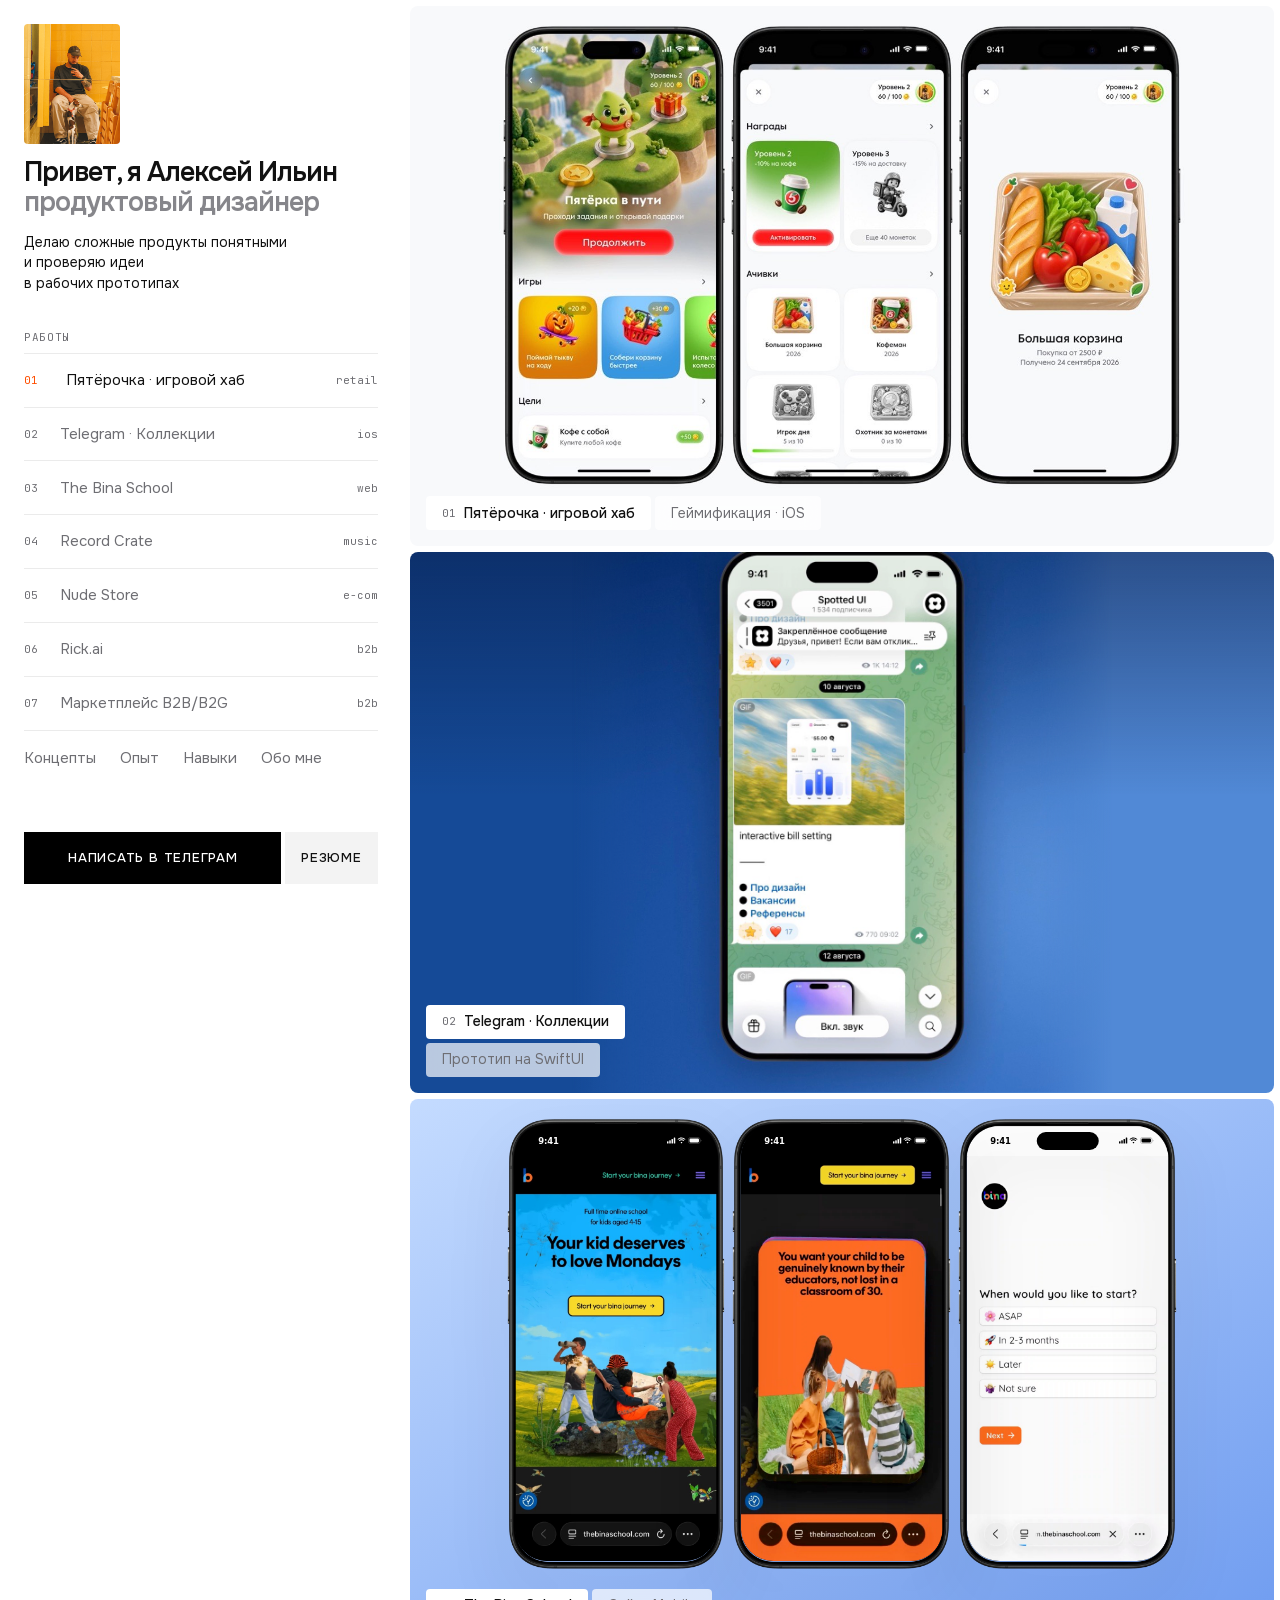
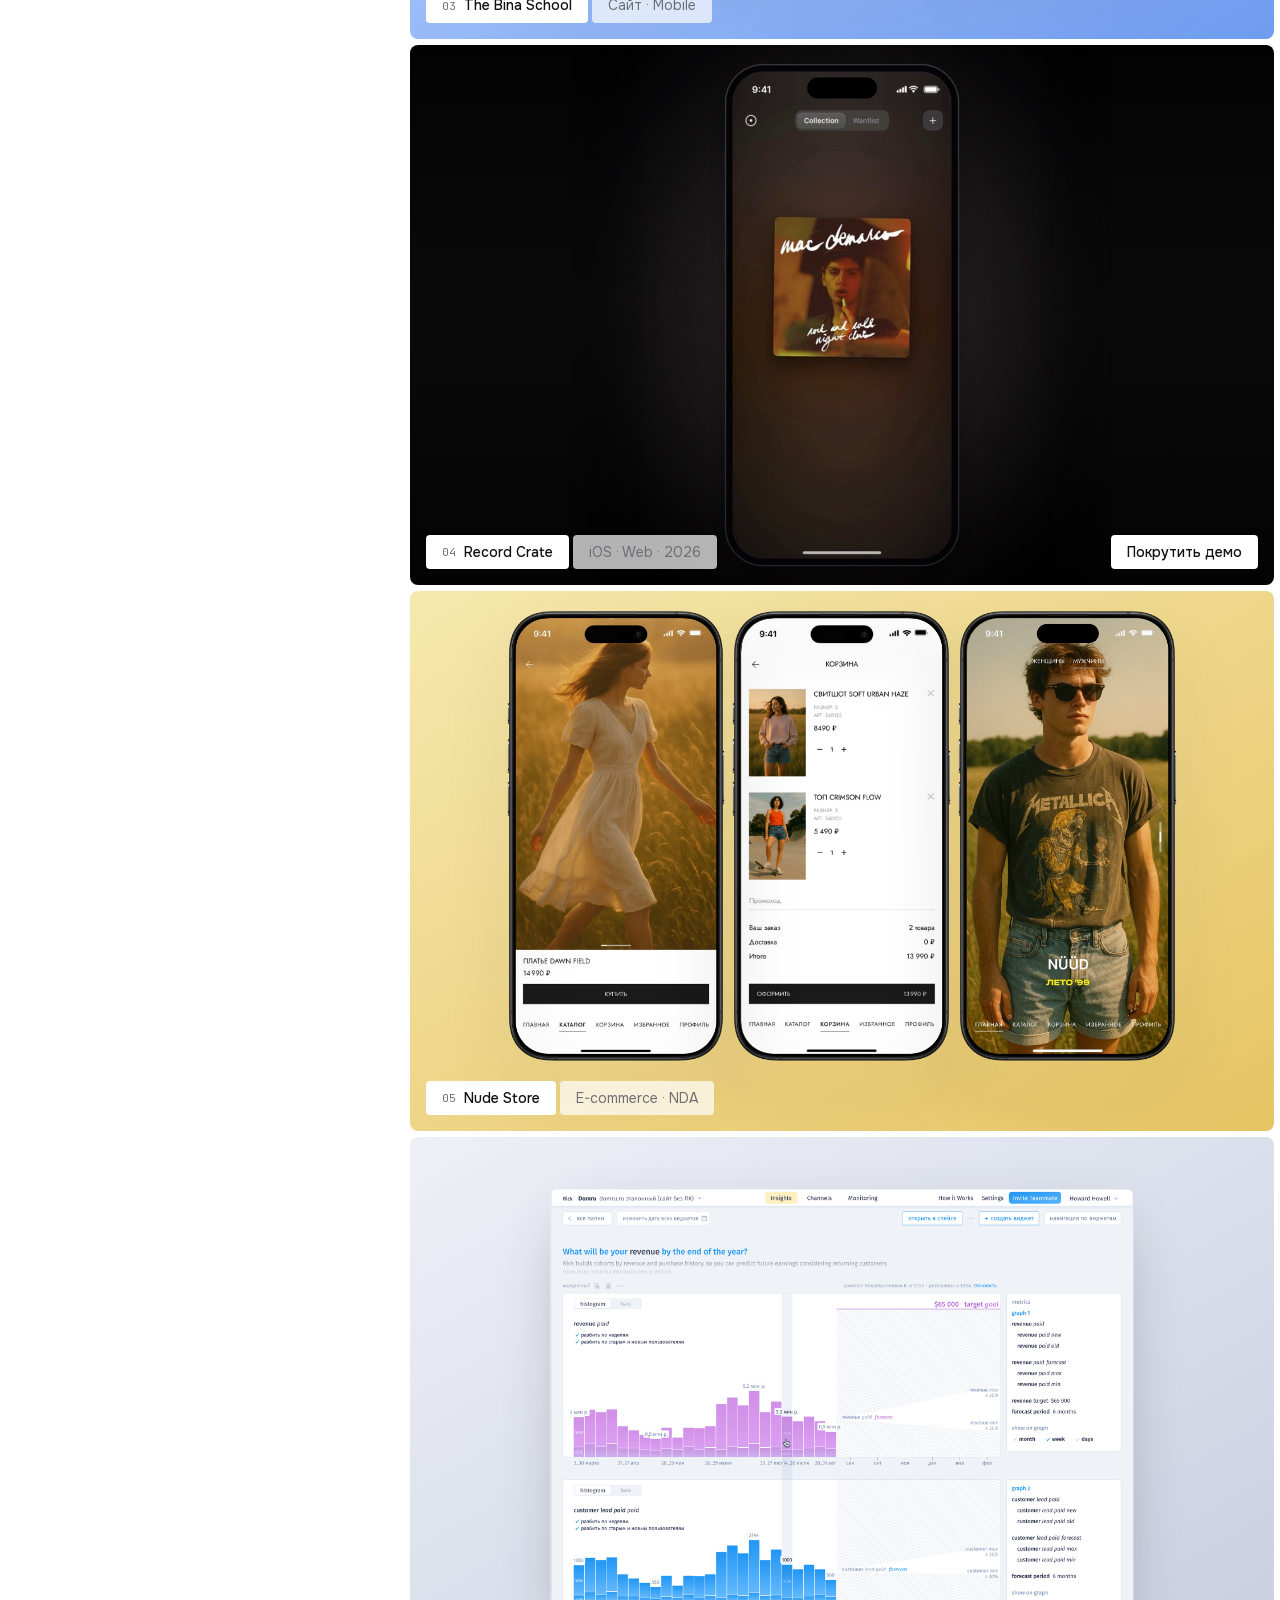
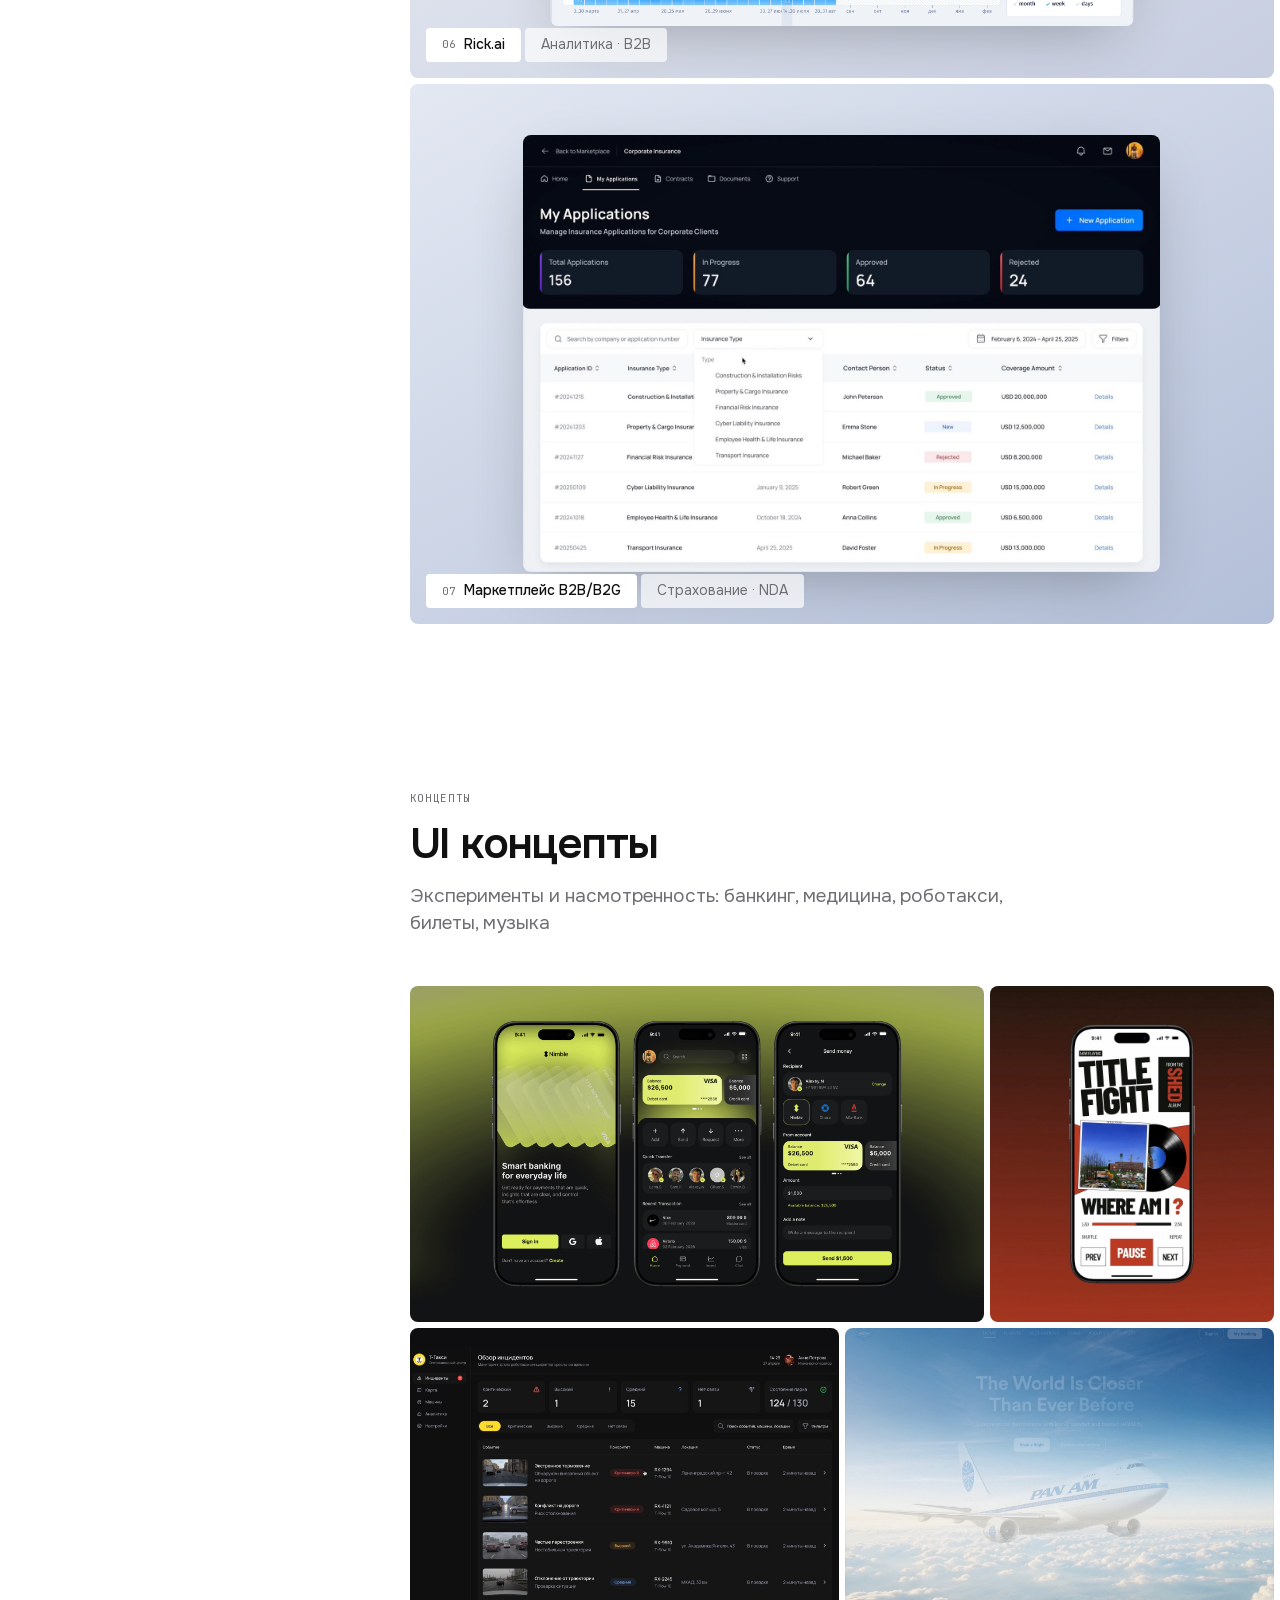
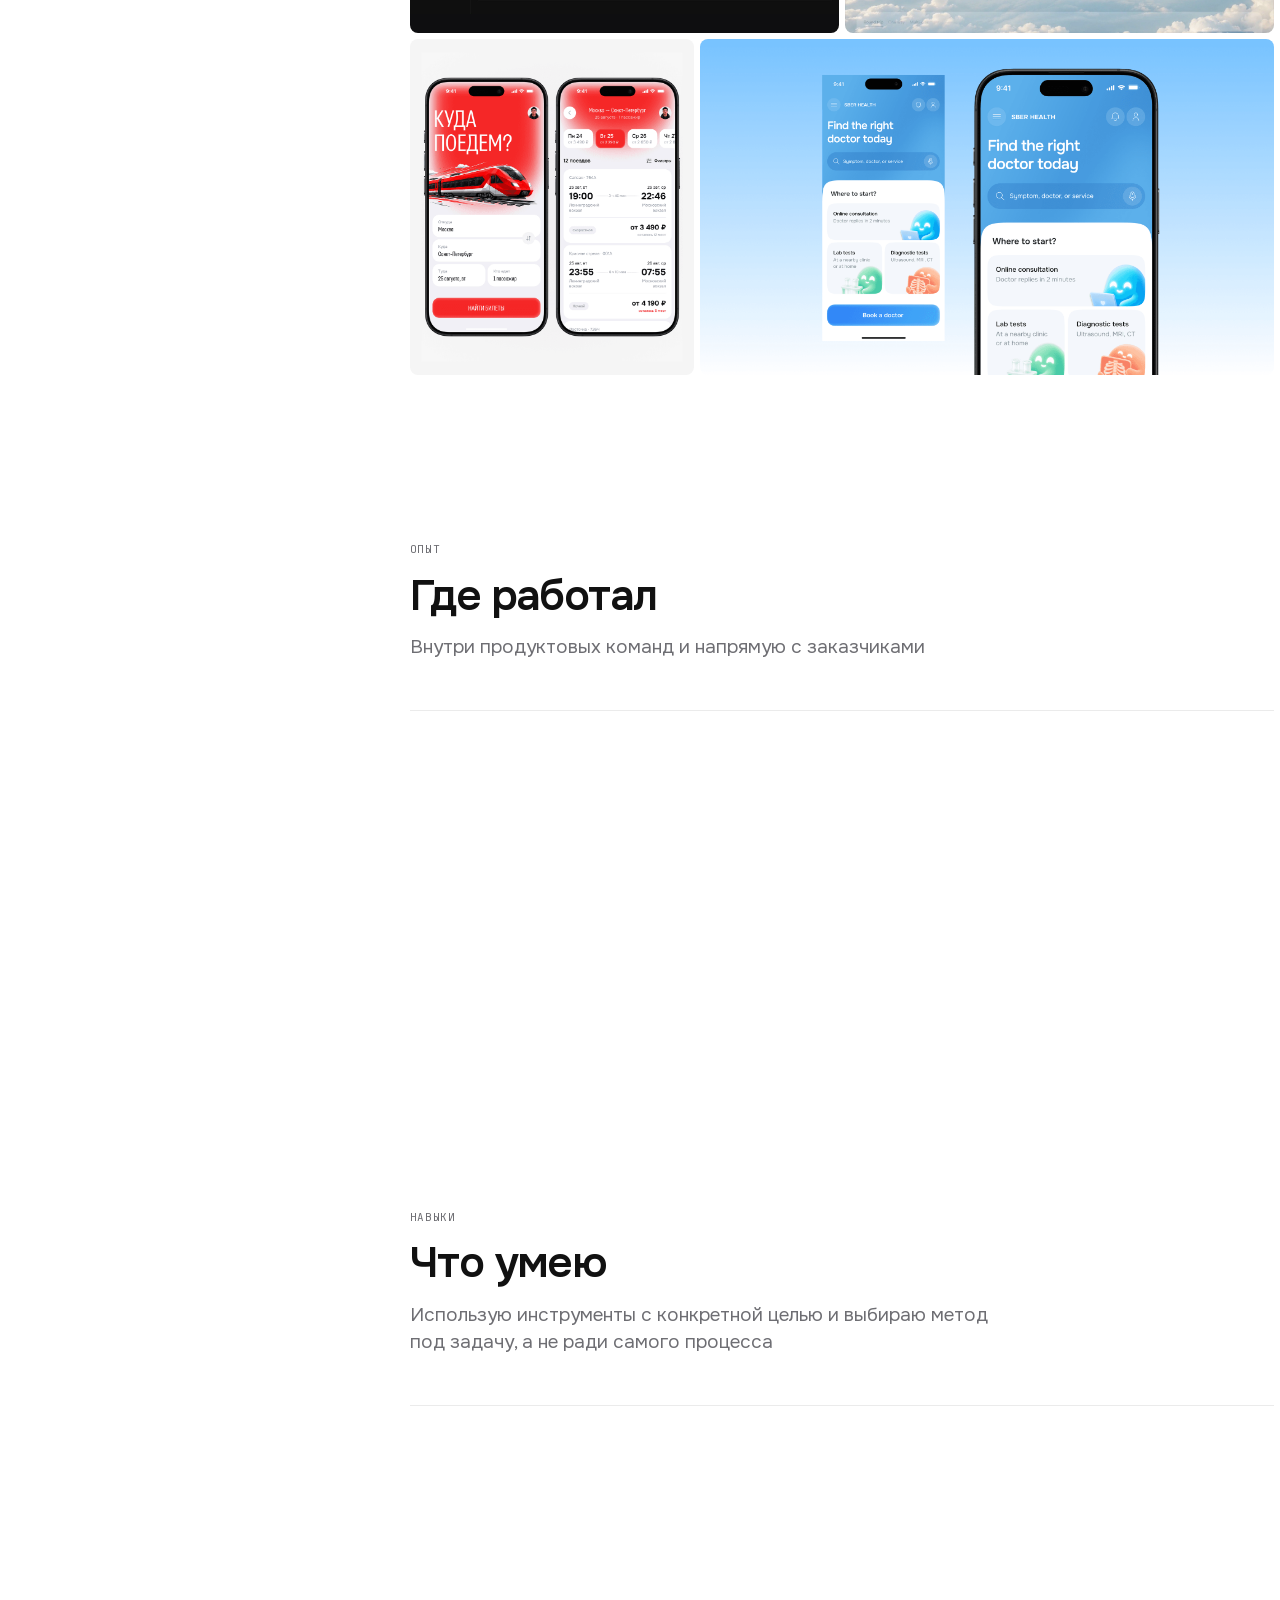
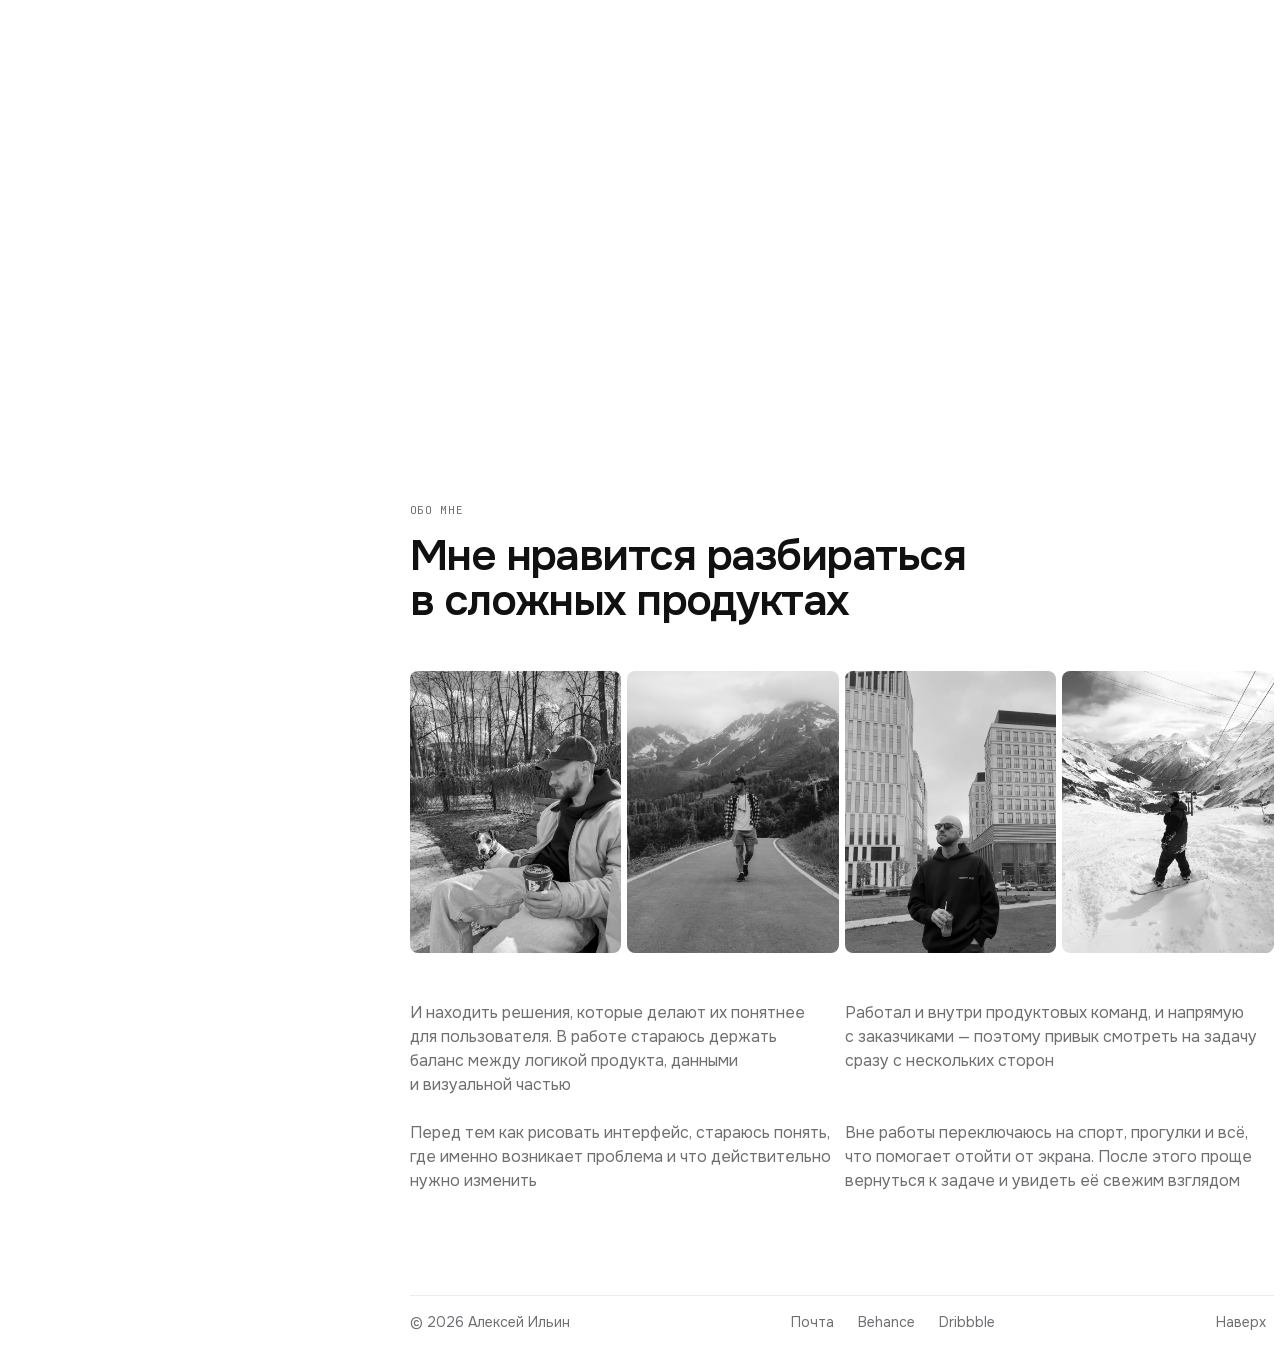
<file: index.html>
<!doctype html>
<html lang="ru">
<head>
  <meta charset="utf-8">
  <meta name="viewport" content="width=device-width, initial-scale=1, viewport-fit=cover">
  <title>Алексей Ильин — продуктовый дизайнер</title>
  <meta name="description" content="Портфолио продуктового дизайнера Алексея Ильина: аналитические платформы, e-commerce, мобильные приложения и концепты.">
  <meta name="theme-color" content="#ffffff">
  <meta property="og:title" content="Алексей Ильин — продуктовый дизайнер">
  <meta property="og:description" content="Делаю сложные продукты понятными — от аналитических платформ до интернет-магазинов">
  <meta property="og:type" content="website">
  <meta property="og:url" content="https://alexilin-design.github.io/">
  <meta property="og:image" content="https://alexilin-design.github.io/assets/new/crate.jpg">
  <link rel="canonical" href="https://alexilin-design.github.io/">
  <link rel="icon" href="assets/favicon-32.png" sizes="32x32" type="image/png">
  <link rel="icon" href="assets/favicon-64.png" sizes="64x64" type="image/png">
  <link rel="apple-touch-icon" href="assets/apple-touch-icon.png">
  <link rel="preload" as="image" href="assets/work/x5.jpg" fetchpriority="high">
  <link rel="stylesheet" href="fonts.css?v=3">
  <link rel="stylesheet" href="styles.css?v=86">
  <!-- Яндекс Метрика: посещения, вебвизор и цели (Телеграм, резюме, кейсы, демо) -->
  <script>
    (function(m,e,t,r,i,k,a){m[i]=m[i]||function(){(m[i].a=m[i].a||[]).push(arguments)};
    m[i].l=1*new Date();
    for (var j = 0; j < document.scripts.length; j++) {if (document.scripts[j].src === r) { return; }}
    k=e.createElement(t),a=e.getElementsByTagName(t)[0],k.async=1,k.src=r,a.parentNode.insertBefore(k,a)})
    (window, document, "script", "https://mc.yandex.ru/metrika/tag.js?id=113889488", "ym");
    ym(113889488, "init", { ssr: true, webvisor: true, clickmap: true, accurateTrackBounce: true, trackLinks: true });
  </script>
</head>
<body>
  <noscript><div><img src="https://mc.yandex.ru/watch/113889488" style="position:absolute; left:-9999px;" alt=""></div></noscript>
  <div class="layout">
    <!-- Левая колонка: закреплена на десктопе -->
    <aside class="intro" id="top">
      <header class="profile">
        <img class="profile__photo" src="assets/avatar.jpg" alt="Алексей Ильин" width="372" height="512">
        <h1>Привет<i>,</i> я&nbsp;Алексей&nbsp;Ильин<br><span>продуктовый дизайнер</span></h1>
      </header>

      <p class="lead">Делаю сложные продукты понятными и&nbsp;проверяю идеи<br class="br-desktop"> в&nbsp;рабочих прототипах</p>

      <!-- Работы и разделы — одна навигационная группа; контакты отдельно внизу -->
      <div class="nav-block">
      <nav class="index line--works" aria-label="Работы">
        <span class="eyebrow">Работы</span>
        <a href="#case-01" data-target="case-01"><b>01</b><span>Пятёрочка · игровой хаб</span><em>retail</em></a>
        <a href="#case-02" data-target="case-02"><b>02</b><span>Telegram · Коллекции</span><em>ios</em></a>
        <a href="#case-03" data-target="case-03"><b>03</b><span>The Bina School</span><em>web</em></a>
        <a href="#case-04" data-target="case-04"><b>04</b><span>Record Crate</span><em>music</em></a>
        <a href="#case-05" data-target="case-05"><b>05</b><span>Nude Store</span><em>e-com</em></a>
        <a href="#case-06" data-target="case-06"><b>06</b><span>Rick.ai</span><em>b2b</em></a>
        <a href="#case-07" data-target="case-07"><b>07</b><span>Маркетплейс B2B/B2G</span><em>b2b</em></a>
      </nav>
      <nav class="sections" aria-label="Разделы">
        <a href="#concepts" data-target="concepts">Концепты</a>
        <a href="#experience" data-target="experience">Опыт</a>
        <a href="#skills" data-target="skills">Навыки</a>
        <a href="#about" data-target="about">Обо&nbsp;мне</a>
      </nav>
      </div>

      <div class="contact">
        <div class="actions">
          <a class="btn btn--primary" href="https://t.me/alexanimal" target="_blank" rel="noopener"><span class="roll"><span class="roll__line"><span>Написать в&nbsp;Телеграм</span></span><span class="roll__line" aria-hidden="true"><span>Написать в&nbsp;Телеграм</span></span></span></a>
          <a class="btn" href="https://docs.google.com/document/d/1sTrpl-XUrUpNoLDVwXsISRm1s8lqDhU_dGN__ldNFXg/edit?usp=sharing" target="_blank" rel="noopener"><span class="roll"><span class="roll__line"><span>Резюме</span></span><span class="roll__line" aria-hidden="true"><span>Резюме</span></span></span></a>
        </div>
      </div>
    </aside>

    <!-- Правая колонка: работы и всё остальное -->
    <main class="work">
      <article class="case" id="case-01" data-index="01" style="--bg: #f8f9fb">
        <div class="case__media case__media--cover">
          <video class="lazy-video" muted loop playsinline preload="none" poster="assets/work/x5.jpg" data-src="assets/work/x5.mp4"></video>
        </div>
        <div class="case__bar">
          <span class="chip"><b>01</b> Пятёрочка · игровой хаб</span>
          <span class="chip chip--ghost">Геймификация · iOS</span>
        </div>
        <div class="case__about">
          <h2>Пятёрочка · игровой хаб</h2>
          <p class="case__meta">Мобильное приложение · геймификация · 2026</p>
          <div class="story">
            <div class="story__row"><h3>Проблема</h3><div><p>Игры, задания и&nbsp;промоакции разбросаны по&nbsp;приложению и&nbsp;не&nbsp;связаны между&nbsp;собой. Пользователь каждый раз заново ищет, где&nbsp;активность и&nbsp;что&nbsp;он&nbsp;получит. Нет общего прогресса и&nbsp;места, куда хочется вернуться, поэтому геймификация выглядит набором разовых кампаний</p></div></div>
            <div class="story__row"><h3>Решение</h3><div><p>Единый игровой хаб с&nbsp;общим XP-прогрессом: покупки, задания и&nbsp;игры двигают один уровень. Наверху не&nbsp;каталог игр, а&nbsp;сам пользователь: его&nbsp;прогресс, ближайшая награда и&nbsp;действие, которое к&nbsp;ней приблизит. Игры сохраняют свои правила, а&nbsp;сезонный контент обновляется внутри постоянной системы</p></div></div>
            <div class="story__row"><h3>Итог</h3><div><p>Цикл «действие → XP → награда → следующая цель → возвращение». Успех меряем по&nbsp;возвращаемости в&nbsp;хаб и&nbsp;конверсии из&nbsp;хаба в&nbsp;покупку</p></div></div>
          </div>
        </div>
      </article>

      <article class="case" id="case-02" data-index="02" style="--bg: linear-gradient(180deg, rgba(4,22,64,.5), rgba(4,22,64,0) 45%), linear-gradient(90deg, #154a97 19%, #5189d6 81%)">
        <div class="case__media case__media--contain">
          <video class="lazy-video" muted loop playsinline preload="none" data-poster="assets/new/tg.jpg" data-src="assets/new/tg.mp4"></video>
        </div>
        <div class="case__bar">
          <span class="chip"><b>02</b> Telegram · Коллекции</span>
          <span class="chip chip--ghost">Прототип на SwiftUI</span>
        </div>
        <div class="case__about">
          <h2>Коллекции в&nbsp;Избранном</h2>
          <p class="case__meta">Фича для&nbsp;Telegram · iOS · прототип на&nbsp;SwiftUI</p>
          <div class="story">
            <div class="story__row"><h3>Проблема</h3><div><p>Сохранённые посты падают в&nbsp;Избранное одной кучей или&nbsp;раскладываются по&nbsp;каналам, откуда взяты. А&nbsp;хочется по&nbsp;своим темам: дизайн, мемы, работа. Теги в&nbsp;Premium нужно проставлять отдельно, после&nbsp;сохранения, и&nbsp;про&nbsp;них легко забыть</p></div></div>
            <div class="story__row"><h3>Решение</h3><div><p>Пересылаешь пост в&nbsp;Избранное и&nbsp;сразу выбираешь коллекцию или&nbsp;создаёшь новую, без&nbsp;лишнего шага. В&nbsp;Избранном появляется вкладка «Коллекции», и&nbsp;свежая сохранёнка поднимает папку наверх</p></div></div>
            <div class="story__row"><h3>Итог</h3><div><p>Живой прототип на&nbsp;SwiftUI, который повторяет нативный Telegram</p></div></div>
          </div>
        </div>
      </article>

      <article class="case" id="case-03" data-index="03" style="--bg: linear-gradient(150deg,#c4dbff,#6f9cf0)">
        <div class="case__media case__media--phones">
          <div class="device"><div class="device__screen device__screen--rec"><img src="assets/work/bina-home.jpg" alt="Главная The Bina School" loading="lazy"></div><img class="device__frame" src="assets/iphone-frame.png" alt="" aria-hidden="true" loading="lazy"></div>
          <div class="device"><div class="device__screen device__screen--rec"><video class="lazy-video" muted loop playsinline preload="none" data-poster="assets/work/bina-cards.jpg" data-src="assets/work/bina-cards.mp4"></video></div><img class="device__frame" src="assets/iphone-frame.png" alt="" aria-hidden="true" loading="lazy"></div>
          <div class="device"><div class="device__screen device__screen--rec device__screen--light"><video class="lazy-video" muted loop playsinline preload="none" data-poster="assets/work/bina-quiz.jpg" data-src="assets/work/bina-quiz.mp4"></video></div><img class="device__frame" src="assets/iphone-frame.png" alt="" aria-hidden="true" loading="lazy"></div>
        </div>
        <div class="case__bar">
          <span class="chip"><b>03</b> The Bina School</span>
          <span class="chip chip--ghost">Сайт · Mobile</span>
        </div>
        <div class="case__about">
          <h2>The Bina School</h2>
          <p class="case__meta">Международная онлайн-школа · квиз записи на&nbsp;звонок</p>
          <div class="story">
            <div class="story__row"><h3>Проблема</h3><div><p>В&nbsp;квизе перед&nbsp;звонком с&nbsp;менеджером было около 20&nbsp;вопросов, а&nbsp;контакт и&nbsp;запись стояли в&nbsp;самом конце. Пользователь уставал раньше, чем становился лидом</p></div></div>
            <div class="story__row"><h3>Решение</h3><div><p>Разобрал воронку по&nbsp;шагам и&nbsp;записи Вебвизора, нашёл три точки отвала. Сократил квиз с&nbsp;20&nbsp;вопросов до&nbsp;8, ценность показал в&nbsp;начале, к&nbsp;личным вопросам добавил «зачем спрашиваем», цену перенёс ближе к&nbsp;концу</p></div></div>
            <div class="story__row"><h3>Итог</h3><div><p class="story__num">5% → 18%</p><p>Конверсия из&nbsp;квиза в&nbsp;запись на&nbsp;звонок. Отвал на&nbsp;первом экране снизился с&nbsp;32% до&nbsp;19%</p></div></div>
          </div>
        </div>
      </article>

      <article class="case" id="case-04" data-index="04" style="--bg: linear-gradient(180deg, #030303, #0a0a0a 50%, #030303)">
        <div class="case__media case__media--contain">
          <video class="lazy-video" muted loop playsinline preload="none" data-poster="assets/new/crate.jpg" data-src="assets/new/crate.mp4"></video>
        </div>
        <div class="case__bar">
          <span class="chip"><b>04</b> Record Crate</span>
          <span class="chip chip--ghost">iOS · Web · 2026</span>
          <button class="chip chip--btn" data-demo="crate.html">Покрутить демо</button>
        </div>
        <div class="case__about">
          <h2>Record Crate</h2>
          <p class="case__meta">Пет-проект · iOS · Web · 2026</p>
          <div class="story">
            <div class="story__row"><h3>Проблема</h3><div><p>Приложения для&nbsp;винила вроде Discogs&nbsp;— это каталоги и&nbsp;таблицы. Коллекцию они&nbsp;учитывают хорошо, но&nbsp;в&nbsp;них нет главного удовольствия: перебирать конверты и&nbsp;доставать пластинку</p></div></div>
            <div class="story__row"><h3>Решение</h3><div><p>Веер конвертов с&nbsp;инерцией, пружинами и&nbsp;хаптиком, фон подсвечивается цветом обложки. Пластинка выезжает из&nbsp;конверта и&nbsp;вращается, на&nbsp;обороте трек-лист. Есть импорт из&nbsp;Discogs, wantlist с&nbsp;ценами и&nbsp;кнопка «Слушать» в&nbsp;стримингах</p></div></div>
            <div class="story__row"><h3>Итог</h3><div><p>Приложение работает на&nbsp;iOS и&nbsp;в&nbsp;вебе, демо можно покрутить прямо здесь</p></div></div>
          </div>
          <button class="sheet__btn" data-demo="crate.html"><span class="roll"><span class="roll__line"><span>Покрутить демо</span></span><span class="roll__line" aria-hidden="true"><span>Покрутить демо</span></span></span></button>
        </div>
      </article>

      <article class="case" id="case-05" data-index="05" style="--bg: linear-gradient(150deg,#f6e8ae,#e6c463)">
        <div class="case__media case__media--phones">
          <div class="device"><div class="device__screen"><img src="assets/work/nude-screen-1.jpg" alt="Главная Nude Store" loading="lazy"></div><img class="device__frame" src="assets/iphone-frame.png" alt="" aria-hidden="true" loading="lazy"></div>
          <div class="device"><div class="device__screen"><img src="assets/work/nude-screen-2.jpg" alt="Корзина Nude Store" loading="lazy"></div><img class="device__frame" src="assets/iphone-frame.png" alt="" aria-hidden="true" loading="lazy"></div>
          <div class="device"><div class="device__screen device__screen--island"><video class="lazy-video" muted loop playsinline preload="none" data-poster="assets/work/nude.jpg" data-src="assets/work/nude.mp4"></video></div><img class="device__frame" src="assets/iphone-frame.png" alt="" aria-hidden="true" loading="lazy"></div>
        </div>
        <div class="case__bar">
          <span class="chip"><b>05</b> Nude Store</span>
          <span class="chip chip--ghost">E-commerce · NDA</span>
        </div>
        <div class="case__about">
          <h2>Nude Store</h2>
          <p class="case__meta">E-commerce · кейс обезличен по&nbsp;NDA</p>
          <div class="story">
            <div class="story__row"><h3>Проблема</h3><div><p>Бренд продаёт настроение, а&nbsp;типичный интерфейс магазина топит фотографии в&nbsp;фильтрах, плашках и&nbsp;кнопках, и&nbsp;одежда выглядит как&nbsp;товар на&nbsp;маркетплейсе</p></div></div>
            <div class="story__row"><h3>Решение</h3><div><p>Редакционный подход: фото на&nbsp;весь экран, интерфейс отходит на&nbsp;второй план. В&nbsp;карточке только название, цена и&nbsp;одна кнопка «Купить». Корзина прозрачная: размер, артикул, доставка и&nbsp;итоговая сумма прямо на&nbsp;кнопке оформления</p></div></div>
          </div>
        </div>
      </article>

      <article class="case" id="case-06" data-index="06" style="--bg: linear-gradient(150deg,#eef0f6,#c7cee0)">
        <div class="case__media case__media--shot">
          <img src="assets/work/rick.png" alt="Дашборд Rick.ai" loading="lazy">
        </div>
        <div class="case__bar">
          <span class="chip"><b>06</b> Rick.ai</span>
          <span class="chip chip--ghost">Аналитика · B2B</span>
        </div>
        <div class="case__about">
          <h2>Rick.ai</h2>
          <p class="case__meta">Платформа сквозной аналитики · объяснение метрик</p>
          <div class="story">
            <div class="story__row"><h3>Проблема</h3><div><p>В&nbsp;виджете десятки показателей. Пользователь видит «$3.8», но&nbsp;не&nbsp;понимает, что&nbsp;это значит для&nbsp;бизнеса, как&nbsp;посчитано и&nbsp;когда&nbsp;применять, и&nbsp;за&nbsp;ответом уходит в&nbsp;документацию</p></div></div>
            <div class="story__row"><h3>Решение</h3><div><p>Объяснение появляется по&nbsp;наведению прямо рядом с&nbsp;цифрой и&nbsp;рассказывает историю на&nbsp;данных самого пользователя: «потратили $14&nbsp;629, получили 3&nbsp;826 лидов». Дальше идут формула и&nbsp;подсказка, когда&nbsp;применять метрику</p></div></div>
            <div class="story__row"><h3>Дальше</h3><div><p>Кнопка «Как&nbsp;проверить цифру?», которая отправляет вопрос в&nbsp;чат вместе с&nbsp;контекстом виджета</p></div></div>
          </div>
        </div>
      </article>

      <article class="case" id="case-07" data-index="07" style="--bg: linear-gradient(150deg,#e3e8f2,#b3bfd8)">
        <div class="case__media case__media--shot">
          <video class="lazy-video" muted loop playsinline preload="none" data-poster="assets/work/b2b.jpg" data-src="assets/work/b2b.mp4"></video>
        </div>
        <div class="case__bar">
          <span class="chip"><b>07</b> Маркетплейс B2B/B2G</span>
          <span class="chip chip--ghost">Страхование · NDA</span>
        </div>
        <div class="case__about">
          <h2>Маркетплейс услуг для&nbsp;B2B и&nbsp;B2G</h2>
          <p class="case__meta">Страхование юрлиц · кейс обезличен по&nbsp;NDA</p>
          <div class="story">
            <div class="story__row"><h3>Проблема</h3><div><p>У&nbsp;корпоративного клиента десятки заявок по&nbsp;разным видам страхования, и&nbsp;понять, что&nbsp;в&nbsp;работе, что&nbsp;одобрено и&nbsp;что&nbsp;отклонено, можно только через&nbsp;переписку с&nbsp;менеджером</p></div></div>
            <div class="story__row"><h3>Решение</h3><div><p>Личный кабинет, где&nbsp;сверху сводка по&nbsp;статусам (всего, в&nbsp;работе, одобрено, отклонено), а&nbsp;ниже таблица заявок с&nbsp;поиском, фильтром по&nbsp;виду страхования и&nbsp;периоду. Новая заявка создаётся одной кнопкой, договоры и&nbsp;документы лежат рядом</p></div></div>
          </div>
        </div>
      </article>

      <!-- Концепты -->
      <section class="block" id="concepts">
        <header class="block__head"><span class="eyebrow">Концепты</span><h2>UI концепты</h2><p>Эксперименты и&nbsp;насмотренность: банкинг, медицина, роботакси, билеты, музыка</p></header>
        <div class="bento">
          <figure class="span-4" style="--nat: 6400 / 3744"><img src="assets/concepts/c2.png" alt="Концепт банковского приложения" loading="lazy"></figure>
          <figure class="span-2 fill" style="--nat: 1100 / 1080; --zoom: 1.25; --m-zoom: 1.5"><video class="lazy-video" muted loop playsinline preload="none" data-poster="assets/concepts/c5.jpg" data-src="assets/concepts/c5.mp4"></video></figure>
          <figure class="span-3 fit" style="--fig-bg: #0e0e10; --nat: 2870 / 1788"><video class="lazy-video" muted loop playsinline preload="none" data-poster="assets/concepts/c3.jpg" data-src="assets/concepts/c3.mp4"></video></figure>
          <figure class="span-3" style="--nat: 3144 / 2240"><video class="lazy-video" muted loop playsinline preload="none" data-poster="assets/concepts/c7.jpg" data-src="assets/concepts/c7.mp4"></video></figure>
          <figure class="span-2 fill" style="--fig-bg: #f5f5f5; --nat: 4400 / 4320; --zoom: 0.92"><img src="assets/concepts/c6.png" alt="Концепт покупки ж/д билетов" loading="lazy"></figure>
          <figure class="span-4" style="--nat: 6400 / 3744"><img src="assets/concepts/c1.png" alt="Концепт медицинского приложения" loading="lazy"></figure>
        </div>
      </section>

      <!-- Опыт -->
      <section class="block" id="experience">
        <header class="block__head"><span class="eyebrow">Опыт</span><h2>Где&nbsp;работал</h2><p>Внутри продуктовых команд и&nbsp;напрямую с&nbsp;заказчиками</p></header>
        <div class="rows">
          <div class="row">
            <span class="row__date">05.2024&nbsp;— сейчас</span>
            <div><h3>Product Heroes × Rick.ai <i class="tag-now">сейчас</i></h3><p>Проектирую интерфейсы аналитической платформы, улучшаю навигацию и&nbsp;пользовательские сценарии, работаю с&nbsp;JTBD, аналитикой и&nbsp;продуктовыми гипотезами</p></div>
          </div>
          <div class="row">
            <span class="row__date">03.2022&nbsp;— 04.2024</span>
            <div><h3>MaxForte</h3><p>Разработал интернет-магазин, онлайн-калькулятор и&nbsp;новые сценарии оформления заказа, помогая перевести продажи и&nbsp;коммуникации в&nbsp;онлайн</p></div>
          </div>
        </div>
      </section>

      <!-- Навыки -->
      <section class="block" id="skills">
        <header class="block__head"><span class="eyebrow">Навыки</span><h2>Что&nbsp;умею</h2><p>Использую инструменты с&nbsp;конкретной целью и&nbsp;выбираю метод под&nbsp;задачу, а&nbsp;не&nbsp;ради самого процесса</p></header>
        <div class="rows">
          <div class="row">
            <span class="row__date">Visual &amp; UI</span>
            <div><p>Знаю, чем&nbsp;отличаются платформы друг от&nbsp;друга и&nbsp;как&nbsp;интерфейс должен ощущаться привычно для&nbsp;пользователя</p><p class="list">HIG · Material Design · Grid Systems · Mobile Apps · Web-interfaces</p></div>
          </div>
          <div class="row">
            <span class="row__date">Системы</span>
            <div><p>Собираю дизайн-системы и&nbsp;UI-киты, которые помогают команде, а&nbsp;не&nbsp;мешают ей</p><p class="list">Design Systems · UI-kit · Brand Identity · Айдентика · Lottie</p></div>
          </div>
          <div class="row">
            <span class="row__date">AI и&nbsp;код</span>
            <div><p>Внедряю нейросети для&nbsp;генерации контента и&nbsp;ускорения рутины&nbsp;— и&nbsp;довожу идеи до&nbsp;живых прототипов</p><p class="list">HTML/CSS · Vibe-coding · SwiftUI-прототипы · Графика</p></div>
          </div>
        </div>
        <div class="tools" aria-label="Инструменты">
          <img src="assets/tools/t1.png" alt="" loading="lazy"><img src="assets/tools/t2.png" alt="" loading="lazy"><img src="assets/tools/t3.png" alt="" loading="lazy"><img src="assets/tools/t4.png" alt="" loading="lazy"><img src="assets/tools/t5.png" alt="" loading="lazy"><img src="assets/tools/t6.png" alt="" loading="lazy"><img src="assets/tools/t7.png" alt="" loading="lazy"><img src="assets/tools/t8.png" alt="" loading="lazy"><img src="assets/tools/t9.png" alt="" loading="lazy"><img src="assets/tools/t10.png" alt="" loading="lazy"><img src="assets/tools/t11.png" alt="" loading="lazy"><img src="assets/tools/t12.png" alt="" loading="lazy"><img src="assets/tools/t13.png" alt="" loading="lazy">
        </div>
      </section>

      <!-- Обо мне -->
      <section class="block" id="about">
        <header class="block__head"><span class="eyebrow">Обо&nbsp;мне</span><h2>Мне&nbsp;нравится разбираться в&nbsp;сложных продуктах</h2></header>
        <div class="photos">
          <img src="assets/about/8PV7jIolYNZdfS3q8WeL6yW9eU.jpg" alt="" loading="lazy">
          <img src="assets/about/G6LbH5DGniWimvGcT8dl81g0g1g.jpg" alt="" loading="lazy">
          <img src="assets/about/Q3R2uDHuQoPPUZLZtouUqZXQy1I.jpg" alt="" loading="lazy">
          <img src="assets/about/tiEcsqMaIbynhCHzqR3rdQhNJrg.jpg" alt="" loading="lazy">
        </div>
        <div class="cols">
          <p>И&nbsp;находить решения, которые делают их&nbsp;понятнее для&nbsp;пользователя. В&nbsp;работе стараюсь держать баланс между&nbsp;логикой продукта, данными и&nbsp;визуальной частью</p>
          <p>Работал и&nbsp;внутри продуктовых команд, и&nbsp;напрямую с&nbsp;заказчиками&nbsp;— поэтому привык смотреть на&nbsp;задачу сразу с&nbsp;нескольких сторон</p>
          <p>Перед&nbsp;тем&nbsp;как&nbsp;рисовать интерфейс, стараюсь понять, где&nbsp;именно возникает проблема и&nbsp;что&nbsp;действительно нужно изменить</p>
          <p>Вне&nbsp;работы переключаюсь на&nbsp;спорт, прогулки и&nbsp;всё, что&nbsp;помогает отойти от&nbsp;экрана. После&nbsp;этого проще вернуться к&nbsp;задаче и&nbsp;увидеть её&nbsp;свежим взглядом</p>
        </div>
      </section>

      <footer class="footer">
        <!-- На десктопе кнопка «Написать» всегда видна в левой колонке, здесь она нужна только на телефоне -->
        <a class="btn btn--primary footer__cta" href="https://t.me/alexanimal" target="_blank" rel="noopener"><span class="roll"><span class="roll__line"><span>Написать в&nbsp;Телеграм</span></span><span class="roll__line" aria-hidden="true"><span>Написать в&nbsp;Телеграм</span></span></span></a>
        <div class="footer__row">
          <span>© 2026 Алексей Ильин</span>
          <nav class="footer__links" aria-label="Контакты">
            <a href="mailto:alexanimall@gmail.com">Почта</a>
            <a href="https://www.behance.net/alexanimal9bf9" target="_blank" rel="noopener">Behance</a>
            <a href="https://dribbble.com/xalexanimalx" target="_blank" rel="noopener">Dribbble</a>
          </nav>
          <a href="#top">Наверх</a>
        </div>
      </footer>
    </main>
  </div>

  <dialog class="sheet" id="sheet" aria-label="Описание проекта">
    <div class="sheet__panel">
      <div class="sheet__top"><span data-sheet-index></span><button class="sheet__close" aria-label="Закрыть">Закрыть ✕</button></div>
      <div class="sheet__media" data-sheet-media></div>
      <div class="sheet__body" data-sheet-body></div>
      <nav class="sheet__nav"><button data-sheet-step="-1">Предыдущий</button><button data-sheet-step="1">Следующий</button></nav>
    </div>
  </dialog>

  <dialog class="demo" id="demo" aria-label="Живое демо Record Crate">
    <button class="demo__close" aria-label="Закрыть">Закрыть ✕</button>
    <div class="demo__phone"><iframe title="Record Crate — демо" loading="lazy"></iframe></div>
    <p class="demo__hint">Тяните веер мышью · <a href="crate.html" target="_blank" rel="noopener">открыть на&nbsp;весь экран ↗</a></p>
  </dialog>

  <script src="main.js?v=25" defer></script>
</body>
</html>
</file>
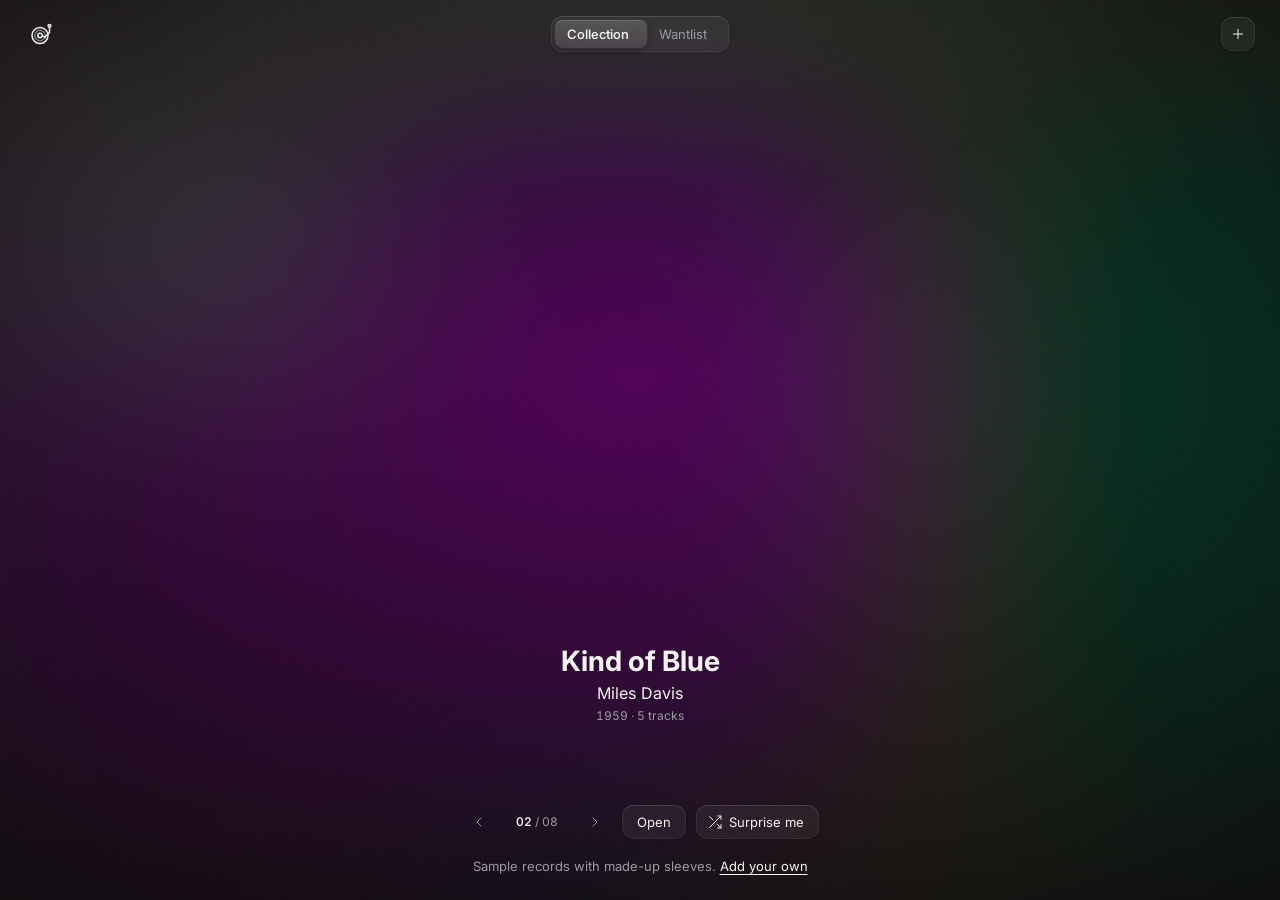
<file: crate.html>
<!doctype html>
<html lang="en">
<head>
<meta charset="utf-8">
<meta name="viewport" content="width=device-width,initial-scale=1,viewport-fit=cover">
<style>:root{color-scheme:light;padding-top:env(safe-area-inset-top,0px);padding-bottom:env(safe-area-inset-bottom,0px)}body{margin:0;font:14px system-ui,sans-serif}img{max-width:100%}[hidden]{display:none!important}</style>
</head>
<body>
<title>Record Crate</title>
<meta name="claude:viewport-fit-sides" content="cover">
<link rel="preconnect" href="https://fonts.googleapis.com">
<link rel="stylesheet" href="https://fonts.googleapis.com/css2?family=Inter:opsz,wght@14..32,100..900&display=swap">
<style>
/* Layout: a fan of sleeves with one record at the centre; title under it, controls at the foot.
   System: Fluid Functionalism, dark. Surfaces #171717 → #484848, hover +6% white, active +10%.
   Controls 36px (rows too), padding 16 / 12 beside an icon, radius 8 inside 12. Type: display 28/34 · title 16/22 · body 13/20 · caption 12/16 · micro 11/14.
   Weights: normal 400 / semibold 550 (headings, selected) / bold 700 (page title only). Two text colours: foreground and muted. Motion: fast .08 / moderate .16 / slow .24, exits one tier quicker. */
:root{
  --surface-1:#171717;--surface-2:#1E1E1E;--surface-3:#252525;--surface-4:#2C2C2C;--surface-5:#333333;--surface-6:#3A3A3A;--surface-7:#414141;
  --bg:var(--surface-1);
  --fg:#F5F5F5;
  --muted-fg:#A3A3A3;
  --muted:#1E1E1E;
  --border:color-mix(in oklab, var(--fg) 12%, transparent);
  --hover:rgb(255 255 255 / .06);
  --active:rgb(255 255 255 / .1);
  --tint:rgb(255 255 255 / .25);--tint-hover:rgb(255 255 255 / .2);
  --focus:#6B97FF;
  --destructive:#FCA5A5;
  --dm-drop:rgba(0,0,0,.18);
  --shadow-3:inset 0 1px 0 0 rgba(255,255,255,.02), inset 0 0 0 1px rgba(255,255,255,.02), 0 0 0 1px rgba(0,0,0,.12), 0 1px 1px -.5px var(--dm-drop), 0 3px 3px -1.5px var(--dm-drop);
  --shadow-4:inset 0 1px 0 0 rgba(255,255,255,.02), inset 0 0 0 1px rgba(255,255,255,.04), 0 0 0 1px rgba(0,0,0,.14), 0 1px 1px -.5px var(--dm-drop), 0 3px 3px -1.5px var(--dm-drop), 0 6px 6px -3px var(--dm-drop);
  --shadow-5:inset 0 1px 0 0 rgba(255,255,255,.04), inset 0 0 0 1px rgba(255,255,255,.04), 0 0 0 1px rgba(0,0,0,.16), 0 1px 1px -.5px var(--dm-drop), 0 3px 3px -1.5px var(--dm-drop), 0 6px 6px -3px var(--dm-drop), 0 12px 12px -6px var(--dm-drop);
  --s1:4px;--s2:8px;--s3:16px;--s4:24px;--s5:32px;--s6:48px;
  --r1:4px;--r2:8px;--r3:12px;
  --ctl:36px;--seg-item:28px;
  --f-ui:"Inter", ui-sans-serif, system-ui, -apple-system, "Segoe UI", Arial, sans-serif;
  --f-mono:ui-monospace, SFMono-Regular, Menlo, monospace;
  --fs-display:28px;--lh-display:34px;--fs-display-compact:24px;--lh-display-compact:30px;
  --fs-title:16px;--lh-title:22px;
  --fs-subtitle:14px;--lh-subtitle:20px;
  --fs-body:13px;--lh-body:20px;
  --fs-caption:12px;--lh-caption:16px;
  --fs-micro:11px;--lh-micro:14px;
  --w-normal:'wght' 400,'opsz' 14;--w-semibold:'wght' 550,'opsz' 18;--w-bold:'wght' 700,'opsz' 25;
  --ease:cubic-bezier(.23,1,.32,1);
  --fast:80ms;--fast-exit:60ms;--moderate:160ms;--moderate-exit:120ms;--slow:240ms;--slow-exit:160ms;
  color-scheme:dark;
}
*,*::before,*::after{box-sizing:border-box}
html,body{height:100%}
body{background:var(--bg);color:var(--fg);font-family:var(--f-ui);font-size:var(--fs-body);line-height:var(--lh-body);font-variation-settings:var(--w-normal);font-weight:400;overflow:hidden;-webkit-font-smoothing:antialiased}
button,input,textarea{font:inherit;color:inherit;font-variation-settings:inherit}
:focus-visible{outline:1px solid var(--focus);outline-offset:1px}
h1,h2,h3{margin:0;font-weight:normal}

/* type roles */
.t-display{font-size:var(--fs-display);line-height:var(--lh-display);font-variation-settings:var(--w-bold);font-weight:700}
.t-title{font-size:var(--fs-title);line-height:var(--lh-title)}
.t-body,.t-13{font-size:var(--fs-body);line-height:var(--lh-body)}
.t-caption,.t-11{font-size:var(--fs-caption);line-height:var(--lh-caption);font-variant-numeric:tabular-nums}
.t-micro{font-size:var(--fs-micro);line-height:var(--lh-micro);font-variant-numeric:tabular-nums}
.muted{color:var(--muted-fg)}

/* ambient light from the record in focus, cross-fading as you browse */
.room{position:fixed;inset:0;z-index:0;overflow:hidden;background:var(--bg)}
.room .glow{position:absolute;inset:-20%;background-size:cover;background-position:center;filter:blur(96px) saturate(1.3) brightness(.5);will-change:opacity}
.room::after{content:"";position:absolute;inset:0;background:radial-gradient(80% 64% at 50% 44%,transparent 0%,rgba(23,23,23,.78) 100%)}

.app{position:relative;z-index:1;height:100%;overflow:hidden;display:grid;grid-template-rows:auto minmax(0,1fr) auto;
  padding-left:max(var(--s4),env(safe-area-inset-left,0px));padding-right:max(var(--s4),env(safe-area-inset-right,0px));padding-block:var(--s3) var(--s4)}

/* buttons — primary / secondary / tertiary / ghost. The surface sits 1px inside and a same-colour 1px spread fills it out;
   pressing collapses the spread, so the button shrinks exactly 1px per side. Presses fast, releases slow. */
.btn{position:relative;isolation:isolate;appearance:none;border:0;background:none;cursor:pointer;user-select:none;-webkit-user-select:none;
  height:var(--ctl);padding:0 16px;border-radius:var(--r2);display:inline-flex;align-items:center;justify-content:center;gap:6px;
  font-size:var(--fs-body);line-height:var(--lh-body);white-space:nowrap;text-decoration:none;color:var(--fg);transition:color var(--fast) ease}
.btn::before{content:"";position:absolute;inset:1px;z-index:-1;border-radius:inherit;background:var(--b,transparent);box-shadow:0 0 0 1px var(--s,transparent);
  transition:box-shadow 180ms var(--ease),background-color var(--fast) ease}
.btn:active::before{transition-duration:var(--fast),var(--fast)}
.btn.primary,.btn.solid{color:var(--bg);--b:var(--fg);--s:var(--fg)}
.btn.primary:hover,.btn.solid:hover{--b:color-mix(in oklab,var(--fg) 90%,var(--bg));--s:var(--b)}
.btn.primary:active::before,.btn.solid:active::before{background:color-mix(in oklab,var(--fg) 80%,var(--bg));box-shadow:0 0 0 0 transparent}
.btn.secondary{--b:var(--tint);--s:var(--tint)}
.btn.secondary:hover{--b:var(--tint-hover);--s:var(--tint-hover)}
.btn.secondary:active::before{box-shadow:0 0 0 0 transparent}
.btn.tertiary,.btn:not(.primary):not(.solid):not(.secondary):not(.ghost){--s:var(--border)}
.btn.tertiary:hover,.btn:not(.primary):not(.solid):not(.secondary):not(.ghost):hover{--b:var(--hover)}
.btn.tertiary:active::before,.btn:not(.primary):not(.solid):not(.secondary):not(.ghost):active::before{background:var(--active);box-shadow:0 0 0 0 var(--border),inset 0 0 0 1px var(--border)}
.btn.ghost{color:var(--muted-fg)}
.btn.ghost:hover{color:var(--fg);--b:var(--hover);--s:var(--hover)}
.btn.ghost:active::before{background:var(--active);box-shadow:0 0 0 0 transparent}
.btn:not(.primary):not(.solid)[aria-expanded="true"]::before{background:var(--active)}
.btn.primary[aria-expanded="true"]::before,.btn.solid[aria-expanded="true"]::before{background:color-mix(in oklab,var(--fg) 80%,var(--bg))}
.btn.icon{width:var(--ctl);padding:0}
.btn.has-icon{padding-left:12px}
.btn svg{width:16px;height:16px;flex:0 0 auto;stroke-width:1.5;transition:stroke-width var(--fast) ease}
.btn:hover svg{stroke-width:2}
.btn:disabled{opacity:.5;pointer-events:none}

/* segmented tabs: a muted track, a raised pill that slides to the selected item, semibold selected label without reflow */
.seg{position:relative;display:inline-flex;padding:var(--s1);height:var(--ctl);background:var(--muted);border-radius:var(--r3)}
.seg .pill{position:absolute;left:0;top:var(--s1);height:var(--seg-item);border-radius:var(--r2);background:var(--surface-4);box-shadow:var(--shadow-3);
  transition:transform var(--moderate) var(--ease),width var(--moderate) var(--ease);pointer-events:none}
.seg button{position:relative;z-index:1;appearance:none;border:0;background:transparent;cursor:pointer;height:var(--seg-item);padding:0 12px;border-radius:var(--r2);
  display:flex;align-items:center;gap:6px;color:var(--muted-fg);transition:color var(--fast) ease}
.seg button:hover{color:var(--fg)}
.seg button.on{color:var(--fg)}
.lbl{display:inline-flex;flex-direction:column;align-items:center;font-variation-settings:var(--w-normal);font-weight:400;transition:font-variation-settings var(--fast) ease,font-weight var(--fast) ease}
.lbl::after{content:attr(data-t);height:0;visibility:hidden;overflow:hidden;font-variation-settings:var(--w-semibold);font-weight:550}
.on>.lbl{font-variation-settings:var(--w-semibold);font-weight:550}
.seg small{font-size:var(--fs-micro);line-height:var(--lh-micro);color:var(--muted-fg);font-variant-numeric:tabular-nums}

/* top bar */
.bar{height:var(--ctl);display:grid;grid-template-columns:var(--ctl) 1fr var(--ctl);align-items:center;gap:var(--s2)}
.bar .seg{justify-self:center}
.mark{width:var(--ctl);height:var(--ctl);display:grid;place-items:center;color:var(--fg)}
.mark svg{width:24px;height:24px}
.bar .end{justify-self:end}

/* fan */
.mid{min-height:0;display:flex;flex-direction:column;justify-content:center}
.base{display:grid;justify-items:center;gap:var(--s3)}
.stage{position:relative;flex:none;height:var(--stageH,60vh);touch-action:pan-y;cursor:grab;user-select:none;-webkit-user-select:none;overflow:visible}
.stage.drag{cursor:grabbing}
.wheel{position:absolute;left:50%;top:42%;width:0;height:0}
.sl{position:absolute;left:calc(var(--S) / -2);top:calc(var(--S) / -2);width:var(--S);height:var(--S);will-change:transform;transform-origin:50% 50%}
.sl .slv{position:absolute;inset:0}
.sl .f{position:absolute;inset:0;border-radius:var(--r2);background-size:cover;background-position:center;background-color:var(--surface-3);backface-visibility:hidden;box-shadow:0 16px 40px rgba(0,0,0,.45),0 2px 6px rgba(0,0,0,.3)}
.sl .f::after{content:"";position:absolute;inset:0;border-radius:inherit;box-shadow:inset 0 0 0 1px rgba(255,255,255,.06)}
.sl .dim{position:absolute;inset:0;border-radius:var(--r2);background:var(--bg);pointer-events:none}
.sl .tag{position:absolute;left:var(--s2);top:var(--s2);height:20px;padding:0 6px;border-radius:6px;display:none;align-items:center;
  font-size:var(--fs-micro);line-height:var(--lh-micro);font-variation-settings:var(--w-semibold);font-weight:550;background:var(--fg);color:var(--bg)}
.sl.want .tag{display:inline-flex}
.sl.lift{visibility:hidden}

/* now playing */
.now{position:relative;z-index:3;display:grid;justify-items:center;padding-top:var(--s2)}
.now .txt{text-align:center;display:grid;gap:var(--s1);max-width:560px;min-width:0;transition:opacity var(--slow) var(--ease),transform var(--slow) var(--ease)}
.now .txt.out{opacity:0;transform:translateY(4px);transition-duration:var(--slow-exit)}
.now h1{font-size:var(--fs-display);line-height:var(--lh-display);font-variation-settings:var(--w-bold);font-weight:700;text-wrap:balance}
.now .by{font-size:var(--fs-title);line-height:var(--lh-title)}
.now .meta{color:var(--muted-fg)}
.ctrls{display:flex;align-items:center;gap:var(--s2)}
.ctrls .count{min-width:64px;text-align:center;color:var(--muted-fg)}
.ctrls .count b{color:var(--fg);font-weight:normal;font-variation-settings:var(--w-semibold);font-weight:550}
.note{color:var(--muted-fg);text-align:center}
.note button{appearance:none;border:0;background:none;padding:0;color:var(--fg);text-decoration:underline;text-underline-offset:3px;cursor:pointer}
.empty{position:absolute;inset:0;display:grid;place-items:center;text-align:center;z-index:2}
.empty div{display:grid;justify-items:center;gap:var(--s3);max-width:320px}
.empty p{margin:0;color:var(--muted-fg)}

@media (max-width:640px){
  .app{padding-left:max(var(--s3),env(safe-area-inset-left,0px));padding-right:max(var(--s3),env(safe-area-inset-right,0px));padding-block:var(--s2) var(--s3)}
  .now h1{font-size:var(--fs-display-compact);line-height:var(--lh-display-compact)}
  .seg small{display:none}
  #prevBtn,#nextBtn{display:none}
}

/* record viewer */
.overlay{position:fixed;inset:0;z-index:20;display:grid;grid-template-rows:auto minmax(0,1fr) auto;gap:var(--s3);
  padding:calc(var(--s3) + env(safe-area-inset-top,0px)) max(var(--s4),env(safe-area-inset-right,0px)) calc(var(--s4) + env(safe-area-inset-bottom,0px)) max(var(--s4),env(safe-area-inset-left,0px));
  background:rgb(23 23 23 / 0);visibility:hidden;pointer-events:none;transition:background var(--slow-exit) ease,visibility 0s .6s}
.overlay.open{background:rgb(23 23 23 / .96);visibility:visible;pointer-events:auto;transition:background var(--slow) var(--ease)}
.overlay .ov-top,.overlay .ov-bottom{opacity:0;transition:opacity var(--moderate-exit) ease}
.overlay.open .ov-top,.overlay.open .ov-bottom{opacity:1;transition:opacity var(--moderate) ease .3s}
.ov-top{display:flex;justify-content:space-between;align-items:center;gap:var(--s2)}
.ov-top .tools{display:flex;gap:var(--s2);align-items:center}
.ov-stage{min-height:0;perspective:1600px;display:grid;place-items:center;touch-action:none;cursor:grab;user-select:none;-webkit-user-select:none}
.bigwrap{will-change:transform}
.bigwrap.anim{transition:transform .72s cubic-bezier(.2,.8,.2,1)}
.big{position:relative;width:var(--S2);height:var(--S2);transform-style:preserve-3d;transition:translate .9s cubic-bezier(.2,.8,.2,1),scale .9s cubic-bezier(.2,.8,.2,1)}
.ov-stage.out .big{translate:-24% 0;scale:.84}
@media (min-width:720px){.ov-stage.out .big{translate:-24% 0;scale:1}}
.big .face{position:absolute;inset:0;backface-visibility:hidden;border-radius:var(--r1)}
.big .front{background-size:cover;background-position:center;background-color:#1c1c1c;transform:translateZ(4px);box-shadow:0 32px 64px rgba(0,0,0,.5)}
.big .back{transform:rotateY(180deg) translateZ(4px);background:var(--fg);color:#141414;overflow:hidden}
.big .edge{position:absolute;backface-visibility:hidden;background:#cdc8bf}
.big .edge.r{top:0;right:-4px;width:8px;height:100%;transform:rotateY(90deg)}
.big .edge.l{top:0;left:-4px;width:8px;height:100%;transform:rotateY(-90deg);background:#b9b3a8}
.big .edge.t{left:0;top:-4px;width:100%;height:8px;transform:rotateX(90deg);background:#e0dcd4}
.big .edge.bt{left:0;bottom:-4px;width:100%;height:8px;transform:rotateX(-90deg);background:#a8a296}
.back .bk{position:absolute;inset:0;padding:8%;display:flex;flex-direction:column;gap:4%}
.back .bk-h{display:flex;justify-content:space-between;align-items:baseline;gap:8px;border-bottom:1px solid #141414;padding-bottom:3%}
.back .bk-h b{font-weight:var(--w-display);letter-spacing:-.01em;font-size:calc(var(--S2) * .05);line-height:1.2;min-width:0}
.back .bk-h span{font-family:var(--f-mono);font-size:calc(var(--S2) * .026);white-space:nowrap}
.back .cols{display:grid;grid-template-columns:1fr 1fr;gap:6%;flex:1;min-height:0}
.back h4{margin:0 0 4%;font-family:var(--f-mono);font-size:calc(var(--S2) * .024);letter-spacing:.1em;font-weight:500}
.back ol{margin:0 0 6%;padding:0;list-style:none;font-size:calc(var(--S2) * var(--fs, .03));line-height:1.36;counter-reset:t}
.back li{counter-increment:t;display:flex;gap:.5em}
.back li::before{content:var(--side) counter(t);font-family:var(--f-mono);font-size:.82em;opacity:.5;min-width:1.7em;padding-top:.08em}
.back .bk-f{display:flex;justify-content:space-between;gap:8px;font-family:var(--f-mono);font-size:calc(var(--S2) * .022);letter-spacing:.04em;opacity:.6;border-top:1px solid rgba(20,20,20,.25);padding-top:2.5%}
.back .empty{position:static;display:block;font-size:calc(var(--S2) * .03);opacity:.55;margin-bottom:6%;text-align:left}
.disc{position:absolute;inset:2%;border-radius:50%;transform:translateZ(0);transition:transform .9s cubic-bezier(.2,.8,.2,1)}
.disc.out{transform:translateX(58%) translateZ(0)}
.disc .spin{position:absolute;inset:0;border-radius:50%;
  background:radial-gradient(circle at 50% 50%, transparent 0 17%, #0b0b0b 17.4% 18.5%, transparent 18.6%),repeating-radial-gradient(circle at 50% 50%, #121212 0 1px, #1b1b1b 1.6px 2.4px),#111;
  box-shadow:0 24px 48px rgba(0,0,0,.5), inset 0 0 0 2px #050505}
.disc .spin::before{content:"";position:absolute;inset:0;border-radius:50%;background:conic-gradient(from 20deg, rgba(255,255,255,0) 0deg, rgba(255,255,255,.12) 30deg, rgba(255,255,255,0) 70deg, rgba(255,255,255,0) 180deg, rgba(255,255,255,.09) 215deg, rgba(255,255,255,0) 250deg)}
.disc .dl{position:absolute;inset:33%;border-radius:50%;background-size:cover;background-position:center;background-color:#2c2c2c;box-shadow:0 0 0 2px rgba(0,0,0,.4)}
.disc .dl::after{content:"";position:absolute;left:50%;top:50%;width:7%;height:7%;transform:translate(-50%,-50%);border-radius:50%;background:#0a0a0a}
.disc.playing .spin{animation:spin 1.8s linear infinite}
@keyframes spin{to{transform:rotate(360deg)}}
.ov-bottom{display:grid;justify-items:center;gap:var(--s2)}
.ov-bottom .row{display:flex;gap:var(--s2);flex-wrap:wrap;justify-content:center;margin-top:var(--s2)}
.ov-bottom .hint{color:var(--muted-fg);text-align:center}
.src{color:var(--muted-fg);text-decoration:underline;text-underline-offset:3px;transition:color var(--fast) ease}
.src:hover{color:var(--fg)}
.confirm{display:none;gap:var(--s2);align-items:center}
.confirm.on{display:flex}

/* menu: surface 3 with its shadow, 4px inset so rows (8px radius) sit concentric in the 12px shell; one highlight glides between rows */
.listen{position:relative}
.menu{position:absolute;bottom:calc(100% + 6px);right:0;min-width:200px;padding:var(--s1);display:grid;
  background:var(--surface-3);border-radius:var(--r3);box-shadow:var(--shadow-3);z-index:5;transform-origin:100% 100%;
  animation:menu-in var(--fast) var(--ease)}
.menu .hl{position:absolute;left:var(--s1);right:var(--s1);top:0;height:var(--ctl);border-radius:var(--r2);background:var(--hover);opacity:0;pointer-events:none;
  transition:transform var(--fast) var(--ease),opacity var(--fast) ease}
.menu a{position:relative;display:flex;align-items:center;height:var(--ctl);padding:0 var(--s2);border-radius:var(--r2);color:var(--fg);text-decoration:none;white-space:nowrap;outline:none}
.menu a:focus-visible{box-shadow:none}
.menu a.last::after{content:"Last used";margin-left:auto;padding-left:var(--s3);color:var(--muted-fg);font-size:var(--fs-caption);line-height:var(--lh-caption)}
.menu a.all{color:var(--muted-fg)}
.menu .sep{height:1px;margin:var(--s1) calc(-1 * var(--s1));background:var(--border)}
@keyframes menu-in{from{opacity:0;transform:translateY(4px) scaleY(.96)}}

/* dialog: surface 5 (4 above the page), 12px corners, slow spring in, quicker tween out */
.sheet{position:fixed;inset:0;z-index:30;background:rgb(0 0 0 / .5);display:flex;align-items:center;justify-content:center;padding:var(--s4);
  opacity:0;pointer-events:none;transition:opacity var(--slow-exit) ease}
.sheet.open{opacity:1;pointer-events:auto;transition:opacity var(--slow) var(--ease)}
.panel{position:relative;background:var(--surface-5);border-radius:var(--r3);box-shadow:var(--shadow-5);width:min(540px,100%);max-height:100%;overflow:auto;padding:var(--s4);
  display:grid;gap:var(--s3);transform:scale(.97);transition:transform var(--slow-exit) ease}
.sheet.open .panel{transform:none;transition:transform var(--slow) cubic-bezier(.34,1.3,.64,1)}
.panel h2{font-size:var(--fs-title);line-height:var(--lh-title);font-variation-settings:var(--w-semibold);font-weight:550;padding-right:var(--s6)}
.panel .x{position:absolute;top:var(--s3);right:var(--s3)}
.panel .sub{margin:0;color:var(--muted-fg)}
.panel .seg{background:rgb(0 0 0 / .2);justify-self:start}
.panel .seg .pill{background:var(--surface-7)}
.stack{display:grid;gap:var(--s3)}
.dgex{color:var(--muted-fg);margin-top:calc(-1 * var(--s2))}
.dgex code{font-family:var(--f-mono);font-size:var(--fs-caption);color:var(--fg)}
.dgstat{min-height:20px;display:flex;gap:var(--s2);align-items:flex-start}
.dgstat:empty{display:none}
.dgstat.err{color:var(--destructive)}
.dgstat .barx{height:2px;background:var(--border);overflow:hidden;margin-top:var(--s2);border-radius:1px}
.dgstat .barx i{display:block;height:100%;background:var(--fg);transition:width var(--moderate) var(--ease)}
.photos{display:grid;grid-template-columns:1fr 1fr;gap:var(--s2)}
.drop{position:relative;aspect-ratio:1;max-width:100%;border-radius:var(--r2);box-shadow:inset 0 0 0 1px var(--border);display:grid;place-items:center;text-align:center;cursor:pointer;
  background-size:cover;background-position:center;overflow:hidden;color:var(--muted-fg);padding:var(--s2);transition:background-color var(--fast) ease}
.drop:hover{background-color:var(--hover)}
.drop.has span{display:none}
.drop input{position:absolute;inset:0;opacity:0;cursor:pointer}
.ai{display:flex;gap:var(--s2);flex-wrap:wrap;align-items:center}
.ai .tip{color:var(--muted-fg);flex:1 1 180px;min-width:0}
.fields{display:grid;grid-template-columns:1fr 1fr;gap:var(--s3) var(--s2)}
/* fields: label above, quiet at rest, lifted when focused */
label{display:grid;gap:6px;color:var(--muted-fg);min-width:0;transition:color var(--fast) ease}
label:focus-within{color:var(--fg)}
input[type=text],textarea{font-size:var(--fs-body);line-height:var(--lh-body);color:var(--fg);background:var(--hover);border:0;border-radius:var(--r2);padding:var(--s2) 12px;width:100%;
  box-shadow:inset 0 0 0 1px transparent;transition:background-color var(--fast) ease,box-shadow var(--fast) ease;outline:none}
input[type=text]{height:var(--ctl)}
textarea{min-height:120px;resize:vertical}
input[type=text]:hover,textarea:hover{background:var(--active)}
input[type=text]:focus,textarea:focus{background:var(--surface-3);box-shadow:inset 0 0 0 1px var(--border),0 0 0 1px var(--focus)}
::placeholder{color:var(--muted-fg);opacity:1}
@media (pointer:coarse){input[type=text],textarea{font-size:16px}}
.dgrow textarea{min-height:72px}
.pfoot{display:flex;gap:var(--s2);justify-content:flex-end;flex-wrap:wrap;padding-top:var(--s2)}

/* toast: inverted surface, like a tooltip */
.toast{position:fixed;z-index:40;left:50%;top:calc(72px + env(safe-area-inset-top,0px));transform:translate(-50%,-4px);text-align:center;background:var(--fg);color:var(--bg);
  padding:var(--s2) 12px;border-radius:var(--r2);font-size:var(--fs-body);line-height:var(--lh-body);opacity:0;pointer-events:none;max-width:calc(100% - 32px);
  transition:opacity var(--moderate-exit) ease,transform var(--moderate-exit) ease}
.toast.on{opacity:1;transform:translate(-50%,0);transition:opacity var(--moderate) var(--ease),transform var(--moderate) var(--ease)}
.spinner{width:16px;height:16px;border-radius:50%;border:1.5px solid currentColor;border-right-color:transparent;animation:spin .7s linear infinite;flex:0 0 auto;margin-top:2px}

@media (max-width:640px){
  .sheet{align-items:flex-end;padding:0}
  .panel{border-radius:var(--r3) var(--r3) 0 0;max-height:92%;transform:translateY(24px);
    padding:var(--s4) max(var(--s3),env(safe-area-inset-right,0px)) calc(var(--s4) + env(safe-area-inset-bottom,0px)) max(var(--s3),env(safe-area-inset-left,0px))}
  .sheet.open .panel{transition:transform var(--moderate) var(--ease)}
}
@media (prefers-reduced-motion:reduce){
  .disc.playing .spin{animation:none}
  .disc,.big,.bigwrap.anim,.seg .pill,.menu .hl{transition:none}
  .panel{transform:none!important}
  .menu{animation:none}
}

/* ---------- juice ---------- */
.btn{transition:color var(--fast) ease,transform 420ms cubic-bezier(.34,1.56,.64,1)}
.btn:active{transform:scale(.96);transition:color var(--fast) ease,transform var(--fast) ease}
.btn svg.spin1{animation:spin1 .9s cubic-bezier(.34,1.3,.64,1)}
@keyframes spin1{to{transform:rotate(360deg)}}
#prevBtn:hover svg{animation:nudgeL .5s var(--ease)}#nextBtn:hover svg{animation:nudgeR .5s var(--ease)}
@keyframes nudgeL{40%{transform:translateX(-3px)}}@keyframes nudgeR{40%{transform:translateX(3px)}}
.seg .pill{transition:transform 260ms cubic-bezier(.34,1.45,.64,1),width 260ms cubic-bezier(.34,1.45,.64,1)}
.seg .pill.stretch{transition:transform 110ms var(--ease),width 110ms var(--ease)}
.sl .slv{transform-style:preserve-3d;will-change:transform}
.sl .f::before{content:"";position:absolute;inset:0;border-radius:inherit;pointer-events:none;z-index:1;opacity:var(--ga,0);
  background:radial-gradient(60% 60% at var(--gx,50%) var(--gy,50%),rgba(255,255,255,.9),rgba(255,255,255,0) 70%);mix-blend-mode:soft-light}
.sl .f.land{animation:land 520ms cubic-bezier(.34,1.56,.64,1)}
@keyframes land{0%{transform:scale(1)}35%{transform:scale(1.035)}100%{transform:scale(1)}}
.now .txt{transition:opacity 120ms ease}
.now .txt.out{opacity:0;transform:none}
.now .txt.in .w{display:inline-block;animation:word-in 620ms cubic-bezier(.22,1.2,.36,1) both;animation-delay:calc(var(--i) * 40ms)}
.now .txt.in .by{animation:word-in 620ms cubic-bezier(.22,1.2,.36,1) both;animation-delay:120ms}
.now .txt.in .meta{animation:word-in 620ms cubic-bezier(.22,1.2,.36,1) both;animation-delay:180ms}
@keyframes word-in{from{opacity:0;transform:translate(calc(var(--d,1) * 10px),55%);filter:blur(6px)}to{opacity:1;transform:none;filter:none}}
.ctrls .count .num{display:inline-block;animation:num-in 380ms cubic-bezier(.34,1.56,.64,1)}
@keyframes num-in{from{opacity:0;transform:translateY(calc(var(--d,1) * 8px))}}
.menu{animation:menu-in 260ms cubic-bezier(.34,1.45,.64,1)}
@keyframes menu-in{from{opacity:0;transform:translateY(8px) scale(.94)}}
.menu a{animation:row-in 300ms cubic-bezier(.22,1.2,.36,1) both;animation-delay:calc(var(--i,0) * 28ms + 40ms)}
@keyframes row-in{from{opacity:0;transform:translateY(6px);filter:blur(3px)}}
.sheet.open .panel{transition:transform 460ms cubic-bezier(.34,1.45,.64,1)}
.panel{transform:scale(.92) translateY(12px)}
.sheet.stag .panel>*,.sheet.stag .stack:not([hidden])>*{animation:row-in 420ms cubic-bezier(.22,1.2,.36,1) both}
.sheet.stag .panel>*:nth-child(2){animation-delay:40ms}.sheet.stag .panel>*:nth-child(3){animation-delay:70ms}
.sheet.stag .stack>*:nth-child(1){animation-delay:100ms}.sheet.stag .stack>*:nth-child(2){animation-delay:130ms}.sheet.stag .stack>*:nth-child(3){animation-delay:160ms}
.sheet.stag .stack>*:nth-child(4){animation-delay:190ms}.sheet.stag .stack>*:nth-child(5){animation-delay:220ms}.sheet.stag .stack>*:nth-child(n+6){animation-delay:250ms}
.toast{transition:opacity 140ms ease,transform 140ms ease}
.toast.on{animation:toast-in 520ms cubic-bezier(.34,1.56,.64,1)}
@keyframes toast-in{from{opacity:0;transform:translate(-50%,-14px) scale(.9);filter:blur(4px)}}
.overlay.open .ov-bottom .row>*{animation:row-in 460ms cubic-bezier(.22,1.2,.36,1) both}
.overlay.open .ov-bottom .row>*:nth-child(1){animation-delay:360ms}.overlay.open .ov-bottom .row>*:nth-child(2){animation-delay:400ms}
.overlay.open .ov-bottom .row>*:nth-child(3){animation-delay:440ms}.overlay.open .ov-bottom .row>*:nth-child(4){animation-delay:480ms}
.overlay.open .big .front{animation:bloom 900ms ease both}
@keyframes bloom{from{box-shadow:0 0 0 rgba(0,0,0,0)}to{box-shadow:0 40px 90px rgba(0,0,0,.6)}}
body.boot .room{animation:room-in 1100ms ease both}@keyframes room-in{from{opacity:0}}
body.boot .bar{animation:drop-in 700ms cubic-bezier(.22,1.2,.36,1) both 450ms}
body.boot .now{animation:rise-in 700ms cubic-bezier(.22,1.2,.36,1) both 1750ms}
body.boot .base{animation:rise-in 700ms cubic-bezier(.22,1.2,.36,1) both 1950ms}
@keyframes drop-in{from{opacity:0;transform:translateY(-12px)}}@keyframes rise-in{from{opacity:0;transform:translateY(16px)}}
@media (prefers-reduced-motion:reduce){
  .btn,.btn:active{transform:none!important}
  .sl .f.land,.now .txt.in .w,.now .txt.in .by,.now .txt.in .meta,.ctrls .count .num,.menu,.menu a,.toast.on,.overlay.open .ov-bottom .row>*,body.boot .bar,body.boot .base,body.boot .room,body.boot .now,.sheet.stag *{animation:none!important}
}

/* deck + chips */
.sl .f.flick{animation:flick 160ms cubic-bezier(.34,1.56,.64,1)}
@keyframes flick{40%{transform:translateY(-10px) rotate(-3deg) scale(1.02)}}
.sl .chip{position:absolute;z-index:3;display:inline-flex;align-items:center;height:24px;padding:0 10px;white-space:nowrap;pointer-events:none;
  font-size:var(--fs-caption);line-height:var(--lh-caption);font-variation-settings:var(--w-semibold);font-weight:550;
  background:var(--fg);color:var(--bg);box-shadow:0 8px 24px rgba(0,0,0,.35),0 1px 2px rgba(0,0,0,.3);
  opacity:0;transform:translateY(8px) scale(.6) rotate(0deg);transition:opacity 120ms ease,transform 140ms ease}
.sl .chip.c1{top:-12px;right:-14px;border-radius:12px 12px 12px 4px;transform-origin:0 100%;--r:6deg}
.sl .chip.c2{bottom:12%;left:-18px;border-radius:12px 4px 12px 12px;transform-origin:100% 0;--r:-5deg;background:var(--surface-5);color:var(--fg)}
.sl.center .chip{opacity:1;transform:rotate(var(--r));transition:opacity 200ms ease 180ms,transform 620ms cubic-bezier(.34,1.7,.64,1) 180ms;animation:bob 3.2s ease-in-out 900ms infinite alternate}
.sl.center .chip.c2{transition-delay:260ms;animation-delay:1.3s}
@keyframes bob{to{translate:0 -4px}}
@media (max-width:640px){.sl .chip.c1{right:-6px}.sl .chip.c2{left:-8px}}
@media (prefers-reduced-motion:reduce){.sl .chip{transition:opacity 120ms ease!important;animation:none!important;transform:rotate(var(--r))!important}.sl .f.flick{animation:none}}
/* ── premium pass: true near-black, cleaner ambient light, glass controls, soft off-white primary ── */
:root{
  --surface-1:#09090B;--surface-2:#101013;--surface-3:#17171B;--surface-4:#1E1E23;--surface-5:#25252B;--surface-6:#2D2D34;--surface-7:#36363E;
  --bg:var(--surface-1);--muted:rgb(255 255 255 / .04);--fg:#F4F3F0;--muted-fg:#9C9BA3;
  --border:rgb(255 255 255 / .09);--hover:rgb(255 255 255 / .07);--active:rgb(255 255 255 / .11);
  --glass:rgb(255 255 255 / .05);--glass-hi:rgb(255 255 255 / .08);
  --hair:inset 0 0 0 .5px rgb(255 255 255 / .14),inset 0 1px 0 rgb(255 255 255 / .07);
  --pearl:linear-gradient(180deg,#FFFFFF 0%,#F1EFEA 55%,#E4E1DA 100%);
}
/* ambient: colour, not mud — less brightness, more saturation, a deep vignette and a faint top light */
.room .glow{filter:blur(120px) saturate(1.7) brightness(.34)}
.room::after{background:radial-gradient(90% 70% at 50% 42%,rgb(9 9 11 / 0) 0%,rgb(9 9 11 / .55) 55%,rgb(9 9 11 / .96) 100%)}
.room::before{content:"";position:absolute;inset:0;z-index:1;pointer-events:none;
  background:radial-gradient(60% 40% at 50% -6%,rgb(255 255 255 / .07),transparent 70%)}
.app::after{content:"";position:fixed;inset:0;pointer-events:none;z-index:-1;opacity:.05;mix-blend-mode:overlay;
  background-image:url("data:image/svg+xml,%3Csvg xmlns='http://www.w3.org/2000/svg' width='160' height='160'%3E%3Cfilter id='n'%3E%3CfeTurbulence type='fractalNoise' baseFrequency='.9' numOctaves='2' stitchTiles='stitch'/%3E%3C/filter%3E%3Crect width='100%25' height='100%25' filter='url(%23n)'/%3E%3C/svg%3E")}
.overlay.open{background:rgb(9 9 11 / .94);backdrop-filter:blur(24px) saturate(1.2);-webkit-backdrop-filter:blur(24px) saturate(1.2)}

/* primary: pearl, not paper — gradient body, bright top edge, soft lift */
.btn.primary,.btn.solid{color:#0B0B0D;font-variation-settings:var(--w-semibold);font-weight:550}
.btn.primary::before,.btn.solid::before{background:var(--pearl);
  box-shadow:inset 0 1px 0 #fff,inset 0 -1px 0 rgb(0 0 0 / .10),0 0 0 .5px rgb(255 255 255 / .5),0 1px 2px rgb(0 0 0 / .4),0 8px 24px -8px rgb(255 255 255 / .28)}
.btn.primary:hover::before,.btn.solid:hover::before{filter:brightness(1.04);box-shadow:inset 0 1px 0 #fff,inset 0 -1px 0 rgb(0 0 0 / .10),0 0 0 .5px rgb(255 255 255 / .6),0 1px 2px rgb(0 0 0 / .4),0 10px 28px -8px rgb(255 255 255 / .38)}
.btn.primary:active::before,.btn.solid:active::before,
.btn.primary[aria-expanded="true"]::before,.btn.solid[aria-expanded="true"]::before{background:var(--pearl);filter:brightness(.95);box-shadow:inset 0 1px 2px rgb(0 0 0 / .18),0 0 0 .5px rgb(255 255 255 / .4)}

/* secondary / tertiary: frosted glass with a hairline and a lit top edge */
.btn.secondary::before,.btn.tertiary::before,.btn:not(.primary):not(.solid):not(.ghost)::before{
  background:var(--glass);box-shadow:var(--hair),0 1px 2px rgb(0 0 0 / .25);backdrop-filter:blur(20px) saturate(1.4);-webkit-backdrop-filter:blur(20px) saturate(1.4)}
.btn.secondary:hover::before,.btn.tertiary:hover::before,.btn:not(.primary):not(.solid):not(.ghost):hover::before{background:var(--glass-hi)}
.btn.secondary:active::before,.btn.tertiary:active::before,.btn:not(.primary):not(.solid):not(.ghost):active::before,
.btn:not(.primary):not(.solid):not(.ghost)[aria-expanded="true"]::before{background:var(--active);box-shadow:inset 0 0 0 .5px rgb(255 255 255 / .12)}

.btn{border-radius:var(--r3)}
/* segmented control: glass track, lit pill */
.seg{background:var(--glass);box-shadow:var(--hair);backdrop-filter:blur(20px) saturate(1.4);-webkit-backdrop-filter:blur(20px) saturate(1.4)}
.seg .pill{background:linear-gradient(180deg,rgb(255 255 255 / .16),rgb(255 255 255 / .09));box-shadow:inset 0 1px 0 rgb(255 255 255 / .14),0 0 0 .5px rgb(255 255 255 / .1),0 2px 6px rgb(0 0 0 / .35)}
.panel .seg{background:rgb(0 0 0 / .25)}
.panel .seg .pill{background:linear-gradient(180deg,rgb(255 255 255 / .16),rgb(255 255 255 / .09))}

/* floating surfaces: menu, dialog, toast — dark glass instead of flat grey / white */
.menu{background:rgb(24 24 28 / .92);backdrop-filter:blur(28px) saturate(1.5);-webkit-backdrop-filter:blur(28px) saturate(1.5);
  box-shadow:inset 0 0 0 .5px rgb(255 255 255 / .12),inset 0 1px 0 rgb(255 255 255 / .06),0 16px 40px -8px rgb(0 0 0 / .6)}
.sheet{background:rgb(0 0 0 / .6);backdrop-filter:blur(6px);-webkit-backdrop-filter:blur(6px)}
.panel{background:linear-gradient(180deg,#1C1C21,#141418);box-shadow:inset 0 0 0 .5px rgb(255 255 255 / .1),inset 0 1px 0 rgb(255 255 255 / .06),0 24px 64px -12px rgb(0 0 0 / .7)}
.toast{background:rgb(28 28 33 / .82);color:var(--fg);backdrop-filter:blur(24px) saturate(1.5);-webkit-backdrop-filter:blur(24px) saturate(1.5);
  box-shadow:inset 0 0 0 .5px rgb(255 255 255 / .14),inset 0 1px 0 rgb(255 255 255 / .07),0 12px 32px -8px rgb(0 0 0 / .6);border-radius:var(--r3)}
.sl .chip{background:var(--pearl);color:#0B0B0D;box-shadow:inset 0 1px 0 #fff,0 0 0 .5px rgb(255 255 255 / .4),0 8px 24px rgb(0 0 0 / .45)}
</style>

<div class="room" aria-hidden="true"><div class="glow" id="glowA"></div><div class="glow" id="glowB" style="opacity:0"></div></div>

<div class="app">
  <header class="bar">
    <div class="mark" role="img" aria-label="Record Crate" title="Record Crate"><svg viewBox="0 0 24 24" fill="none" stroke="currentColor" stroke-width="1.5" stroke-linecap="round" stroke-linejoin="round"><circle cx="10" cy="13.5" r="8"/><circle cx="10" cy="13.5" r="5.2" opacity=".45"/><circle cx="10" cy="13.5" r="2.2"/><circle cx="19.5" cy="3.8" r="1.4"/><path d="M19.5 5.2v5.3l-4.6 4.6"/><path d="M13.6 14.2l1.3 1.3"/></svg></div>
    <div class="seg" id="lists" role="tablist" aria-label="Which list">
      <span class="pill" aria-hidden="true"></span>
      <button role="tab" data-list="have" class="on" aria-selected="true"><span class="lbl" data-t="Collection">Collection</span><small id="cHave"></small></button>
      <button role="tab" data-list="want" aria-selected="false"><span class="lbl" data-t="Wantlist">Wantlist</span><small id="cWant"></small></button>
    </div>
    <button class="btn tertiary icon end" id="addTop" aria-label="Add records"><svg viewBox="0 0 24 24" fill="none" stroke="currentColor" stroke-width="1.5" stroke-linecap="round" stroke-linejoin="round"><path d="M12 5v14M5 12h14"/></svg></button>
  </header>

  <main class="mid" id="mid">
  <section class="stage" id="crate" aria-label="Records. Drag sideways, scroll or use the arrow keys to browse. Tap the record in the middle to turn it over.">
    <div class="wheel" id="world"></div>
    <div class="empty" id="emptyCrate" hidden><div><p id="emptyTxt">Nothing on your wantlist yet.</p><button class="btn primary" id="emptyAdd">Add a record</button></div></div>
  </section>

  <div class="now" id="now">
    <div class="txt" id="nowTxt" aria-live="polite">
      <h1 id="nTitle">&nbsp;</h1>
      <div class="by" id="nArtist">&nbsp;</div>
      <div class="meta t-caption" id="nMeta">&nbsp;</div>
    </div>
  </div>
  </main>
  <footer class="base">
    <div class="ctrls" id="acts">
      <button class="btn ghost icon" id="prevBtn" aria-label="Previous record"><svg viewBox="0 0 24 24" fill="none" stroke="currentColor" stroke-width="1.5" stroke-linecap="round" stroke-linejoin="round"><path d="M15 6l-6 6 6 6"/></svg></button>
      <span class="count t-caption" id="pos"></span>
      <button class="btn ghost icon" id="nextBtn" aria-label="Next record"><svg viewBox="0 0 24 24" fill="none" stroke="currentColor" stroke-width="1.5" stroke-linecap="round" stroke-linejoin="round"><path d="M9 6l6 6-6 6"/></svg></button>
      <button class="btn tertiary" id="openBtn">Open</button>
      <button class="btn tertiary has-icon" id="pickBtn"><svg viewBox="0 0 24 24" fill="none" stroke="currentColor" stroke-width="1.5" stroke-linecap="round" stroke-linejoin="round"><path d="M16 3h5v5M4 20 21 3M21 16v5h-5M15 15l6 6M4 4l5 5"/></svg>Surprise me</button>
    </div>
    <div class="note t-body" id="note" hidden>Sample records with made-up sleeves. <button id="noteAdd">Add your own</button></div>
  </footer>
</div>

<div class="overlay" id="ov" role="dialog" aria-modal="true" aria-label="Record">
  <div class="ov-top">
    <button class="btn ghost icon" id="ovClose" aria-label="Close"><svg viewBox="0 0 24 24" fill="none" stroke="currentColor" stroke-width="1.5" stroke-linecap="round" stroke-linejoin="round"><path d="M6 6l12 12M18 6 6 18"/></svg></button>
    <div class="tools">
      <div class="confirm" id="delConfirm"><span>Remove this record?</span><button class="btn tertiary" id="delNo">Keep</button><button class="btn primary" id="delYes">Remove</button></div>
      <button class="btn primary" id="ovGot" hidden>Got it</button>
      <button class="btn ghost" id="ovEdit">Edit</button>
      <button class="btn ghost" id="ovDel">Remove</button>
    </div>
  </div>
  <div class="ov-stage" id="ovStage">
    <div class="bigwrap" id="bigwrap"><div class="big" id="big">
      <div class="disc" id="disc"><div class="spin"><div class="dl" id="discLbl"></div></div></div>
      <div class="edge r"></div><div class="edge l"></div><div class="edge t"></div><div class="edge bt"></div>
      <div class="face back" id="bigBack"></div>
      <div class="face front" id="bigFront"></div>
    </div></div>
  </div>
  <div class="ov-bottom">
    <div class="hint t-caption" id="ovHint">Drag to spin · tap to flip</div>
    <a class="src" id="ovSrc" href="#" target="_blank" rel="noopener" hidden>View on Discogs</a>
    <div class="row">
      <button class="btn tertiary" id="flipBtn">Flip</button>
      <button class="btn tertiary" id="discBtn">Take out the record</button>
      <a class="btn tertiary" id="buyBtn" target="_blank" rel="noopener" hidden>Find a copy</a>
      <div class="listen">
        <button class="btn primary has-icon" id="listenBtn" aria-haspopup="menu" aria-expanded="false"><svg viewBox="0 0 24 24" fill="currentColor" stroke="none"><path d="M8 5.5v13l11-6.5z"/></svg>Listen</button>
        <div class="menu" id="listenMenu" role="menu" hidden>
          <span class="hl" aria-hidden="true"></span>
          <a role="menuitem" target="_blank" rel="noopener" data-svc="spotify">Spotify</a>
          <a role="menuitem" target="_blank" rel="noopener" data-svc="apple">Apple Music</a>
          <a role="menuitem" target="_blank" rel="noopener" data-svc="yandex">Yandex Music</a>
          <a role="menuitem" target="_blank" rel="noopener" data-svc="youtube">YouTube Music</a>
          <a role="menuitem" target="_blank" rel="noopener" data-svc="all" class="all" hidden>Other apps</a>
        </div>
      </div>
    </div>
  </div>
</div>

<div class="sheet" id="sheet">
  <form class="panel" id="form" autocomplete="off" aria-labelledby="formTitle">
    <h2 id="formTitle">Add records</h2>
    <button type="button" class="btn ghost icon x" id="formX" aria-label="Close"><svg viewBox="0 0 24 24" fill="none" stroke="currentColor" stroke-width="1.5" stroke-linecap="round" stroke-linejoin="round"><path d="M6 6l12 12M18 6 6 18"/></svg></button>
    <div class="seg" id="seg" role="tablist">
      <span class="pill" aria-hidden="true"></span>
      <button type="button" role="tab" class="on" data-tab="dg" aria-selected="true"><span class="lbl" data-t="From Discogs">From Discogs</span></button>
      <button type="button" role="tab" data-tab="man" aria-selected="false"><span class="lbl" data-t="Manual or photo">Manual or photo</span></button>
    </div>
    <div class="stack" id="tabDg">
      <p class="sub" id="dgSub">Paste a Discogs link, or several, one per line. A Discogs username brings in the whole collection.</p>
      <label>Discogs link or username<textarea id="dgIn" placeholder="discogs.com/release/…" autocapitalize="off" spellcheck="false"></textarea></label>
      <div class="dgex t-caption">For example <code>discogs.com/release/9152572</code> or <code>username</code></div>
      <div class="dgstat" id="dgStat" aria-live="polite"></div>
      <div class="pfoot"><button type="button" class="btn tertiary" id="dgClose">Cancel</button><button type="button" class="btn primary" id="dgGo">Add</button></div>
    </div>
    <div class="stack" id="tabMan" hidden>
      <p class="sub">Photograph the sleeve front and back. Claude will try to recognise the album; check what it finds.</p>
      <div class="photos">
        <label class="drop" id="dropF"><span>Front</span><input type="file" id="fileF" accept="image/*"></label>
        <label class="drop" id="dropB"><span>Back, optional</span><input type="file" id="fileB" accept="image/*"></label>
      </div>
      <div class="ai" id="aiRow">
        <button type="button" class="btn tertiary" id="aiPhoto">Recognise photo</button>
        <button type="button" class="btn tertiary" id="aiName">Find tracklist</button>
        <span class="tip" id="aiNote">Check the result against the sleeve.</span>
      </div>
      <div class="fields">
        <label>Artist<input type="text" id="fArtist"></label>
        <label>Album<input type="text" id="fTitle"></label>
        <label>Year<input type="text" id="fYear" inputmode="numeric"></label>
        <label>Genre<input type="text" id="fGenre"></label>
        <label>Side A<textarea id="fA" placeholder="One track per line"></textarea></label>
        <label>Side B<textarea id="fB" placeholder="One track per line"></textarea></label>
      </div>
      <div class="pfoot">
        <button type="button" class="btn tertiary" id="formCancel">Cancel</button>
        <button type="submit" class="btn primary" id="formSave">Add</button>
      </div>
    </div>
  </form>
</div>
<div class="toast" id="toast" role="status"></div>

<script>
(() => {
'use strict';
const $ = id => document.getElementById(id);
const sleep = ms => new Promise(r => setTimeout(r, ms));
const plural = (n, one, many) => n === 1 ? one : many;
const pad = n => String(n).padStart(2, '0');
function esc(s){return String(s).replace(/[&<>"']/g,c=>({'&':'&amp;','<':'&lt;','>':'&gt;','"':'&quot;',"'":'&#39;'}[c]))}

/* ---------- sample crate (generated sleeves, not the real artwork) ---------- */
const DEMO = [
 {artist:'Pink Floyd',title:'The Dark Side of the Moon',year:1973,genre:'Prog Rock',a:['Speak to Me','Breathe','On the Run','Time','The Great Gig in the Sky'],b:['Money','Us and Them','Any Colour You Like','Brain Damage','Eclipse']},
 {artist:'Miles Davis',title:'Kind of Blue',year:1959,genre:'Modal Jazz',a:['So What','Freddie Freeloader','Blue in Green'],b:['All Blues','Flamenco Sketches']},
 {artist:'Fleetwood Mac',title:'Rumours',year:1977,genre:'Soft Rock',a:['Second Hand News','Dreams','Never Going Back Again',"Don't Stop",'Go Your Own Way','Songbird'],b:['The Chain','You Make Loving Fun',"I Don't Want to Know",'Oh Daddy','Gold Dust Woman']},
 {artist:'Portishead',title:'Dummy',year:1994,genre:'Trip Hop',a:['Mysterons','Sour Times','Strangers','It Could Be Sweet','Wandering Star'],b:["It's a Fire",'Numb','Roads','Pedestal','Biscuit','Glory Box']},
 {artist:'Marvin Gaye',title:"What's Going On",year:1971,genre:'Soul',a:["What's Going On","What's Happening Brother","Flyin' High (In the Friendly Sky)",'Save the Children','God Is Love','Mercy Mercy Me (The Ecology)'],b:['Right On','Wholy Holy','Inner City Blues (Make Me Wanna Holler)']},
 {artist:'Radiohead',title:'OK Computer',year:1997,genre:'Alt Rock',a:['Airbag','Paranoid Android','Subterranean Homesick Alien','Exit Music (For a Film)','Let Down','Karma Police'],b:['Fitter Happier','Electioneering','Climbing Up the Walls','No Surprises','Lucky','The Tourist']},
 {artist:'Kraftwerk',title:'Trans-Europe Express',year:1977,genre:'Electronic',a:['Europe Endless','The Hall of Mirrors','Showroom Dummies'],b:['Trans-Europe Express','Metal on Metal','Franz Schubert','Endless Endless']},
 {artist:'Nirvana',title:'Nevermind',year:1991,genre:'Grunge',a:['Smells Like Teen Spirit','In Bloom','Come as You Are','Breed','Lithium','Polly'],b:['Territorial Pissings','Drain You','Lounge Act','Stay Away','On a Plain','Something in the Way']},
].map((r,i)=>({...r,id:'demo-'+i,demo:true}));

/* ---------- records imported from Discogs links (sleeves embedded) ---------- */
const IMPORTED = [{"id": "dg-9152572", "artist": "Blink-182", "title": "Cheshire Cat", "year": "1994", "genre": "Pop Punk", "label": "Geffen / UMe · B0025293-01", "press": "2016 reissue · 180 g · US", "src": "https://www.discogs.com/ru/release/9152572-Blink-182-Cheshire-Cat", "sides": [{"n": "A", "t": ["Carousel", "M+M's", "Fentoozler", "Touchdown Boy", "Strings", "Peggy Sue", "Sometimes", "Does My Breath Smell?"]}, {"n": "B", "t": ["Cacophony", "TV", "Toast And Bananas", "Wasting Time", "Romeo And Rebecca", "Ben Wah Balls", "Just About Done", "Depends"]}], "frontURL": "[data-uri]"}, {"id": "dg-9160846", "artist": "Blink-182", "title": "Take Off Your Pants And Jacket", "year": "2001", "genre": "Pop Punk", "label": "Geffen · 00602557005141", "press": "Back To Black · 2016 reissue · 180 g · gatefold", "src": "https://www.discogs.com/ru/release/9160846-Blink-182-Take-Off-Your-Pants-And-Jacket", "sides": [{"n": "A", "t": ["Anthem Part Two", "Online Songs", "First Date", "Happy Holidays, You Bastard", "Story Of A Lonely Guy", "The Rock Show", "Stay Together For The Kids"]}, {"n": "B", "t": ["Roller Coaster", "Reckless Abandon", "Everytime I Look For You", "Give Me One Good Reason", "Shut Up", "Please Take Me Home"]}], "frontURL": "[data-uri]"}, {"id": "dg-9180231", "artist": "Blink-182", "title": "Blink-182", "year": "2003", "genre": "Pop Punk", "label": "Geffen · 00602557005202", "press": "Back To Black · 2 × LP · 180 g · etched side D", "src": "https://www.discogs.com/ru/release/9180231-Blink-182-Blink-182", "sides": [{"n": "A", "t": ["Feeling This", "Obvious", "I Miss You", "Violence", "Stockholm Syndrome"]}, {"n": "B", "t": ["Down", "The Fallen Interlude", "Go", "Asthenia", "Always"]}, {"n": "C", "t": ["Easy Target", "All Of This", "Here's Your Letter", "I'm Lost Without You"]}, {"n": "D", "t": []}], "frontURL": "[data-uri]"}];

/* ---------- generated sleeves ---------- */
function hash(s){let h=2166136261;for(const c of s){h^=c.charCodeAt(0);h=Math.imul(h,16777619)}return h>>>0}
function rng(seed){return()=>{seed|=0;seed=seed+0x6D2B79F5|0;let t=Math.imul(seed^seed>>>15,1|seed);t=t+Math.imul(t^t>>>7,61|t)^t;return((t^t>>>14)>>>0)/4294967296}}
function genCover(r){
  const N=512,c=document.createElement('canvas');c.width=c.height=N;const g=c.getContext('2d');
  const R=rng(hash(r.artist+'|'+r.title));const h=Math.floor(R()*360);
  const hsl=(dh,s,l)=>`hsl(${(h+dh+360)%360} ${s}% ${l}%)`;
  const style=hash(r.title)%5;
  g.fillStyle=hsl(0,35+R()*30,14+R()*60);g.fillRect(0,0,N,N);
  if(style===0){for(let i=0;i<9;i++){g.fillStyle=hsl(i*14,50,20+i*7);g.fillRect(0,N*(i/9),N,N/9+1)}g.fillStyle=hsl(180,70,60);g.beginPath();g.arc(N*(.3+R()*.4),N*.62,N*.18,0,7);g.fill()}
  else if(style===1){const n=7+Math.floor(R()*5);for(let x=0;x<n;x++)for(let y=0;y<n;y++){g.fillStyle=hsl((x+y)*9,60,40+R()*40);g.beginPath();g.arc((x+.5)*N/n,(y+.5)*N/n,N/n*(.12+R()*.3),0,7);g.fill()}}
  else if(style===2){for(let i=0;i<6;i++){g.fillStyle=hsl(i*60+R()*30,55+R()*30,35+R()*35);const w=N*(.2+R()*.5),hh=N*(.1+R()*.4);g.fillRect(R()*(N-w),R()*(N-hh),w,hh)}g.fillStyle=hsl(200,10,92);g.beginPath();g.arc(N*R(),N*R(),N*.12,0,7);g.fill()}
  else if(style===3){const gr=g.createLinearGradient(0,0,N,N);gr.addColorStop(0,hsl(0,70,55));gr.addColorStop(1,hsl(70,60,18));g.fillStyle=gr;g.fillRect(0,0,N,N);g.strokeStyle=hsl(0,20,95);g.lineWidth=3;g.beginPath();g.moveTo(0,N*.7);for(let x=0;x<=N;x+=8)g.lineTo(x,N*.7+Math.sin(x/40+R())*N*.06);g.stroke()}
  else{g.fillStyle=hsl(0,30,10);g.fillRect(0,0,N,N);g.lineWidth=2.2;for(let i=0;i<26;i++){g.strokeStyle=hsl(i*3,60,30+i*2.2);g.beginPath();const y0=N*.15+i*N*.028;for(let x=0;x<=N;x+=6){const y=y0+Math.sin(x/70+i*.3)*20*Math.sin(i/5);x?g.lineTo(x,y):g.moveTo(x,y)}g.stroke()}}
  g.fillStyle='rgba(0,0,0,.42)';g.fillRect(0,N*.82,N,N*.18);
  g.fillStyle='#f3eee6';g.font='600 22px Inter, Arial';g.fillText(r.artist.toUpperCase(),26,N*.885,N-52);
  g.font='700 30px Inter, Arial';g.fillText(r.title,26,N*.955,N-52);
  return c.toDataURL('image/jpeg',.86);
}

/* ---------- storage (IndexedDB, falls back to memory) ---------- */
const store = (() => {
  let dbp;
  try{dbp=new Promise((res,rej)=>{const q=indexedDB.open('vinyl-shelf',1);q.onupgradeneeded=()=>q.result.createObjectStore('records',{keyPath:'id'});q.onsuccess=()=>res(q.result);q.onerror=()=>rej(q.error)})}catch(e){dbp=Promise.reject(e)}
  dbp.catch(()=>{});
  const mem=new Map();
  const tx=async(mode,fn)=>{const db=await dbp;return new Promise((res,rej)=>{const t=db.transaction('records',mode);const out=fn(t.objectStore('records'));t.oncomplete=()=>res(out&&out.result);t.onerror=()=>rej(t.error)})};
  return{
    async all(){try{return (await tx('readonly',s=>s.getAll()))||[]}catch(e){return [...mem.values()]}},
    async put(r){mem.set(r.id,r);try{await tx('readwrite',s=>s.put(r))}catch(e){}},
    async del(id){mem.delete(id);try{await tx('readwrite',s=>s.delete(id))}catch(e){}}
  };
})();
function hiddenIds(){try{return JSON.parse(localStorage.getItem('vinyl-hidden')||'[]')}catch(_){return[]}}

/* ---------- state ---------- */
let records=[], usingDemo=true, pos=0, target=0, anim=false;
const urlCache=new Map();
function coverURL(r){
  let u=urlCache.get(r.id);
  if(!u){u={front:r.frontURL||(r.front?URL.createObjectURL(r.front):genCover(r)),back:r.back?URL.createObjectURL(r.back):null};urlCache.set(r.id,u)}
  return u;
}
const tracksOf=r=>r.sides?r.sides.reduce((k,x)=>k+x.t.length,0):(r.a||[]).length+(r.b||[]).length;

/* ---------- fan: records spread like a hand of cards ---------- */
const crate=$('crate'), world=$('world');
const THETA=0; // the open record always starts and ends facing you
// slot geometry for distance 0..4 from the centre (x, y in units of S; 4 = off-stage exit)
const FAN=[
  {x:0,    y:0,    r:0,  s:1,     o:1},
  {x:.5,   y:.059, r:7,  s:.9346, o:1},
  {x:1.0,  y:.182, r:14, s:.8498, o:1},
  {x:1.364,y:.332, r:21, s:.7756, o:1},
  {x:1.82, y:.332, r:30, s:.5,    o:0},
];
let firstDeal=true;const BOOT_HOLD=1000; // first visit: a beat of empty room before the records are tossed in
let S=320, XF=1, YF=1, RF=1, VIS=3, els=[], hov=null, hx=[], enterT=0, enterMode='toss', nextEnter=null;
const deck={v:0,a:0,b:0,t0:0,dur:1};
function deckTo(v,dur){deck.a=deck.v;deck.b=v;deck.t0=performance.now();deck.dur=dur;kick()}
const fine=matchMedia('(hover:hover) and (pointer:fine)');
function measure(){
  const w=crate.clientWidth||innerWidth,mid=$('mid'),now=$('now');
  const avail=mid.clientHeight-now.offsetHeight-24;
  const phone=w<640;
  // on a phone the fan is tighter: fewer cards, less drop and tilt, so nothing reaches the caption
  XF=phone?.42:w<1024?.8:1;YF=phone?.45:1;RF=phone?.6:1;VIS=phone?2:3;
  S=Math.round(Math.max(160,Math.min(avail*.78,w*(phone?.66:.3),400))/8)*8;
  crate.style.setProperty('--S',S+'px');
  // room for the centre card plus the lowest visible corner of the fan
  const g=slot(Math.max(0,Math.min(VIS,(records.length||1)-1))),half=S*g.s/2,rad=g.r*RF*Math.PI/180;
  const below=g.y*YF*S+half*(Math.cos(rad)+Math.sin(rad));
  const top=S*.5+8;
  crate.style.height=Math.round((top+Math.max(S*.5,below)+8)/8)*8+'px';
  world.style.top=Math.round(top)+'px';
}
function build(){
  world.innerHTML='';els=[];hx=[];
  records.forEach((r,i)=>{
    const el=document.createElement('div');el.className='sl';el.dataset.i=i;
    const want=r.list==='want';
    const c1=r.genre||'';
    el.innerHTML=`<div class="slv"><div class="f"></div><div class="dim"></div>${c1?`<span class="chip c1">${esc(c1)}</span>`:''}</div>`;
    if(r.list==='want')el.classList.add('want');
    el.querySelector('.f').style.backgroundImage=`url("${coverURL(r).front}")`;
    el.addEventListener('pointerenter',()=>{if(fine.matches&&!drag)setHover(i)});
    el._dim=el.querySelector('.dim');
    world.appendChild(el);els.push(el);hx.push({x:0,y:0,r:0,s:0,tx:0,ty:0,tr:0,ts:0});
  });
  measure();
  $('note').hidden=!usingDemo;
  $('emptyCrate').hidden=records.length>0;
  $('emptyTxt').textContent=shelf==='want'?'Nothing on your wantlist yet.':'Your collection is empty.';
  $('acts').hidden=!records.length;
  lastIdx=-1;glowIdx=[-1,-1];
  enterMode=nextEnter||'toss';nextEnter=null;deck.v=deck.a=deck.b=0;
  enterT=reduced.matches?-1:performance.now()+(firstDeal?BOOT_HOLD:0);firstDeal=false;kick();
}
const lerp=(a,b,t)=>a+(b-a)*t;
function slot(ad){ // interpolate the fan table at a fractional distance
  const k=Math.min(4,ad),i=Math.floor(k),t=k-i,a=FAN[i],b=FAN[Math.min(4,i+1)];
  return{x:lerp(a.x,b.x,t),y:lerp(a.y,b.y,t),r:lerp(a.r,b.r,t),s:lerp(a.s,b.s,t),o:lerp(a.o,b.o,t)};
}
// elastic-out, like gsap elastic.out(1.05,.78)
const elastic=t=>t<=0?0:t>=1?1:Math.pow(2,-10*t)*Math.sin((t*10-.75)*(2*Math.PI)/3.3)+1;
function layout(now){
  now=now||performance.now();
  for(let i=0;i<els.length;i++){
    const d=i-pos,ad=Math.abs(d),el=els[i];
    if(ad>VIS+1.2){el.style.display='none';continue}
    el.style.display='';
    const g=slot(ad),sg=d<0?-1:1,h=hx[i];
    let x=sg*g.x*S*XF+h.x*S, y=g.y*S*YF+h.y*S, r=(sg*g.r+h.r)*RF, sc=g.s*(1+h.s), op=ad>VIS?Math.max(0,1-(ad-VIS)/1.2)*g.o:g.o;
    // the deck: where this card sits when every record is gathered into one stack behind the centre
    const kx=sg*Math.min(ad,4)*3,ky=Math.min(ad,4)*2.5,kr=(((i*37)%7)-3)*1.4*Math.min(1,ad),ks=1-Math.min(ad,4)*.012;
    if(enterT>0){
      const t0=now-enterT;
      if(ad<.5){ // the top record is tossed in from below with a spin (first load) or is simply there (re-deal)
        const tc=enterMode==='toss'?(t0-120)/760:1,e=elastic(Math.max(0,tc));
        x=lerp(0,x,e);y=lerp(S*1.35,y,e);r=lerp(-24,r,e);sc=lerp(.82,sc,e);op*=Math.min(1,Math.max(0,tc*5));
      }else{ // the rest slide out from behind it, nearest first
        const tt=(t0-(enterMode==='toss'?640:40)-ad*65)/760,e=elastic(Math.max(0,tt));
        x=lerp(kx,x,e);y=lerp(ky,y,e);r=lerp(kr,r,e);sc=lerp(ks,sc,e);
        if(enterMode==='toss'&&t0<640)op=0;
      }
    }
    if(deck.v>0){const g=deck.v;x=lerp(x,kx,g);y=lerp(y,ky,g);r=lerp(r,kr,g);sc=lerp(sc,ks,g)}
    // juice: the fan leans into the direction of travel and the cards tuck in a touch at speed
    const sp=Math.max(-1,Math.min(1,vel/6));
    r+=-sp*7*(1-Math.min(1,ad/4)*.4);y+=Math.abs(sp)*S*.03*(1-Math.min(1,ad/3));sc*=1-Math.abs(sp)*.05;
    el.style.transform=`translate3d(${x.toFixed(1)}px,${y.toFixed(1)}px,0) rotate(${r.toFixed(2)}deg) scale(${sc.toFixed(4)})`;
    const slv=el.firstChild;
    if(ad<.6&&(tilt.x||tilt.y)){const k=1-ad/.6;slv.style.transform=`perspective(900px) rotateX(${(-tilt.y*6*k).toFixed(2)}deg) rotateY(${(tilt.x*8*k).toFixed(2)}deg)`;slv.style.setProperty('--gx',(50+tilt.x*45)+'%');slv.style.setProperty('--gy',(50+tilt.y*45)+'%');slv.style.setProperty('--ga',(.22*k*Math.min(1,Math.hypot(tilt.x,tilt.y)*1.6)).toFixed(3))}
    else if(slv.style.transform){slv.style.transform='';slv.style.setProperty('--ga',0)}
    el.style.opacity=op;
    el._dim.style.opacity=Math.min(.55,Math.max(0,(ad-.4)*.16));
    el.style.zIndex=String(100-Math.round(ad*10));
    el.classList.toggle('center',ad<.06&&Math.abs(vel)<.25&&enterT===0&&deck.v===0&&!(drag&&drag.cap));
  }
  if(enterT>0&&now-enterT>(enterMode==='toss'?640:40)+5*65+900)enterT=0;
}
const tilt={x:0,y:0,tx:0,ty:0};
crate.addEventListener('pointermove',e=>{
  if(!fine.matches||drag&&drag.cap)return;
  const c=els[Math.round(pos)];if(!c)return;const r=c.getBoundingClientRect();
  const inside=e.clientX>r.left-40&&e.clientX<r.right+40&&e.clientY>r.top-40&&e.clientY<r.bottom+40;
  tilt.tx=inside?Math.max(-1,Math.min(1,(e.clientX-(r.left+r.width/2))/(r.width/2))):0;
  tilt.ty=inside?Math.max(-1,Math.min(1,(e.clientY-(r.top+r.height/2))/(r.height/2))):0;kick();
});
crate.addEventListener('pointerleave',()=>{tilt.tx=tilt.ty=0;kick()});
/* hover: lift the card, push its neighbours aside */
function setHover(i){
  hov=i;const c=Math.round(pos);
  hx.forEach((h,k)=>{
    h.tx=h.ty=h.tr=h.ts=0;
    if(i===null||Math.abs(k-c)>3)return;
    const dist=Math.abs(k-i);
    if(k===i){const c0=k===c;h.ty=c0?-.03:-.09;h.ts=c0?.02:.07;return}
    const norm=(k-c)/3,push=(8*(1-Math.abs(norm))*(1+.2*Math.max(0,3-dist)))/22;
    const sg=k<i?-1:1;h.tx=sg*push*XF;h.tr=sg*3/(dist+1);
  });
  kick();
}
crate.addEventListener('pointerleave',()=>{if(hov!==null)setHover(null)});

/* ambient light: blend the sleeves either side of the current position */
const glowA=$('glowA'),glowB=$('glowB');let glowIdx=[-1,-1];
function paintRoom(){
  if(!records.length){glowA.style.backgroundImage='';glowB.style.opacity=0;return}
  const i0=Math.max(0,Math.min(records.length-1,Math.floor(pos))),i1=Math.min(records.length-1,i0+1),f=Math.max(0,Math.min(1,pos-i0));
  if(glowIdx[0]!==i0){glowA.style.backgroundImage=`url("${coverURL(records[i0]).front}")`;glowIdx[0]=i0}
  if(glowIdx[1]!==i1){glowB.style.backgroundImage=`url("${coverURL(records[i1]).front}")`;glowIdx[1]=i1}
  glowB.style.opacity=i1===i0?0:f;
}

/* now playing: the caption cross-fades instead of snapping, and waits for the fan to settle on a record */
let lastIdx=-1,capT=0,lastShown=0;
function fillNow(i){
  const r=records[i],n=tracksOf(r);
  const words=r.title.split(/\s+/);
  $('nTitle').innerHTML=words.map((w,k)=>`<span class="w" style="--i:${k}">${esc(w)}</span>`).join(' ');
  $('nArtist').textContent=r.artist;
  const want=r.list==='want';
  // genre lives on the chip above the sleeve, so the line below keeps what the chip doesn't say
  $('nMeta').textContent=[want?priceText(r)||null:null,r.year,n?n+' '+plural(n,'track','tracks'):null].filter(Boolean).join('  ·  ');
  if(want&&!r.demo){clearTimeout(priceT);priceT=setTimeout(()=>fetchPrice(r),500)}
}
let priceT=0;
function updateNow(){
  if(!records.length){$('nTitle').innerHTML='&nbsp;';$('nArtist').innerHTML='&nbsp;';$('nMeta').innerHTML='&nbsp;';return}
  const i=Math.round(Math.max(0,Math.min(records.length-1,pos)));
  if(i===lastIdx)return;
  const first=lastIdx<0;lastIdx=i;
  const dir=first?0:i>lastShown?1:-1;lastShown=i;
  $('pos').innerHTML=`<b class="num" style="--d:${dir}">${pad(i+1)}</b> / ${pad(records.length)}`;
  const txt0=$('nowTxt');txt0.style.setProperty('--d',dir||1);
  const txt=$('nowTxt');
  if(first||reduced.matches){fillNow(i);txt.classList.remove('out');if(first&&!reduced.matches)txt.classList.add('in');return}
  txt.classList.add('out');clearTimeout(capT);
  capT=setTimeout(()=>{fillNow(lastIdx);txt.classList.remove('out');txt.classList.remove('in');void txt.offsetWidth;txt.classList.add('in')},120);
}

/* ---------- motion: one time-based spring for the fan, critically damped-ish so it glides and lands without wobble ---------- */
const reduced=matchMedia('(prefers-reduced-motion: reduce)');
const SPRING={k:140,z:.92};          // everyday moves
const SPIN={k:38,z:.96};              // the long "surprise me" run
let vel=0,spring=SPRING,lastT=0;
function setTarget(t,instant,sp){
  target=Math.max(0,Math.min(records.length-1,t));spring=sp||SPRING;
  if(hov!==null)setHover(null);
  if(instant){pos=target;vel=0;render();return}
  kick();
}
function kick(){if(!anim){anim=true;lastT=0;requestAnimationFrame(tick)}}
function step(dt){
  const c=2*Math.sqrt(spring.k)*spring.z;
  let left=dt;
  while(left>0){const h=Math.min(left,1/240);vel+=(spring.k*(target-pos)-c*vel)*h;pos+=vel*h;left-=h}
}
function tick(now){
  const dt=lastT?Math.min(.05,(now-lastT)/1000):1/60;lastT=now;
  if(reduced.matches){pos=target;vel=0}else if(!drag||!drag.cap)step(dt);
  let busy=Math.abs(target-pos)>.0004||Math.abs(vel)>.002;
  if(!busy&&!(drag&&drag.cap)){pos=target;vel=0;spring=SPRING}
  const a=1-Math.exp(-dt*16); // hover offsets ease the same way at any frame rate
  for(const h of hx){
    h.x+=(h.tx-h.x)*a;h.y+=(h.ty-h.y)*a;h.r+=(h.tr-h.r)*a;h.s+=(h.ts-h.s)*a;
    if(Math.abs(h.tx-h.x)+Math.abs(h.ty-h.y)+Math.abs(h.tr-h.r)/50+Math.abs(h.ts-h.s)>.0006)busy=true;
  }
  const ta=1-Math.exp(-dt*10);tilt.x+=(tilt.tx-tilt.x)*ta;tilt.y+=(tilt.ty-tilt.y)*ta;
  if(Math.abs(tilt.tx-tilt.x)+Math.abs(tilt.ty-tilt.y)>.002)busy=true;else{tilt.x=tilt.tx;tilt.y=tilt.ty}
  if(!busy&&settleIdx!==Math.round(pos)){settleIdx=Math.round(pos);landPop(settleIdx)}
  if(deck.v!==deck.b){const k=Math.min(1,(now-deck.t0)/deck.dur),e=k<.5?4*k*k*k:1-Math.pow(-2*k+2,3)/2;deck.v=k>=1?deck.b:deck.a+(deck.b-deck.a)*e;busy=true}
  if(enterT>0||(drag&&drag.cap))busy=true;
  layout(now);paintRoom();updateNow();
  if(busy)requestAnimationFrame(tick);else{anim=false;lastT=0}
}
function render(){layout();paintRoom();updateNow()}
/* the record that lands in the middle gives a small bounce */
let settleIdx=-1;
function landPop(i){
  if(reduced.matches||enterT>0)return;const el=els[i];if(!el)return;const f=el.querySelector('.f');
  f.classList.remove('land');void f.offsetWidth;f.classList.add('land');
}

/* drag: the fan follows the finger 1:1, and the release keeps its momentum */
let drag=null;
crate.addEventListener('pointerdown',e=>{
  if(!records.length||e.button>0)return;
  drag={x:e.clientX,y:e.clientY,p:pos,moved:0,target:e.target.closest('.sl'),cap:false,id:e.pointerId,samples:[]};
});
crate.addEventListener('pointermove',e=>{
  if(!drag)return;
  const dx=e.clientX-drag.x,dy=e.clientY-drag.y;drag.moved=Math.max(drag.moved,Math.hypot(dx,dy));
  if(!drag.cap){if(Math.abs(dx)<6||Math.abs(dx)<Math.abs(dy))return;drag.cap=true;drag.x=e.clientX;drag.p=pos;try{crate.setPointerCapture(drag.id)}catch(_){}crate.classList.add('drag');vel=0;if(hov!==null)setHover(null);kick()}
  const raw=drag.p-(e.clientX-drag.x)/(S*.5*XF+40),n=records.length-1;
  // rubber band past the ends
  const np=raw<0?raw*.3:raw>n?n+(raw-n)*.3:raw;
  const t=performance.now();drag.samples.push([t,np]);while(drag.samples.length&&t-drag.samples[0][0]>90)drag.samples.shift();
  pos=target=np;
});
const endDrag=()=>{
  if(!drag)return;crate.classList.remove('drag');const d=drag;drag=null;
  if(!d.cap){
    if(d.moved<6&&d.target){const i=+d.target.dataset.i;if(i===Math.round(pos)&&Math.abs(pos-i)<.05)openDetail(i);else setTarget(i)}
    return;
  }
  const sm=d.samples,v=sm.length>1?(sm[sm.length-1][1]-sm[0][1])/Math.max(.016,(sm[sm.length-1][0]-sm[0][0])/1000):0;
  vel=v;setTarget(Math.round(pos+v*.22));
};
crate.addEventListener('pointerup',endDrag);crate.addEventListener('pointercancel',endDrag);

/* trackpads scroll the fan continuously and settle on the nearest record; mouse wheels step one at a time */
let wheelT=0,wheelAcc=0;
crate.addEventListener('wheel',e=>{
  e.preventDefault();
  const d=Math.abs(e.deltaX)>Math.abs(e.deltaY)?e.deltaX:e.deltaY;
  const smooth=e.deltaMode===0&&Math.abs(d)<60;
  clearTimeout(wheelT);
  if(smooth){
    target=Math.max(-.3,Math.min(records.length-.7,target+d/(S*.9)));spring=SPRING;kick();
    wheelT=setTimeout(()=>setTarget(Math.round(target)),110);
  }else{
    wheelAcc+=d;if(Math.abs(wheelAcc)>=40){setTarget(Math.round(target)+Math.sign(wheelAcc));wheelAcc=0}
    wheelT=setTimeout(()=>wheelAcc=0,160);
  }
},{passive:false});
$('prevBtn').addEventListener('click',()=>setTarget(Math.round(target)-1));
$('nextBtn').addEventListener('click',()=>setTarget(Math.round(target)+1));
document.addEventListener('keydown',e=>{
  if($('sheet').classList.contains('open'))return;
  if($('ov').classList.contains('open')){if(e.key==='Escape')closeDetail();return}
  if(e.key==='ArrowRight'){e.preventDefault();setTarget(Math.round(target)+1)}
  if(e.key==='ArrowLeft'){e.preventDefault();setTarget(Math.round(target)-1)}
  if(e.key==='Enter'&&records.length&&document.activeElement===document.body)openDetail(Math.round(pos));
});

/* surprise me: riffle through the crate and land on something at least a few records away */
let pickT=0;
let shuffling=false;
$('pickBtn').addEventListener('click',async()=>{
  const n=records.length;if(n<2||shuffling)return;
  const c=Math.round(pos);let t=c,guard=0;
  while((t===c||(n>8&&Math.abs(t-c)<5))&&guard++<50)t=Math.floor(Math.random()*n);
  const ic=$('pickBtn').querySelector('svg');ic.classList.remove('spin1');void ic.offsetWidth;ic.classList.add('spin1');
  if(reduced.matches){setTarget(t);return}
  shuffling=true;clearTimeout(pickT);
  // 1. gather the fan into one deck
  deckTo(1,280);await sleep(300);
  // 2. riffle: the top record flicks through a few covers
  for(let k=0;k<6;k++){
    const j=k===5?t:Math.floor(Math.random()*n);
    setTarget(j,true);const top=els[j]&&els[j].querySelector('.f');
    if(top){top.classList.remove('flick');void top.offsetWidth;top.classList.add('flick')}
    await sleep(70+k*22);
  }
  // 3. deal it back out around the pick
  setTarget(t,true);nextEnter='deal';enterMode='deal';enterT=performance.now();deck.v=deck.a=deck.b=0;kick();
  shuffling=false;
});
$('openBtn').addEventListener('click',()=>{if(!records.length)return;const i=Math.round(pos);setTarget(i,true);openDetail(i)});
/* ---------- detail ---------- */
const ov=$('ov'),big=$('big'),disc=$('disc'),ovStage=$('ovStage');
let cur=null,rotY=0,rotX=0,discOut=false,rotAnim=0;
function sizeBig(){const s=Math.round(Math.min(ovStage.clientWidth*.78,ovStage.clientHeight*.9,480)/8)*8;ov.style.setProperty('--S2',s+'px')}
function backHTML(r){
  const u=coverURL(r);
  if(u.back)return `<div style="position:absolute;inset:0;background:url('${u.back}') center/cover"></div>`;
  if(r.needsTracks)return `<div class="bk"><div class="bk-h"><b>${esc(r.title)}</b><span>${esc(r.year||'')}</span></div><div class="empty">Loading the tracklist from Discogs…</div></div>`;
  const sides=r.sides||[{n:'A',t:r.a||[]},{n:'B',t:r.b||[]}];
  const n=sides.length>2?Math.max(sides[0].t.length+(sides[2]?.t.length||0),(sides[1]?.t.length||0)+(sides[3]?.t.length||0))+2:Math.max(0,...sides.map(x=>x.t.length));
  const fs=n>13?.021:n>9?.024:n>7?.027:.031;
  const list=(arr,side)=>`<ol style="--side:'${side}';--fs:${fs}">${arr.map(t=>`<li><span>${esc(t)}</span></li>`).join('')}</ol>`;
  const cols=[0,1].map(c=>'<div>'+sides.filter((_,k)=>k%2===c).map(x=>`<h4>SIDE ${esc(x.n)}</h4>`+(x.t.length?list(x.t,x.n):`<div class="empty">${r.sides?'Etched, no music':'No tracklist yet'}</div>`)).join('')+'</div>').join('');
  const cat='CRT-'+(hash(r.id)%9000+1000);
  return `<div class="bk"><div class="bk-h"><b>${esc(r.title)}</b><span>${esc(r.year||'')}</span></div><div class="cols">${cols}</div>
    <div class="bk-f"><span>${esc(r.label||r.artist)}</span><span>33⅓ RPM${r.label?'':' · '+cat}</span></div></div>`;
}
const bigwrap=$('bigwrap');let srcEl=null,closing=0;
function flipFrom(el){
  const to=bigwrap.getBoundingClientRect(),fr=el.querySelector('.slv').getBoundingClientRect();
  const k=fr.height/to.height;
  return `translate(${fr.left+fr.width/2-(to.left+to.width/2)}px,${fr.top+fr.height/2-(to.top+to.height/2)}px) scale(${k})`;
}
function openDetail(i){
  cur=records[i];if(!cur)return;clearTimeout(closing);
  const u=coverURL(cur);
  $('bigFront').style.backgroundImage=`url("${u.front}")`;$('discLbl').style.backgroundImage=`url("${u.front}")`;
  $('bigBack').innerHTML=backHTML(cur);
  discOut=false;disc.classList.remove('out','playing');ovStage.classList.remove('out');$('discBtn').textContent='Take out the record';
  $('ovEdit').hidden=$('ovDel').hidden=!!cur.demo;$('ovGot').hidden=cur.list!=='want';$('delConfirm').classList.remove('on');
  $('ovSrc').hidden=!cur.src;if(cur.src)$('ovSrc').href=cur.src;
  $('ovHint').textContent=(cur.press==='Основная версия альбома'?'Original album · any pressing':cur.press)||'Drag to spin · tap to flip';
  sizeBig();
  if(srcEl)srcEl.classList.remove('lift');
  srcEl=els[i];
  // start exactly where the sliver stands, then swing round to face you
  bigwrap.classList.remove('anim');bigwrap.style.transform='none';
  bigwrap.style.transform=srcEl?flipFrom(srcEl):'scale(.6)';
  rotX=0;rotY=srcEl?((+srcEl.dataset.i)-pos)*THETA:0;applyRot();
  if(srcEl)srcEl.classList.add('lift');
  ov.classList.add('open');
  bigwrap.getBoundingClientRect();
  requestAnimationFrame(()=>{bigwrap.classList.add('anim');bigwrap.style.transform='none';animateTo(0,750)});
  if(cur.needsTracks)fillTracks(cur);
  resolveAlbum(cur);
  const want=cur.list==='want';$('discBtn').hidden=want;$('buyBtn').hidden=!want;
  if(want){paintBuy(cur);fetchPrice(cur).then(()=>{if(cur&&cur.list==='want')paintBuy(cur)})}
  $('ovClose').focus({preventScroll:true});
}
function closeDetail(soft){
  if(!ov.classList.contains('open'))return;
  if(soft===true&&typeof swallow!=='undefined'&&performance.now()-swallow<500)return; // that tap only dismissed the Listen menu
  if(typeof closeMenu==='function')closeMenu();
  disc.classList.remove('out','playing');ovStage.classList.remove('out');
  const el=srcEl;
  if(el){
    bigwrap.classList.remove('anim');const keep=bigwrap.style.transform;bigwrap.style.transform='none';
    const t=flipFrom(el);bigwrap.style.transform=keep;bigwrap.getBoundingClientRect();
    bigwrap.classList.add('anim');bigwrap.style.transform=t;
    const back=((+el.dataset.i)-pos)*THETA;animateTo(Math.round((rotY-back)/360)*360+back,700);
  }
  ov.classList.remove('open');
  closing=setTimeout(()=>{if(el)el.classList.remove('lift');if(srcEl===el)srcEl=null},reduced.matches?0:720);
}
function applyRot(){big.style.transform=`rotateX(${rotX}deg) rotateY(${rotY}deg)`}
function animateTo(ty,ms){
  cancelAnimationFrame(rotAnim);const from=rotY,fx=rotX,t0=performance.now(),dur=reduced.matches?1:(ms||700);
  const step=now=>{const k=Math.min(1,(now-t0)/dur),e=1-Math.pow(1-k,3);rotY=from+(ty-from)*e;rotX=fx*(1-e);applyRot();if(k<1)rotAnim=requestAnimationFrame(step)};
  rotAnim=requestAnimationFrame(step);
}
$('ovClose').addEventListener('click',closeDetail);
$('flipBtn').addEventListener('click',()=>animateTo(Math.round(rotY/180)*180+180));
$('discBtn').addEventListener('click',()=>{
  discOut=!discOut;disc.classList.toggle('out',discOut);ovStage.classList.toggle('out',discOut);
  if(discOut){animateTo(Math.round(rotY/360)*360);setTimeout(()=>discOut&&disc.classList.add('playing'),700)}else disc.classList.remove('playing');
  $('discBtn').textContent=discOut?'Put it back':'Take out the record';
});
let rd=null;
/* drag spins the sleeve · tap the sleeve to flip it · tap anywhere else to go back */
const onSleeve=(x,y)=>{const r=bigwrap.getBoundingClientRect();return x>=r.left&&x<=r.right&&y>=r.top&&y<=r.bottom};
ovStage.addEventListener('pointerdown',e=>{if(!ov.classList.contains('open'))return;cancelAnimationFrame(rotAnim);rd={x:e.clientX,y:e.clientY,ry:rotY,rx:rotX,t:performance.now(),lx:e.clientX,v:0,moved:0,hit:onSleeve(e.clientX,e.clientY)};ovStage.setPointerCapture(e.pointerId)});
ovStage.addEventListener('pointermove',e=>{if(!rd)return;const now=performance.now();rd.moved=Math.max(rd.moved,Math.hypot(e.clientX-rd.x,e.clientY-rd.y));rd.v=(e.clientX-rd.lx)/Math.max(1,now-rd.t);rd.lx=e.clientX;rd.t=now;
  rotY=rd.ry+(e.clientX-rd.x)*.6;rotX=Math.max(-35,Math.min(35,rd.rx-(e.clientY-rd.y)*.3));applyRot()});
const rEnd=e=>{if(!rd)return;const d=rd;rd=null;
  if(e.type==='pointerup'&&d.moved<6){
    if(d.hit)animateTo(Math.round(rotY/180)*180+180);else closeDetail(true);
    return;
  }
  let vel=d.v*16*.6;
  const step=()=>{rotY+=vel;vel*=.94;rotX*=.9;applyRot();if(Math.abs(vel)>.4)rotAnim=requestAnimationFrame(step);else animateTo(Math.round(rotY/180)*180)};rotAnim=requestAnimationFrame(step)};
ovStage.addEventListener('pointerup',rEnd);ovStage.addEventListener('pointercancel',rEnd);
/* empty space around the top and bottom controls closes too */
ov.addEventListener('click',e=>{if(e.target===ov||e.target.classList.contains('ov-top')||e.target.classList.contains('ov-bottom')||e.target.classList.contains('row'))closeDetail(true)});

$('ovDel').addEventListener('click',()=>$('delConfirm').classList.add('on'));
$('delNo').addEventListener('click',()=>$('delConfirm').classList.remove('on'));
$('delYes').addEventListener('click',async()=>{
  const id=cur.id;
  if(IMPORTED.some(r=>r.id===id)){const h=hiddenIds();h.push(id);try{localStorage.setItem('vinyl-hidden',JSON.stringify(h))}catch(_){}}
  await store.del(id);urlCache.delete(id);closeDetail();await reload();toast('Removed');
});
$('ovEdit').addEventListener('click',()=>openForm(cur));


/* listen now: find the exact album, not just a search page.
   Apple's public catalogue gives a direct album link; album.link turns that into the same album on every other service. */
const SVC={
  spotify:q=>'https://open.spotify.com/search/'+encodeURIComponent(q)+'/albums',
  apple:q=>'https://music.apple.com/search?term='+encodeURIComponent(q),
  yandex:q=>'https://music.yandex.ru/search?type=albums&text='+encodeURIComponent(q),
  youtube:q=>'https://music.youtube.com/search?q='+encodeURIComponent(q),
};

/* Spotify album ids for the records already in the crate, so Spotify opens the album itself */
const SPOTIFY=[["blink-182", "Cheshire Cat", "5QwxrCNxhoofceRNex1LMX"], ["blink-182", "Take Off Your Pants And Jacket", "3nHpBmW5wJXGeC3ojBkpey"], ["blink-182", "blink-182", "6s4r39zwdJhpuIH9pLoKTh"], ["Kendrick Lamar", "DAMN.", "4eLPsYPBmXABThSJ821sqY"], ["Lil Peep", "Come Over When You're Sober, Pt. 1", "70LJ28NE9LV93xF2z6PiyN"], ["Nothing But Thieves", "Nothing But Thieves", "2EKmTAFy0NS00KZIjaeQF9"], ["Mac DeMarco", "Rock and Roll Night Club", "1Sb6eVi5dTmr536YGvesH6"], ["Toro y Moi", "Live from Trona", "1FXPtnn4O36fH3A2Ih2ThZ"], ["Kirill Richter", "Chronos", "0GyRzs3Z9i2FBfTGGki3DV"], ["American Football", "American Football", "70OkRXiiwdTCtZ9YiPBzPp"], ["The Cure", "Greatest Hits", "34ozkv3AkFksZD8srOmOrX"], ["Arcade Fire", "Everything Now", "1DNojVW079FU9YnAMk3Cgr"], ["Wu-Tang Clan", "Enter The Wu-Tang 36 Chambers", "0ujpvwNskNwgU6nb2krDZS"], ["King Gizzard", "Sketches of Brunswick East", "6eD0NNGuIdYPUbEPbUzLnE"], ["Kiss", "Smashes Thrashes & Hits", "2OJ8zBOB5G3kZpRYj8CkAh"], ["Duke Ellington", "Money Jungle", "5I3aoewqDpP4TglIl9O7su"], ["Green Day", "Dookie", "4uG8q3GPuWHQlRbswMIRS6"], ["Jamie xx", "In Colour", "0AVPusXNzK1jWwefBiPJ5I"], ["Daft Punk", "Discovery", "2noRn2Aes5aoNVsU6iWThc"], ["Box Car Racer", "Box Car Racer", "3gODo8aZ2dTVIaOr9SqeRE"], ["Coldplay", "Parachutes", "6ZG5lRT77aJ3btmArcykra"], ["Joy Division", "Substance", "2KPhpTUihx9KRWRwBtpTeJ"], ["Deep Purple", "Machine Head", "1EK3a0Yctg4d3nGQzE4Uty"], ["The Black Keys", "Brothers", "4XGGNanLbRm31HIPGKhcAX"], ["Marvin Gaye", "Collected", "0BFeImd8Yg8kVaGNQ1eVNc"], ["Nothing But Thieves", "Broken Machine", "53bApVp83XQ3HuoVnMYvuN"], ["Joy Division", "Unknown Pleasures", "5Dgqy4bBg09Rdw7CQM545s"], ["Red Hot Chili Peppers", "The Getaway", "43otFXrY0bgaq5fB3GrZj6"], ["Red Hot Chili Peppers", "Greatest Hits", "53tvjWbVNZKd3CvpENkzOC"], ["Arctic Monkeys", "AM", "78bpIziExqiI9qztvNFlQu"], ["Khruangbin", "Mordechai", "06814vxpRbL5CPMk1CTvOk"], ["blink-182", "Neighborhoods", "4FQ7qvXL8Z8PnjedOcDcHs"], ["blink-182", "Enema Of The State", "652N05EcNH1a4bIlUixQE2"], ["blink-182", "Nine", "4gARZz9eV7zbGbtOjhVTPF"], ["Twenty One Pilots", "Trench", "621cXqrTSSJi1WqDMSLmbL"], ["Twenty One Pilots", "Vessel", "2r2r78NE05YjyHyVbVgqFn"]];
const normK=s=>String(s||'').toLowerCase().replace(/[^\p{L}\p{N}]+/gu,' ').trim();
function spotifyAlbum(r){
  const norm=normK;
  const A=norm(r.artist.split(',')[0]),T=norm(r.title);
  const aw=A.split(' ').filter(w=>w.length>1),tw=T.split(' ').filter(Boolean);
  let best=null,bs=0;
  for(const [a,t,id] of SPOTIFY){
    const na=norm(a),nt=norm(t);
    const sa=na.split(' ').filter(w=>w.length>1).every(w=>aw.includes(w))||aw.every(w=>na.includes(w))?1:0;
    if(!sa)continue;
    const ntw=nt.split(' ').filter(Boolean);
    const st=ntw.length&&tw.length?Math.min(ntw.filter(w=>tw.includes(w)).length/ntw.length,tw.filter(w=>ntw.includes(w)).length/tw.length):0;
    if(st>bs){bs=st;best=id}
  }
  return bs>=.75?best:null;
}
const albumCache=new Map();
const norm=s=>String(s||'').toLowerCase().replace(/\(.*?\)|\[.*?\]/g,' ').replace(/[^\p{L}\p{N}]+/gu,' ').trim();
function resolveAlbum(r){
  if(!r||r.demo)return Promise.resolve(null);
  if(albumCache.has(r.id))return albumCache.get(r.id);
  const artist=r.artist.split(',')[0],q=`${artist} ${r.title}`;
  const p=fetch('https://itunes.apple.com/search?entity=album&limit=8&term='+encodeURIComponent(q))
    .then(x=>x.ok?x.json():null).then(j=>{
      if(!j||!j.results)return null;
      const A=norm(artist),T=norm(r.title).split(' ').filter(w=>w.length>1);
      let best=null,bs=0;
      for(const x of j.results){
        const a=norm(x.artistName),c=norm(x.collectionName);
        const sa=a.includes(A)||A.includes(a)?1:A.split(' ').some(w=>w.length>2&&a.includes(w))?.6:0;
        const st=T.length?T.filter(w=>c.includes(w)).length/T.length:0;
        const sc=sa*.5+st*.5-(/single|ep\b/.test(c)?.2:0);
        if(sc>bs){bs=sc;best=x}
      }
      if(!best||bs<.7)return null;
      return{apple:best.collectionViewUrl.replace(/\?.*$/,''),id:best.collectionId};
    }).catch(()=>null);
  albumCache.set(r.id,p);return p;
}
const menu=$('listenMenu'),lBtn=$('listenBtn');
function lastSvc(){try{return localStorage.getItem('vinyl-svc')}catch(_){return null}}
function openMenu(){
  if(!cur)return;
  const q=`${cur.artist.split(',')[0]} ${cur.title}`.replace(/\s+/g,' ').trim(),last=lastSvc();
  const rec=cur;
  const paint=hit=>{
    [...menu.querySelectorAll('a')].forEach(a=>{
      const k=a.dataset.svc;
      if(k==='all'){a.hidden=!hit;if(hit)a.href='https://album.link/i/'+hit.id;return}
      // album.link hides Spotify and YouTube in some regions, so those two always search inside the service itself
      const sp=k==='spotify'&&spotifyAlbum(rec);
      a.href=sp?'https://open.spotify.com/album/'+sp:hit&&(k==='apple'||k==='yandex')?(k==='apple'?hit.apple:'https://album.link/i/'+hit.id):SVC[k](q);
      a.dataset.q=q;a.dataset.direct=sp?'1':'';
      a.classList.toggle('last',k===last);
    });
  };
  paint(null);
  resolveAlbum(rec).then(hit=>{if(hit&&cur===rec)paint(hit)});
  const l=last&&menu.querySelector(`[data-svc="${last}"]`);if(l)menu.prepend(l);
  menu.hidden=false;lBtn.setAttribute('aria-expanded','true');
}
function closeMenu(){menu.hidden=true;lBtn.setAttribute('aria-expanded','false')}
lBtn.addEventListener('click',e=>{e.stopPropagation();menu.hidden?openMenu():closeMenu()});
menu.addEventListener('click',e=>{const a=e.target.closest('a');if(!a)return;try{localStorage.setItem('vinyl-svc',a.dataset.svc)}catch(_){}e.stopPropagation();setTimeout(closeMenu,0);
  // on a phone, open the Spotify app straight into a search for the album; fall back to the web if the app isn't there
  if(a.dataset.svc==='spotify'&&!a.dataset.direct&&matchMedia('(pointer:coarse)').matches){
    e.preventDefault();const web=a.href;let left=false;
    const gone=()=>{left=true};document.addEventListener('visibilitychange',gone,{once:true});addEventListener('pagehide',gone,{once:true});
    location.href='spotify:search:'+encodeURIComponent(a.dataset.q);
    setTimeout(()=>{if(!left&&!document.hidden)window.open(web,'_blank')||(location.href=web)},1400);
  }
});
let swallow=0;
document.addEventListener('pointerdown',e=>{if(!menu.hidden&&!e.target.closest('.listen')){closeMenu();swallow=performance.now()}},true);
document.addEventListener('keydown',e=>{if(e.key==='Escape'&&!menu.hidden){e.stopImmediatePropagation();closeMenu()}},true);

/* wantlist: what it costs on Discogs right now, and where to buy it */
function buyURL(r){const id=String(r.id).replace(/^dgm?-/,'');return r.id.startsWith('dgm-')?'https://www.discogs.com/sell/list?master_id='+id:r.id.startsWith('dg-')?'https://www.discogs.com/sell/release/'+id:'https://www.discogs.com/search/?type=all&q='+encodeURIComponent(r.artist+' '+r.title)}
function priceText(r){
  const p=r.price;if(!p)return'';
  if(!p.n)return'none for sale';
  return'from '+new Intl.NumberFormat('en',{style:'currency',currency:p.cur||'USD',maximumFractionDigits:p.v<100?2:0}).format(p.v);
}
function paintBuy(r){const b=$('buyBtn');b.href=buyURL(r);const t=priceText(r);b.textContent=t?`Find a copy · ${t}`:'Find a copy'}
const priceBusy=new Set();
async function fetchPrice(r){
  if(!r||r.list!=='want'||!/^dgm?-/.test(r.id)||priceBusy.has(r.id))return;
  if(r.price&&Date.now()-r.price.t<12*3600e3)return;
  priceBusy.add(r.id);
  try{
    const id=r.id.replace(/^dgm?-/,'');
    const j=r.id.startsWith('dgm-')?await dg('/masters/'+id):await dg('/marketplace/stats/'+id);
    const lp=j.lowest_price;
    r.price={v:typeof lp==='number'?lp:lp?.value,cur:lp?.currency||'USD',n:j.num_for_sale||0,t:Date.now()};
    if(r.price.v==null)r.price.n=0;
    await store.put(r);
    if(records[Math.round(pos)]===r){lastIdx=-1;updateNow()}
  }catch(_){}finally{priceBusy.delete(r.id)}
}
/* ---------- add / edit ---------- */
const sheet=$('sheet'),form=$('form');
let editing=null,fFront=null,fBack=null;
function setTab(t){
  document.querySelectorAll('#seg button').forEach(b=>{const on=b.dataset.tab===t;b.classList.toggle('on',on);b.setAttribute('aria-selected',on)});
  $('tabDg').hidden=t!=='dg';$('tabMan').hidden=t!=='man';
}
$('seg').addEventListener('click',e=>{const b=e.target.closest('button');if(b)setTab(b.dataset.tab)});
function setDrop(drop,blob){if(blob){drop.style.backgroundImage=`url("${URL.createObjectURL(blob)}")`;drop.classList.add('has')}else{drop.style.backgroundImage='';drop.classList.remove('has')}}
function openForm(r){
  editing=r||null;form.reset();fFront=r?.front||null;fBack=r?.back||null;
  setDrop($('dropF'),fFront);setDrop($('dropB'),fBack);
  setTab(r?'man':'dg');$('seg').hidden=!!r;dgStatus('');
  $('formTitle').textContent=r?'Edit record':shelf==='want'?'Add to wantlist':'Add records';$('formSave').textContent=r?'Save':'Add';
  $('dgSub').textContent=shelf==='want'?'Paste a Discogs link to a record you want. Paste your Discogs username to bring in your whole Discogs wantlist.':'Paste a Discogs link and the record lands in your crate with its sleeve and tracklist. Paste a Discogs username to bring in a whole collection.';
  if(r){$('fArtist').value=r.artist;$('fTitle').value=r.title;$('fYear').value=r.year||'';$('fGenre').value=r.genre||'';
    const sd=r.sides||[{t:r.a||[]},{t:r.b||[]}],half=Math.ceil(sd.length/2);
    $('fA').value=sd.slice(0,half).flatMap(x=>x.t).join('\n');$('fB').value=sd.slice(half).flatMap(x=>x.t).join('\n')}
  sheet.classList.add('open');setTimeout(()=>(r?$('fArtist'):$('dgIn')).focus({preventScroll:true}),250);
}
const closeForm=()=>sheet.classList.remove('open');
$('formCancel').addEventListener('click',closeForm);$('dgClose').addEventListener('click',closeForm);
sheet.addEventListener('click',e=>{if(e.target===sheet)closeForm()});
[$('addTop'),$('noteAdd'),$('emptyAdd')].forEach(b=>b.addEventListener('click',()=>openForm()));

async function shrink(file,max=900){
  const url=URL.createObjectURL(file);
  const im=await new Promise((res,rej)=>{const i=new Image();i.onload=()=>res(i);i.onerror=rej;i.src=url});
  const s=Math.min(im.naturalWidth,im.naturalHeight),out=Math.min(max,s);
  const c=document.createElement('canvas');c.width=c.height=out;
  c.getContext('2d').drawImage(im,(im.naturalWidth-s)/2,(im.naturalHeight-s)/2,s,s,0,0,out,out);
  URL.revokeObjectURL(url);return new Promise(res=>c.toBlob(res,'image/jpeg',.86));
}
$('fileF').addEventListener('change',async e=>{const f=e.target.files[0];if(!f)return;try{fFront=await shrink(f);setDrop($('dropF'),fFront)}catch(_){toast("Couldn't open that photo")}});
$('fileB').addEventListener('change',async e=>{const f=e.target.files[0];if(!f)return;try{fBack=await shrink(f);setDrop($('dropB'),fBack)}catch(_){toast("Couldn't open that photo")}});

form.addEventListener('submit',async e=>{
  e.preventDefault();
  if(!$('tabDg').hidden){dgImport();return}
  const artist=$('fArtist').value.trim(),title=$('fTitle').value.trim();
  if(!artist||!title){toast('Add an artist and an album title');return}
  const lines=s=>s.split('\n').map(x=>x.replace(/^\s*[A-D]?\d+[.)\s-]*/i,'').trim()).filter(Boolean);
  const rec={id:editing?.id||('r'+Date.now().toString(36)),artist,title,year:$('fYear').value.trim(),genre:$('fGenre').value.trim(),
    a:lines($('fA').value),b:lines($('fB').value),front:fFront,back:fBack,added:editing?.added||Date.now(),
    frontURL:fFront?undefined:editing?.frontURL,src:editing?.src,label:editing?.label,press:editing?.press,list:editing?.list||shelf};
  await store.put(rec);urlCache.delete(rec.id);
  closeForm();if(editing)closeDetail();
  await reload(rec.id);toast(editing?'Saved':shelf==='want'?'On your wantlist':'In the crate');
});

/* ---------- Claude: recognise a sleeve / fill a tracklist (only inside Claude) ---------- */
let sample=null,canImages=false;
(async()=>{
  try{sample=await window.claude?.use?.('sample')}catch(_){sample=null}
  if(sample){try{const l=await sample.limits();canImages=!!l?.images}catch(_){}}
  $('aiPhoto').hidden=!(sample&&canImages);$('aiName').hidden=!sample;
  if(!sample)$('aiNote').textContent='Type the tracklist in by hand, or add the record from Discogs.';
})();
const SCHEMA='Reply with only a JSON object: {"artist":string,"title":string,"year":string,"genre":string (English, 1-2 words),"sideA":string[],"sideB":string[],"confident":boolean}. Use the original vinyl release, track titles in their original language, no numbers or durations. For a 2 LP album put sides A+B in sideA and C+D in sideB. If unsure, give your best guess and confident:false.';
async function runAI(btn,input,opts){
  const old=btn.innerHTML;btn.disabled=true;btn.innerHTML='<span class="spinner"></span>Thinking…';
  try{
    const d=await sample.json(input,opts);
    if(d.artist&&!$('fArtist').value)$('fArtist').value=d.artist;
    if(d.title&&!$('fTitle').value)$('fTitle').value=d.title;
    if(d.year)$('fYear').value=d.year;if(d.genre)$('fGenre').value=d.genre;
    if(d.sideA?.length)$('fA').value=d.sideA.join('\n');if(d.sideB?.length)$('fB').value=d.sideB.join('\n');
    $('aiNote').textContent=d.confident===false?"Claude isn't sure. Check it against the sleeve.":'Done. Check it against the sleeve.';
  }catch(e){
    $('aiNote').textContent=e?.code==='not_granted'?"Claude can't help without permission. Fill it in by hand.":e?.code==='rate_limited'?'Too many requests. Try again in a minute.':"That didn't work. Fill it in by hand or try again.";
  }finally{btn.disabled=false;btn.innerHTML=old}
}
$('aiPhoto').addEventListener('click',()=>{
  if(!fFront&&!fBack){toast('Add a photo of the sleeve first');return}
  runAI($('aiPhoto'),'These photos show a vinyl record sleeve (front and maybe back). Identify the artist and album. If the back shows a tracklist, copy it as printed. '+SCHEMA,{images:[fFront,fBack].filter(Boolean),modelTier:'default'});
});
$('aiName').addEventListener('click',()=>{
  const a=$('fArtist').value.trim(),t=$('fTitle').value.trim();
  if(!a||!t){toast('Type the artist and album first');return}
  runAI($('aiName'),`Vinyl record: ${a} — "${t}". Give the original release year, genre and tracklist by side. `+SCHEMA,{modelTier:'default'});
});

/* ---------- Discogs ---------- */
const DG='https://api.discogs.com';
let dgLast=0,dgGap=1100,dgOnWait=null,dgBusy=false;
const cleanName=n=>String(n||'').replace(/\s*\(\d+\)$/,'').trim();
function dgErr(code){const e=new Error(code);e.code=code;return e}
async function dg(path,tries=0){
  const wait=dgLast+dgGap-Date.now();if(wait>0)await sleep(wait);dgLast=Date.now();
  let r;try{r=await fetch(DG+path)}catch(_){throw dgErr('net')}
  if(r.status===429&&tries<3){dgOnWait&&dgOnWait();await sleep(30000);return dg(path,tries+1)}
  if(r.status===404)throw dgErr('notfound');
  if(r.status===401||r.status===403)throw dgErr('private');
  if(r.status===429)throw dgErr('rate');
  if(!r.ok)throw dgErr('http');
  return r.json();
}
function parseDg(raw){
  const s=raw.trim();let m=s.match(/\/(release|master)s?\/(\d+)/i);
  if(m)return{kind:m[1].toLowerCase(),id:m[2]};
  m=s.match(/^\[?([rm])(\d+)\]?$/i);if(m)return{kind:m[1].toLowerCase()==='m'?'master':'release',id:m[2]};
  m=s.match(/discogs\.com\/(?:[a-z]{2}(?:-[a-z]{2})?\/)?(?:user|seller)\/([^\/?#\s]+)/i);if(m)return{kind:'user',id:decodeURIComponent(m[1])};
  if(/^[\w.\-]{2,40}$/.test(s))return{kind:'user',id:s};
  return null;
}
function sidesFrom(list){
  const flat=[];(list||[]).forEach(t=>{if(t.type_==='heading')return;if(t.type_==='index'&&t.sub_tracks)t.sub_tracks.forEach(x=>flat.push(x));else flat.push(t)});
  const lettered=flat.filter(t=>/^[A-Z]/i.test(t.position||''));
  if(lettered.length&&lettered.length>=flat.length/2){
    const map=new Map();
    flat.forEach(t=>{const L=((t.position||'').match(/^([A-Z])/i)||[])[1];const k=(L||[...map.keys()].pop()||'A').toUpperCase();if(!map.has(k))map.set(k,[]);map.get(k).push(t.title)});
    return[...map].map(([n,t])=>({n,t}));
  }
  const titles=flat.map(t=>t.title),h=Math.ceil(titles.length/2);
  return titles.length?[{n:'A',t:titles.slice(0,h)},{n:'B',t:titles.slice(h)}]:[];
}
function pressOf(j){
  const f=(j.formats||[]).map(f=>[(+f.qty>1?f.qty+' × ':'')+(f.name||''),...(f.descriptions||[]),f.text].filter(Boolean).join(', ')).join(' + ');
  return [f,j.country,j.released_formatted||j.year].filter(Boolean).join(' · ');
}
const artistsOf=arr=>(arr||[]).map(a=>cleanName(a.anv||a.name)).filter(Boolean).join(', ');
const labelOf=ls=>ls&&ls[0]?`${ls[0].name}${ls[0].catno&&ls[0].catno!=='none'?' · '+ls[0].catno:''}`:'';
function recFrom(j,kind){
  const isM=kind==='master';
  return{id:(isM?'dgm-':'dg-')+j.id,artist:artistsOf(j.artists)||'Unknown artist',title:j.title||'Untitled',
    year:j.year?String(j.year):'',genre:(j.styles&&j.styles[0])||(j.genres&&j.genres[0])||'',
    label:isM?'':labelOf(j.labels),press:isM?'Original album · any pressing':pressOf(j),
    src:j.uri||`https://www.discogs.com/${kind}/${j.id}`,
    frontURL:(j.images&&j.images[0]&&(j.images[0].uri||j.images[0].uri150))||j.thumb||j.cover_image||undefined,
    sides:sidesFrom(j.tracklist),added:Date.now(),list:shelf};
}
function dgStatus(html,err){const el=$('dgStat');el.className='dgstat t-13'+(err?' err':'');el.innerHTML=html}
const DG_MSG={
  net:"Couldn't reach Discogs. Inside Claude the page can't call other sites; this works once the crate is on its own website.",
  notfound:'Nothing like that on Discogs. Check the link or the username.',
  private:'That collection is private. On Discogs, go to Settings → Privacy and make your collection public.',
  rate:'Discogs asked us to slow down. Wait a minute and try again.',
  http:'Discogs returned an error. Try again a little later.'
};
async function dgImport(){
  if(dgBusy)return;
  const raw=$('dgIn').value;
  const many=[...raw.matchAll(/\/(release|master)s?\/(\d+)/gi)].map(m=>({kind:m[1].toLowerCase(),id:m[2]}));
  const q=many.length>1?null:parseDg(raw);
  if(many.length<2&&!q){dgStatus('Paste a link like discogs.com/release/123 or a Discogs username.',true);return}
  dgBusy=true;$('dgGo').disabled=true;
  try{
    if(many.length>1)await importMany(many);
    else if(q.kind==='user')await importCollection(q.id);
    else await importOne(q.kind,q.id);
  }catch(e){dgStatus(DG_MSG[e.code]||DG_MSG.http,true)}
  finally{dgBusy=false;$('dgGo').disabled=false;dgGap=1100;dgOnWait=null}
}
let allMine=[];const ownIds=()=>new Set(allMine.map(r=>r.id));
const whereIs=id=>{const r=allMine.find(x=>x.id===id);return r?(r.list==='want'?'wantlist':'collection'):null};
async function importOne(kind,id){
  const have=ownIds();
  if(have.has('dg-'+id)||have.has('dgm-'+id)){const w=whereIs('dg-'+id)||whereIs('dgm-'+id);dgStatus(`Already in your ${w}.`,true);return}
  dgStatus('<span class="spinner"></span><span>Looking it up on Discogs…</span>');
  const j=await dg(`/${kind}s/${id}`);const rec=recFrom(j,kind);
  if(kind==='release'&&j.master_id){try{const m=await dg('/masters/'+j.master_id);if(m.year)rec.year=String(m.year)}catch(_){}}
  await store.put(rec);$('dgIn').value='';dgStatus('');closeForm();
  await reload(rec.id);toast(`“${rec.title}” is in the crate`);
}
async function importMany(list){
  const seen=new Set();list=list.filter(x=>{const k=x.kind+x.id;if(seen.has(k))return false;seen.add(k);return true});
  const have=ownIds();dgGap=2600; // ~25 requests a minute without a Discogs key
  let ok=0,skip=0,firstId=null;const fail=[];
  for(let i=0;i<list.length;i++){
    const {kind,id}=list[i];
    const show=extra=>dgStatus(`<div style="flex:1"><div>Adding ${i+1} of ${list.length}${extra||''}</div><div class="barx"><i style="width:${Math.round(i/list.length*100)}%"></i></div></div>`);
    dgOnWait=()=>show(' · Discogs asked for a pause, waiting 30 s');show();
    if(have.has((kind==='master'?'dgm-':'dg-')+id)){skip++;continue}
    try{
      const j=await dg(`/${kind}s/${id}`);const rec=recFrom(j,kind);rec.added=Date.now()+i;
      if(kind==='release'&&j.master_id){if(have.has('dgm-'+j.master_id)){skip++;continue}try{const m=await dg('/masters/'+j.master_id);if(m.year)rec.year=String(m.year)}catch(_){}}
      if(kind==='master'&&j.main_release&&have.has('dg-'+j.main_release)){skip++;continue}
      await store.put(rec);have.add(rec.id);ok++;firstId=firstId||rec.id;
    }catch(e){fail.push(list[i])}
  }
  await reload(firstId||undefined);
  if(fail.length){
    dgStatus(`Added ${ok}${skip?`, ${skip} already here`:''}. ${fail.length} didn't load. They're left in the box, press Add to try again.`,!ok);
    $('dgIn').value=fail.map(x=>`https://www.discogs.com/${x.kind}/${x.id}`).join('\n');return;
  }
  $('dgIn').value='';dgStatus('');closeForm();
  toast(`Added ${ok} ${plural(ok,'record','records')}${skip?` · ${skip} already here`:''}`);
}
async function importCollection(user){
  dgStatus(`<span class="spinner"></span><span>Opening ${esc(user)}'s ${shelf==='want'?'wantlist':'collection'}…</span>`);
  let page=1,pages=1,total=0,added=0,firstId=null;const have=ownIds();
  do{
    const j=await dg(shelf==='want'?`/users/${encodeURIComponent(user)}/wants?per_page=100&page=${page}`:`/users/${encodeURIComponent(user)}/collection/folders/0/releases?per_page=100&page=${page}&sort=added&sort_order=asc`);
    pages=j.pagination?.pages||1;total=j.pagination?.items||0;
    if(!total){dgStatus(shelf==='want'?'That wantlist is empty.':'That collection is empty.',true);return}
    for(const it of (j.releases||j.wants||[])){
      const b=it.basic_information||{};const id='dg-'+(b.id||it.id);
      if(have.has(id))continue;have.add(id);
      await store.put({id,artist:artistsOf(b.artists)||'Unknown artist',title:b.title||'Untitled',year:b.year?String(b.year):'',
        genre:(b.styles&&b.styles[0])||(b.genres&&b.genres[0])||'',frontURL:b.cover_image||b.thumb||undefined,
        src:`https://www.discogs.com/release/${b.id||it.id}`,press:pressOf({formats:b.formats}),label:labelOf(b.labels),
        needsTracks:true,added:Date.now()+added,list:shelf});
      added++;firstId=firstId||id;
    }
    const done=Math.min(total,page*100);
    dgStatus(`<div style="flex:1"><div>Loaded ${done} of ${total}</div><div class="barx"><i style="width:${Math.round(done/total*100)}%"></i></div></div>`);
    page++;
  }while(page<=pages);
  closeForm();$('dgIn').value='';await reload(firstId||undefined);
  toast(added?`Added ${added} ${plural(added,'record','records')}`:'Everything from that collection is already here');
}
async function fillTracks(r){
  try{
    const j=await dg('/releases/'+r.id.replace(/^dg-/,''));
    r.sides=sidesFrom(j.tracklist);r.label=r.label||labelOf(j.labels);r.press=pressOf(j);r.needsTracks=false;
    if(j.master_id){try{const m=await dg('/masters/'+j.master_id);if(m.year)r.year=String(m.year)}catch(_){}}
    await store.put(r);
    if(cur===r&&ov.classList.contains('open')){$('bigBack').innerHTML=backHTML(r);$('ovHint').textContent=r.press}
    lastIdx=-1;updateNow();
  }catch(e){
    if(cur===r)$('bigBack').innerHTML=`<div class="bk"><div class="bk-h"><b>${esc(r.title)}</b></div><div class="empty">${e.code==='rate'?'Discogs asked for a pause. Open this record again in a minute.':"Couldn't load the tracklist."}</div></div>`;
  }
}
$('dgGo').addEventListener('click',()=>dgImport());


/* ---------- collection / wantlist ---------- */
let shelf='have';try{if(localStorage.getItem('vinyl-shelf')==='want')shelf='want'}catch(_){}
function paintLists(){document.querySelectorAll('#lists button').forEach(b=>{const on=b.dataset.list===shelf;b.classList.toggle('on',on);b.setAttribute('aria-selected',on)})}
$('lists').addEventListener('click',e=>{const b=e.target.closest('button');if(!b||b.dataset.list===shelf)return;
  shelf=b.dataset.list;try{localStorage.setItem('vinyl-shelf',shelf)}catch(_){}paintLists();
  // gather the deck, swap it, deal the other list out
  if(reduced.matches||!records.length){reload();return}
  deckTo(1,240);setTimeout(()=>{nextEnter='deal';reload()},260)});
paintLists();
$('ovGot').addEventListener('click',async()=>{
  const r={...cur,list:'have',added:Date.now()};delete r.demo;
  await store.put(r);closeDetail();
  shelf='have';try{localStorage.setItem('vinyl-shelf',shelf)}catch(_){}paintLists();
  await reload(r.id);toast(`“${r.title}” moved to your collection`);
});
/* ---------- misc ---------- */
let tt=0;function toast(s){const t=$('toast');t.textContent=s;t.classList.add('on');clearTimeout(tt);tt=setTimeout(()=>t.classList.remove('on'),2400)}
/* owner's wantlist starter: a few records to hunt for, covers + tracklists from Apple's catalogue, added once */
const WANT_SEED=[['Radiohead','In Rainbows','2007','Art Rock'],['Tame Impala','Currents','2015','Psychedelic Pop'],['Frank Ocean','Blonde','2016','R&B'],
  ['The Strokes','Is This It','2001','Indie Rock'],['Mac DeMarco','Salad Days','2014','Indie Pop'],['Khruangbin','Con Todo El Mundo','2018','Funk'],['Daft Punk','Random Access Memories','2013','Disco']];
async function itJSON(u){const c=new AbortController(),t=setTimeout(()=>c.abort(),5000);try{return await(await fetch(u,{signal:c.signal})).json()}finally{clearTimeout(t)}}
const normA=s=>String(s).toLowerCase().replace(/^the /,'').replace(/[^a-z0-9]/g,'');
async function seedOne([artist,title,year,genre],i){
  const rec={id:'want-'+normA(artist+title),artist,title,year,genre,label:'',press:'Original album · any pressing',
    src:'https://www.discogs.com/search/?type=all&q='+encodeURIComponent(artist+' '+title),added:Date.now()+i,list:'want'};
  try{
    const j=await itJSON('https://itunes.apple.com/search?entity=album&limit=10&term='+encodeURIComponent(artist+' '+title));
    const rs=(j.results||[]).filter(x=>normA(x.artistName).includes(normA(artist)));
    const a=rs.find(x=>normA(x.collectionName).startsWith(normA(title)))||rs[0];
    if(a){
      rec.frontURL=a.artworkUrl100.replace(/\/\d+x\d+bb\./,'/1000x1000bb.');
      const t=await itJSON('https://itunes.apple.com/lookup?entity=song&id='+a.collectionId);
      const songs=(t.results||[]).filter(x=>x.wrapperType==='track').sort((p,q)=>(p.discNumber-q.discNumber)||(p.trackNumber-q.trackNumber)).map(x=>x.trackName);
      if(songs.length){const h=Math.ceil(songs.length/2);rec.sides=[{n:'A',t:songs.slice(0,h)},{n:'B',t:songs.slice(h)}]}
    }
  }catch(_){}
  await store.put(rec);
}
async function seedWant(local){
  let done=false;try{done=localStorage.getItem('vinyl-want-1')==='1'}catch(_){}
  if(done||!local.length||local.some(r=>r.list==='want'))return false;
  try{localStorage.setItem('vinyl-want-1','1')}catch(_){}
  await Promise.all(WANT_SEED.map(seedOne));return true;
}
async function reload(focusId){
  let local=(await store.all()).sort((a,b)=>(a.added||0)-(b.added||0));
  // The first three Blink-182 records used to ship inside the page. They now move into the browser of whoever already
  // had a crate going (the owner), once; a newcomer with an empty crate starts clean.
  let migrated=false;try{migrated=localStorage.getItem('vinyl-mig-1')==='1'}catch(_){}
  if(!migrated&&local.length){
    const hid=new Set(hiddenIds()),ids=new Set(local.map(r=>r.id));
    for(const r of IMPORTED)if(!hid.has(r.id)&&!ids.has(r.id))await store.put({...r,added:0});
    local=(await store.all()).sort((a,b)=>(a.added||0)-(b.added||0));
  }
  if(!migrated){try{localStorage.setItem('vinyl-mig-1','1')}catch(_){}}
  if(await seedWant(local))local=(await store.all()).sort((a,b)=>(a.added||0)-(b.added||0));
  allMine=local;
  const have=allMine.filter(r=>(r.list||'have')==='have'),want=allMine.filter(r=>r.list==='want');
  $('cHave').textContent=have.length||'';$('cWant').textContent=want.length||'';
  usingDemo=shelf==='have'&&!allMine.length;
  records=shelf==='want'?want:(usingDemo?DEMO:have);
  build();
  let i=focusId?records.findIndex(r=>r.id===focusId):Math.min(1,records.length-1);
  if(i<0)i=0;setTarget(i,true);
}
let rT=0;addEventListener('resize',()=>{clearTimeout(rT);rT=setTimeout(()=>{measure();render();if(ov.classList.contains('open'))sizeBig()},80)});
Promise.race([document.fonts?document.fonts.ready:Promise.resolve(),sleep(1200)]).then(()=>reload());

/* ---------- system pieces: sliding segment pill, gliding menu highlight ---------- */
const pillAt=new WeakMap(),pillT=new WeakMap();
function paintPill(seg,instant){
  if(!seg)return;const pill=seg.querySelector('.pill'),on=seg.querySelector('button.on');
  if(!pill||!on||!on.offsetWidth)return;
  const to={l:on.offsetLeft,w:on.offsetWidth},from=pillAt.get(seg);pillAt.set(seg,to);
  clearTimeout(pillT.get(seg));
  if(instant||!from||reduced.matches||(from.l===to.l&&from.w===to.w)){
    pill.style.transition='none';pill.style.width=to.w+'px';pill.style.transform=`translateX(${to.l}px)`;pill.getBoundingClientRect();pill.style.transition='';return;
  }
  // stretch: the leading edge leaves first, the trailing edge catches up
  const l=Math.min(from.l,to.l),r=Math.max(from.l+from.w,to.l+to.w);
  pill.classList.add('stretch');pill.style.width=(r-l)+'px';pill.style.transform=`translateX(${l}px)`;
  pillT.set(seg,setTimeout(()=>{pill.classList.remove('stretch');pill.style.width=to.w+'px';pill.style.transform=`translateX(${to.l}px)`},110));
}
function watchSeg(seg){
  if(!seg)return;
  // react only when a tab's selection changes, never to the pill's own class (that would loop)
  new MutationObserver(ms=>{if(ms.some(m=>m.target.tagName==='BUTTON'))paintPill(seg)}).observe(seg,{subtree:true,attributes:true,attributeFilter:['class']});
  if(window.ResizeObserver)new ResizeObserver(()=>paintPill(seg,true)).observe(seg);
  paintPill(seg,true);
}
watchSeg($('lists'));watchSeg($('seg'));
document.fonts&&document.fonts.ready.then(()=>{paintPill($('lists'),true);paintPill($('seg'),true)});
$('formX').addEventListener('click',closeForm);

/* one highlight per menu: it follows the pointer to the nearest row and is what a click hits */
(()=>{
  const m=$('listenMenu'),hl=m.querySelector('.hl');let lit=null;
  const rows=()=>[...m.querySelectorAll('a')].filter(a=>!a.hidden);
  function light(a,fresh){
    if(!a){hl.style.opacity=0;lit=null;return}
    if(fresh||lit===null){hl.style.transition='none';hl.style.transform=`translateY(${a.offsetTop}px)`;hl.getBoundingClientRect();hl.style.transition=''}
    hl.style.transform=`translateY(${a.offsetTop}px)`;hl.style.opacity=1;lit=a;
  }
  function nearest(y){let best=null,bd=1e9;for(const a of rows()){const r=a.getBoundingClientRect();const d=y<r.top?r.top-y:y>r.bottom?y-r.bottom:0;if(d<bd){bd=d;best=a}}return best}
  new MutationObserver(()=>{if(!m.hidden)rows().forEach((a,k)=>a.style.setProperty('--i',k))}).observe(m,{attributes:true,attributeFilter:['hidden']});
  m.addEventListener('pointerenter',e=>light(nearest(e.clientY),true));
  m.addEventListener('pointermove',e=>{const a=nearest(e.clientY);if(a!==lit)light(a)});
  m.addEventListener('pointerleave',()=>light(null));
  m.addEventListener('focusin',e=>{const a=e.target.closest('a');if(a)light(a)});
  // a click in a gap lands on the lit row
  m.addEventListener('click',e=>{if(!e.target.closest('a')&&lit){lit.click()}});
  m.addEventListener('keydown',e=>{
    if(e.key!=='ArrowDown'&&e.key!=='ArrowUp')return;e.preventDefault();
    const r=rows(),i=r.indexOf(document.activeElement),n=e.key==='ArrowDown'?(i+1)%r.length:(i-1+r.length)%r.length;r[n].focus();
  });
  new MutationObserver(()=>{if(m.hidden)light(null);else{const r=rows();if(r.some(a=>a.dataset.svc==='all'&&!a.hidden)&&!m.querySelector('.sep')){}}}).observe(m,{attributes:true,attributeFilter:['hidden']});
})();

/* page boot: header, caption and controls arrive after the fan starts to deal */
document.body.classList.add('boot');setTimeout(()=>document.body.classList.remove('boot'),3600);
/* the sheet's contents follow the panel in */
// only on the closed → open edge; toggling 'stag' here must not retrigger itself
let sheetWasOpen=false;
new MutationObserver(()=>{const s=$('sheet'),open=s.classList.contains('open');
  if(open&&!sheetWasOpen){s.classList.remove('stag');void s.offsetWidth;s.classList.add('stag')}
  sheetWasOpen=open}).observe($('sheet'),{attributes:true,attributeFilter:['class']});

})();
</script>

</body>
</html>
</file>
<file: fonts.css>
/* Шрифты лежат в папке сайта, чтобы не зависеть от Google Fonts (кириллица и латиница) */
@font-face {
  font-family: 'JetBrains Mono';
  font-style: normal;
  font-weight: 400;
  font-display: swap;
  src: url(assets/fonts/jetbrains-mono-cyrillic-ffa6bb.woff2) format('woff2');
  unicode-range: U+0301, U+0400-045F, U+0490-0491, U+04B0-04B1, U+2116;
}
@font-face {
  font-family: 'JetBrains Mono';
  font-style: normal;
  font-weight: 400;
  font-display: swap;
  src: url(assets/fonts/jetbrains-mono-latin-1cd702.woff2) format('woff2');
  unicode-range: U+0000-00FF, U+0131, U+0152-0153, U+02BB-02BC, U+02C6, U+02DA, U+02DC, U+0304, U+0308, U+0329, U+2000-206F, U+20AC, U+2122, U+2191, U+2193, U+2212, U+2215, U+FEFF, U+FFFD;
}
@font-face {
  font-family: 'JetBrains Mono';
  font-style: normal;
  font-weight: 500;
  font-display: swap;
  src: url(assets/fonts/jetbrains-mono-cyrillic-ffa6bb.woff2) format('woff2');
  unicode-range: U+0301, U+0400-045F, U+0490-0491, U+04B0-04B1, U+2116;
}
@font-face {
  font-family: 'JetBrains Mono';
  font-style: normal;
  font-weight: 500;
  font-display: swap;
  src: url(assets/fonts/jetbrains-mono-latin-1cd702.woff2) format('woff2');
  unicode-range: U+0000-00FF, U+0131, U+0152-0153, U+02BB-02BC, U+02C6, U+02DA, U+02DC, U+0304, U+0308, U+0329, U+2000-206F, U+20AC, U+2122, U+2191, U+2193, U+2212, U+2215, U+FEFF, U+FFFD;
}
@font-face {
  font-family: 'Onest';
  font-style: normal;
  font-weight: 400;
  font-display: swap;
  src: url(assets/fonts/onest-cyrillic-8faa2f.woff2) format('woff2');
  unicode-range: U+0301, U+0400-045F, U+0490-0491, U+04B0-04B1, U+2116;
}
@font-face {
  font-family: 'Onest';
  font-style: normal;
  font-weight: 400;
  font-display: swap;
  src: url(assets/fonts/onest-latin-5ac482.woff2) format('woff2');
  unicode-range: U+0000-00FF, U+0131, U+0152-0153, U+02BB-02BC, U+02C6, U+02DA, U+02DC, U+0304, U+0308, U+0329, U+2000-206F, U+20AC, U+2122, U+2191, U+2193, U+2212, U+2215, U+FEFF, U+FFFD;
}
@font-face {
  font-family: 'Onest';
  font-style: normal;
  font-weight: 500;
  font-display: swap;
  src: url(assets/fonts/onest-cyrillic-8faa2f.woff2) format('woff2');
  unicode-range: U+0301, U+0400-045F, U+0490-0491, U+04B0-04B1, U+2116;
}
@font-face {
  font-family: 'Onest';
  font-style: normal;
  font-weight: 500;
  font-display: swap;
  src: url(assets/fonts/onest-latin-5ac482.woff2) format('woff2');
  unicode-range: U+0000-00FF, U+0131, U+0152-0153, U+02BB-02BC, U+02C6, U+02DA, U+02DC, U+0304, U+0308, U+0329, U+2000-206F, U+20AC, U+2122, U+2191, U+2193, U+2212, U+2215, U+FEFF, U+FFFD;
}
@font-face {
  font-family: 'Onest';
  font-style: normal;
  font-weight: 600;
  font-display: swap;
  src: url(assets/fonts/onest-cyrillic-8faa2f.woff2) format('woff2');
  unicode-range: U+0301, U+0400-045F, U+0490-0491, U+04B0-04B1, U+2116;
}
@font-face {
  font-family: 'Onest';
  font-style: normal;
  font-weight: 600;
  font-display: swap;
  src: url(assets/fonts/onest-latin-5ac482.woff2) format('woff2');
  unicode-range: U+0000-00FF, U+0131, U+0152-0153, U+02BB-02BC, U+02C6, U+02DA, U+02DC, U+0304, U+0308, U+0329, U+2000-206F, U+20AC, U+2122, U+2191, U+2193, U+2212, U+2215, U+FEFF, U+FFFD;
}
</file>
<file: styles.css>
:root {
  --paper: #ffffff;
  --paper-2: #f3f3f3;
  --ink: #111111;
  --btn: #000000;
  --ink-2: #6e6e73;
  --ink-3: #6e6e73;
  --line: rgba(0, 0, 0, 0.08);
  --accent: #ff4f00;

  /* шаг отступов */
  --s1: 4px; --s2: 8px; --s3: 16px; --s4: 24px; --s5: 32px; --s6: 48px; --s7: 96px; --s8: 160px;
  --gap: 6px;
  --r: 8px;
  --r-sm: 4px; /* плашки и кнопки — прямоугольные */
  --intro-top: var(--s5); /* верхнее поле левой колонки — по нему выравниваются разделы при переходе */

  /* шрифты и размеры */
  --sans: "Onest", system-ui, -apple-system, sans-serif;
  --mono: "JetBrains Mono", ui-monospace, "SF Mono", Menlo, monospace;
  --fs-xs: 11px;   /* моно-подписи */
  --fs-sm: 14px;   /* вторичный текст */
  --fs: 16px;      /* основной */
  --fs-lead: 19px; /* лид */
  --fs-h3: 22px;
  --fs-h2: clamp(34px, 3.4vw, 50px);
  --fs-h1: clamp(26px, 2.1vw, 34px);

  --ease: cubic-bezier(0.22, 1, 0.36, 1);
  --ease-in: cubic-bezier(0.55, 0, 0.75, 0.2);
  color-scheme: light;
}

*, *::before, *::after { box-sizing: border-box; }
html { scroll-behavior: smooth; -webkit-text-size-adjust: 100%; }
body {
  margin: 0; background: var(--paper); color: var(--ink);
  font-family: var(--sans); font-size: var(--fs); line-height: 1.5;
  -webkit-font-smoothing: antialiased;
}
img, video { display: block; max-width: 100%; }
a { color: inherit; text-decoration: none; }
button { font: inherit; color: inherit; cursor: pointer; border: 0; background: none; padding: 0; }
h1, h2, h3, p, ul, dl, dd, figure { margin: 0; }
h1, h2, h3 { text-wrap: balance; }
p, li { text-wrap: pretty; }
::selection { background: var(--accent); color: #fff; }

.eyebrow { display: block; font-family: var(--mono); font-size: var(--fs-xs); letter-spacing: 0.06em; text-transform: uppercase; color: var(--ink-2); }

.layout { display: grid; grid-template-columns: minmax(360px, 32%) 1fr; }

/* ---------- Левая колонка ---------- */
.intro {
  position: sticky; top: 0; height: 100vh; height: 100dvh;
  display: flex; flex-direction: column;
  padding: var(--intro-top) var(--s5) var(--s4) var(--s4); overflow-y: auto; scrollbar-width: none;
}
.intro::-webkit-scrollbar { display: none; }

.sections a { transition: color 0.2s; }

/* Разделы продолжают список работ: та же линия и размер текста */
.sections { display: flex; flex-wrap: wrap; gap: var(--s1) var(--s4); padding: var(--s3) 0 0; border-top: 1px solid var(--line); font-size: 15px; color: var(--ink-2); }
.sections a:hover, .sections a.is-active { color: var(--ink); }

/* Вертикальные отступы колонки растут с высотой экрана — без пустоты внизу */
.profile { display: flex; flex-direction: column; align-items: flex-start; gap: clamp(12px, 1.6vh, 24px); }
.profile__photo { width: 96px; aspect-ratio: 4 / 5; height: auto; border-radius: var(--r-sm); object-fit: cover; object-position: 50% 30%; flex: none; }
/* Размер ограничен шириной колонки: имя занимает 11.7em и должно влезать в одну строку */
.profile h1 { font-weight: 600; font-size: min(var(--fs-h1), calc((max(360px, 32vw) - 56px) / 11.7)); line-height: 1.1; letter-spacing: -0.035em; }
.profile h1 span { color: #86868b; }
/* После запятой пробел выглядит шире обычного: хвост запятой оставляет лишний просвет */
.profile h1 i { font-style: normal; margin-right: -0.11em; }

/* Первая строка лида подстраивается под ширину колонки, «в рабочих прототипах» — всегда со второй строки */
.lead { margin-top: clamp(12px, 1.6vh, 24px); font-size: clamp(14px, calc((32vw - 56px) / 27), 17px); line-height: 1.45; }


/* Оглавление работ: подсвечивает то, что сейчас на экране */
.nav-block { flex: 1 0 auto; display: flex; flex-direction: column; }
/* Строки работ растут с высотой экрана, но не больше 64px — дальше место уходит в отступ перед контактами.
   Высота списка ровно 24px подписи и 7 строк по 64px: иначе под последней строкой остаётся лишний зазор */
.index { margin-top: clamp(24px, 4vh, 56px); flex: 1 0 auto; max-height: calc(24px + 7 * 64px); display: flex; flex-direction: column; }
.index .eyebrow { height: 24px; flex: none; }
.index > a {
  display: grid; grid-template-columns: 28px 1fr auto; align-items: center; gap: var(--s2);
  flex: 1 0 auto; max-height: 64px;
  padding: var(--s2) 0; border-top: 1px solid var(--line); color: var(--ink-2);
  transition: color 0.2s;
}
.index > a b { font-family: var(--mono); font-size: var(--fs-xs); font-weight: 400; color: var(--ink-3); transition: color 0.2s; }
.index > a span { font-size: 15px; transition: transform 0.35s var(--ease); }
.index > a em { font-family: var(--mono); font-style: normal; font-size: var(--fs-xs); color: var(--ink-3); }
.index > a:hover, .index > a.is-active { color: var(--ink); }
.index > a.is-active b { color: var(--accent); }
.index > a.is-active span { transform: translateX(6px); }

/* Явный отступ отделяет навигацию от контактов */
.contact { margin-top: clamp(40px, 7vh, 80px); }
.actions { display: grid; grid-template-columns: 1fr auto; gap: var(--s1); }
.btn, .sheet__btn {
  height: 52px; padding: 0 var(--s3); border-radius: 0;
  font-size: 13px; font-weight: 500; letter-spacing: 0.06em; text-transform: uppercase;
  transition: transform 0.3s var(--ease);
}
.btn { display: grid; align-items: center; justify-items: center; background: var(--paper-2); }

/* Текст уезжает вверх, такой же приходит снизу */
.roll { display: block; height: 28px; overflow: hidden; white-space: nowrap; }
.roll__line { display: flex; align-items: center; justify-content: center; height: 28px; will-change: transform; transition: transform 0.2s ease-out; }
@media (hover: hover) {
  .btn:hover .roll__line, .sheet__btn:hover .roll__line { transform: translateY(-100%); }
}
@media (max-width: 400px) {
  .actions .btn { padding: 0 12px; }
}
.btn:active, .sheet__btn:active, .sheet__nav button:active, .sheet__close:active, .chip--btn:active, .demo__close:active { transform: scale(var(--press, 0.97)); }
.btn--primary { background: var(--btn); color: var(--paper); }

/* На невысоких экранах ужимаем поля колонки, чтобы кнопки помещались без скролла */
@media (max-height: 960px) and (min-width: 1025px) {
  :root { --intro-top: var(--s4); }
  .intro { padding-bottom: var(--s3); }
}
@media (max-height: 780px) and (min-width: 1025px) {
  .index > a { padding: var(--s1) 0; }
}

/* ---------- Правая колонка ---------- */
.work { padding: var(--gap); padding-left: 0; display: flex; flex-direction: column; gap: var(--gap); min-width: 0; }

.case { position: relative; cursor: pointer; }
.case__media {
  position: relative; aspect-ratio: 16 / 10; overflow: hidden; border-radius: var(--r);
  background: var(--bg, var(--paper-2)); isolation: isolate;
}
.case__media video, .case__media > img { transition: transform 1.2s var(--ease); }
.case:hover .case__media video, .case:hover .case__media > img { transform: scale(1.025); }

/* квадратное промо по центру, по бокам — фон плитки в цвет краёв видео */
.case__media--contain video {
  position: relative; height: 100%; width: auto; margin: 0 auto; aspect-ratio: 1; object-fit: cover;
  -webkit-mask-image: linear-gradient(90deg, transparent, #000 14%, #000 86%, transparent);
  mask-image: linear-gradient(90deg, transparent, #000 14%, #000 86%, transparent);
}
.case__media--cover video { width: 100%; height: 100%; object-fit: cover; }
/* Дашборды целиком по центру плитки, без обрезки */
.case__media--shot { display: grid; grid-template: minmax(0, 1fr) / minmax(0, 1fr); place-items: center; padding: 6% 8%; }
.case__media--shot img, .case__media--shot video {
  width: auto; height: auto; max-width: 100%; max-height: 100%;
  border-radius: 8px; box-shadow: 0 20px 60px -20px rgba(0,0,0,.3);
}

/* Три телефона как в плитке Пятёрочки: целиком, 4% воздуха сверху и снизу, по центру.
   У PNG-рамки по бокам прозрачные поля под кнопки, поэтому зазор меньше: между корпусами выходит ~1,4% */
.case__media--phones { display: flex; align-items: center; justify-content: center; gap: 0.6%; }
/* Рамка — настоящий мокап iPhone (PNG с прозрачным экраном), экран лежит под ней */
.device {
  position: relative; height: 92%; flex: none; aspect-ratio: 1560 / 3240;
  transition: transform 1.2s var(--ease);
}
/* Тень даёт сама рамка: фильтр на всём телефоне в iOS Safari рисует прямоугольник вокруг картинок */
.device__frame { position: absolute; inset: 0; z-index: 5; width: 100%; height: 100%; max-width: none; pointer-events: none; filter: drop-shadow(0 28px 28px rgba(0,0,0,.22)); }
/* Экран чуть больше выреза в рамке, чтобы края уходили под металл */
.device__screen { position: absolute; left: 4.3%; top: 2.35%; width: 91.4%; height: 95.25%; border-radius: 16% / 7.45%; overflow: hidden; background: #000; container-type: inline-size; }
.device__screen video, .device__screen img { width: 100%; height: 100%; object-fit: cover; object-position: top; }
/* Записи экрана iPhone: закрываем реальный статус-бар (время, батарея, точка записи) чистым «9:41» */
.device__screen--rec { --status: #000; --status-ink: #fff; --status-icons: url("data:image/svg+xml,%3Csvg%20xmlns%3D%22http%3A//www.w3.org/2000/svg%22%20viewBox%3D%220%200%2070%2013%22%3E%3Cg%20fill%3D%22%23fff%22%3E%3Crect%20x%3D%220%22%20y%3D%228%22%20width%3D%223%22%20height%3D%224%22%20rx%3D%221%22/%3E%3Crect%20x%3D%224.5%22%20y%3D%226%22%20width%3D%223%22%20height%3D%226%22%20rx%3D%221%22/%3E%3Crect%20x%3D%229%22%20y%3D%223.5%22%20width%3D%223%22%20height%3D%228.5%22%20rx%3D%221%22/%3E%3Crect%20x%3D%2213.5%22%20y%3D%221%22%20width%3D%223%22%20height%3D%2211%22%20rx%3D%221%22/%3E%3Cpath%20d%3D%22M29%202.6c2.6%200%205%201%206.8%202.7l1.2-1.3A11.3%2011.3%200%200%200%2029%20.8c-3%200-5.8%201.2-8%203.2l1.2%201.3A9.5%209.5%200%200%201%2029%202.6Zm0%203.4c1.6%200%203.1.6%204.3%201.6l1.2-1.3A8%208%200%200%200%2029%204.2c-2%200-3.9.8-5.4%202.1l1.2%201.3c1.1-1%202.6-1.6%204.2-1.6Zm0%203.4c.7%200%201.3.2%201.8.6L29%2012l-1.8-2c.5-.4%201.1-.6%201.8-.6Z%22/%3E%3Crect%20x%3D%2243%22%20y%3D%221%22%20width%3D%2223%22%20height%3D%2211%22%20rx%3D%223.4%22%20fill%3D%22none%22%20stroke%3D%22%23fff%22%20stroke-opacity%3D%22.4%22/%3E%3Crect%20x%3D%2245%22%20y%3D%223%22%20width%3D%2219%22%20height%3D%227%22%20rx%3D%222%22/%3E%3Cpath%20d%3D%22M67.5%204.5v4c.8-.3%201.3-1.1%201.3-2s-.5-1.7-1.3-2Z%22%20fill-opacity%3D%22.45%22/%3E%3C/g%3E%3C/svg%3E"); }
.device__screen--light { --status: #fff; --status-ink: #000; --status-icons: url("data:image/svg+xml,%3Csvg%20xmlns%3D%22http%3A//www.w3.org/2000/svg%22%20viewBox%3D%220%200%2070%2013%22%3E%3Cg%20fill%3D%22%23000%22%3E%3Crect%20x%3D%220%22%20y%3D%228%22%20width%3D%223%22%20height%3D%224%22%20rx%3D%221%22/%3E%3Crect%20x%3D%224.5%22%20y%3D%226%22%20width%3D%223%22%20height%3D%226%22%20rx%3D%221%22/%3E%3Crect%20x%3D%229%22%20y%3D%223.5%22%20width%3D%223%22%20height%3D%228.5%22%20rx%3D%221%22/%3E%3Crect%20x%3D%2213.5%22%20y%3D%221%22%20width%3D%223%22%20height%3D%2211%22%20rx%3D%221%22/%3E%3Cpath%20d%3D%22M29%202.6c2.6%200%205%201%206.8%202.7l1.2-1.3A11.3%2011.3%200%200%200%2029%20.8c-3%200-5.8%201.2-8%203.2l1.2%201.3A9.5%209.5%200%200%201%2029%202.6Zm0%203.4c1.6%200%203.1.6%204.3%201.6l1.2-1.3A8%208%200%200%200%2029%204.2c-2%200-3.9.8-5.4%202.1l1.2%201.3c1.1-1%202.6-1.6%204.2-1.6Zm0%203.4c.7%200%201.3.2%201.8.6L29%2012l-1.8-2c.5-.4%201.1-.6%201.8-.6Z%22/%3E%3Crect%20x%3D%2243%22%20y%3D%221%22%20width%3D%2223%22%20height%3D%2211%22%20rx%3D%223.4%22%20fill%3D%22none%22%20stroke%3D%22%23000%22%20stroke-opacity%3D%22.4%22/%3E%3Crect%20x%3D%2245%22%20y%3D%223%22%20width%3D%2219%22%20height%3D%227%22%20rx%3D%222%22/%3E%3Cpath%20d%3D%22M67.5%204.5v4c.8-.3%201.3-1.1%201.3-2s-.5-1.7-1.3-2Z%22%20fill-opacity%3D%22.45%22/%3E%3C/g%3E%3C/svg%3E"); }
.device__screen--rec::before {
  content: "9:41"; position: absolute; z-index: 2; top: 0; left: 0; right: 0; height: 7%;
  display: flex; align-items: center; padding: 0.6cqw 0 0 11.5cqw;
  background: var(--status) var(--status-icons) no-repeat right 7cqw center / 17.5cqw auto;
  color: var(--status-ink); font: 600 4.2cqw/1 -apple-system, "SF Pro Text", system-ui, sans-serif; letter-spacing: -0.01em;
}
/* Записи экрана iPhone не показывают Dynamic Island — дорисовываем */
.device__screen--island::after, .device__screen--rec::after {
  content: ""; position: absolute; z-index: 3; top: 1.5%; left: 50%; width: 31%; height: 4.2%; transform: translateX(-50%);
  border-radius: 999px; background: #000;
}
/* Телефоны приближаются вместе, как видео в других кейсах: крайние расходятся, чтобы не наехать на средний */
.case:hover .device { transform: scale(1.025); }
.case:hover .device:first-child { transform: translateX(-2.5%) scale(1.025); }
.case:hover .device:last-child { transform: translateX(2.5%) scale(1.025); }

.case__bar { position: absolute; left: var(--s3); right: var(--s3); bottom: var(--s3); display: flex; gap: var(--s1); align-items: center; pointer-events: none; }
.chip {
  pointer-events: auto; height: 34px; padding: 0 var(--s3); display: inline-flex; align-items: center; gap: var(--s2);
  border-radius: var(--r-sm); background: #fff; color: var(--ink); white-space: nowrap; font-size: var(--fs-sm); font-weight: 500;
}
.chip b { font-family: var(--mono); font-size: var(--fs-xs); font-weight: 400; color: var(--ink-3); }
.chip--ghost { background: rgba(255,255,255,.7); backdrop-filter: blur(10px); -webkit-backdrop-filter: blur(10px); color: var(--ink-2); font-weight: 400; }
.chip--btn { transition: background 0.2s, color 0.2s, transform 0.3s var(--ease); }
.chip--btn:hover { background: var(--ink); color: #fff; }
.chip--more { margin-left: auto; opacity: 0; transform: translateY(4px); transition: opacity 0.3s, transform 0.4s var(--ease); }
.case:hover .chip--more, .case:focus-visible .chip--more { opacity: 1; transform: none; }
.case__about { display: none; }
/* Плашки не наезжают на телефоны: снизу плитки оставлено место под них, у Пятёрочки видео поднято */
@media (min-width: 641px) {
  .case > .case__media--phones { padding: var(--s3) 0 calc(var(--s3) * 2 + 34px); }
  .case > .case__media--phones .device { height: 100%; }
  #case-01 .case__media video { scale: 0.92; transform-origin: 50% 0; }
}
/* У Telegram телефон крупный: ряд плашек помещается слева от него только на широком экране, иначе столбик */
@media (min-width: 641px) and (max-width: 1699px) {
  #case-02 .case__bar { flex-direction: column; align-items: flex-start; }
  #case-02 .chip--more { position: absolute; right: 0; bottom: 0; }
}

/* ---------- Карточка кейса (выезжает справа) ---------- */
.sheet {
  border: 0; padding: 0; margin: 0 0 0 auto; background: transparent; color: var(--ink);
  width: min(620px, 100vw); max-width: none; height: 100dvh; max-height: none;
}
.sheet::backdrop { background: rgba(20, 20, 19, 0.28); backdrop-filter: blur(3px); -webkit-backdrop-filter: blur(3px); }
.sheet[open] .sheet__panel { animation: sheetIn 0.35s var(--ease); }
.sheet[open]::backdrop { animation: fadeIn 0.3s var(--ease); }
/* Закрытие на ступень быстрее открытия, тем же движением обратно */
.sheet.is-closing .sheet__panel { animation: sheetOut 0.25s var(--ease-in) forwards; }
.sheet.is-closing::backdrop { animation: fadeOut 0.25s var(--ease-in) forwards; }
@keyframes sheetIn { from { transform: translateX(40px); opacity: 0; } }
@keyframes sheetOut { to { transform: translateX(40px); opacity: 0; } }
.sheet__panel {
  height: 100%; overflow-y: auto; background: var(--paper);
  display: flex; flex-direction: column; gap: var(--s4); padding: var(--s3);
  box-shadow: -30px 0 80px -30px rgba(0,0,0,.35);
}
.sheet__top { display: flex; justify-content: space-between; align-items: center; font-family: var(--mono); font-size: var(--fs-xs); color: var(--ink-2); }
.sheet__top span::before { content: "● "; color: var(--accent); }
.sheet__close { height: 34px; padding: 0 var(--s3); border-radius: var(--r-sm); background: var(--paper-2); font-family: var(--sans); font-size: var(--fs-sm); transition: background 0.2s, color 0.2s, transform 0.3s var(--ease); }
.sheet__close:hover { background: var(--ink); color: var(--paper); }
.sheet__media .case__media { cursor: default; }
.sheet__body { padding: 0 var(--s2); }
.sheet__body h2 { font-weight: 600; font-size: var(--fs-h2); line-height: 1.05; letter-spacing: -0.035em; }
.sheet__body .case__meta { margin: var(--s2) 0 var(--s4); font-family: var(--mono); font-size: var(--fs-xs); letter-spacing: 0.04em; text-transform: uppercase; color: var(--ink-2); }
.sheet__body p { font-size: 17px; line-height: 1.55; max-width: 52ch; }
.sheet__body ul { list-style: none; padding: var(--s4) 0 0; margin-top: var(--s4); display: grid; gap: var(--s3); border-top: 1px solid var(--line); }
.sheet__body li { position: relative; padding-left: var(--s4); font-size: 15px; color: var(--ink-2); }
.sheet__body li::before { content: "→"; position: absolute; left: 0; color: var(--accent); }
/* Кейс в карточке: проблема → решение → итог; подпись слева, текст справа */
.story { border-top: 1px solid var(--line); }
.story__row { display: grid; grid-template-columns: 112px 1fr; gap: var(--s3); padding: var(--s3) 0; border-bottom: 1px solid var(--line); }
.story__row h3 { padding-top: 4px; font-family: var(--mono); font-size: var(--fs-xs); font-weight: 400; letter-spacing: 0.04em; text-transform: uppercase; color: var(--ink-2); }
.sheet__body .story p { font-size: 16px; line-height: 1.55; max-width: 56ch; }
.sheet__body .story p.story__num { margin-bottom: var(--s1); font-weight: 600; font-variant-numeric: tabular-nums; font-size: clamp(28px, 3vw, 36px); line-height: 1.1; letter-spacing: -0.035em; color: var(--ink); }
@media (max-width: 640px) {
  .story__row { grid-template-columns: 1fr; gap: var(--s1); }
  .story__row h3 { padding-top: 0; }
}
.sheet__btn { margin-top: var(--s5); background: var(--btn); color: var(--paper); }
.sheet__nav { margin-top: auto; display: grid; grid-template-columns: 1fr 1fr; gap: var(--s1); }
.sheet__nav button { height: 44px; border-radius: var(--r-sm); background: var(--paper-2); font-size: var(--fs-sm); transition: background 0.2s, color 0.2s, transform 0.3s var(--ease); }
.sheet__nav button:hover { background: var(--ink); color: var(--paper); }
.sheet__nav button:disabled { opacity: 0.35; pointer-events: none; }

/* ---------- Блоки ниже работ: подпись → заголовок → лид → контент ---------- */
/* Всё в правой колонке выровнено по левому краю плиток */
.block { padding: var(--s8) 0 0; }
/* При переходе по ссылке верхний воздух секции не учитываем: подпись встаёт вровень с фото слева */
.block { scroll-margin-top: calc(var(--intro-top) - var(--s8)); }
.block__head { margin-bottom: var(--s6); max-width: 720px; }
.block__head h2 { margin-top: var(--s3); font-weight: 600; font-size: var(--fs-h2); letter-spacing: -0.035em; line-height: 1.02; }
.block__head p { margin-top: var(--s3); font-size: var(--fs-lead); line-height: 1.45; color: var(--ink-2); max-width: 46ch; }

/* Концепты: бенто на 6 колонок. Ведущий шот в ряду задаёт высоту,
   соседний вписывается целиком на фоне своего цвета — без дыр и обрезки */
.bento { display: grid; grid-template-columns: repeat(6, 1fr); gap: var(--gap); }
.bento figure { position: relative; border-radius: var(--r); overflow: hidden; background: var(--fig-bg, var(--paper-2)); }
.bento figure:not(.fit):not(.fill) { aspect-ratio: var(--ar, var(--nat)); }
.bento .span-2 { grid-column: span 2; }
.bento .span-3 { grid-column: span 3; }
.bento .span-4 { grid-column: span 4; }
.bento img, .bento video { width: 100%; height: 100%; object-fit: cover; transition: transform 1s var(--ease); }
.bento .fit img, .bento .fit video { position: absolute; inset: 0; object-fit: contain; }
/* fill: шот заполняет ячейку целиком (края могут обрезаться), --zoom дополнительно увеличивает */
.bento .fill img, .bento .fill video { position: absolute; inset: 0; object-fit: cover; scale: var(--zoom, 1); }
.bento figure:hover img, .bento figure:hover video { transform: scale(1.02); }

.rows { border-top: 1px solid var(--line); }
/* Те же 4 колонки, что у фото: текст начинается по второй */
.row { display: grid; grid-template-columns: repeat(4, 1fr); gap: var(--gap); padding: var(--s5) 0; border-bottom: 1px solid var(--line); }
.row > :last-child { grid-column: 2 / -1; }
.row__date { font-family: var(--mono); font-size: var(--fs-xs); letter-spacing: 0.04em; text-transform: uppercase; color: var(--ink-2); padding-top: 6px; }
.row h3 { font-weight: 600; font-size: var(--fs-h3); letter-spacing: -0.035em; margin-bottom: var(--s2); display: flex; align-items: center; gap: var(--s2); flex-wrap: wrap; }
.row p { max-width: 60ch; }
.row .list { margin-top: var(--s3); color: var(--ink-2); font-size: var(--fs-sm); }
.tag-now { font-family: var(--mono); font-style: normal; font-weight: 400; font-size: var(--fs-xs); letter-spacing: 0.04em; text-transform: uppercase; color: #fff; background: var(--accent); padding: var(--s1) var(--s2); border-radius: var(--r-sm); }

.tools { display: flex; flex-wrap: wrap; gap: var(--s2); margin-top: var(--s5); }
.tools img { width: 48px; height: 48px; border-radius: 12px; filter: grayscale(1) contrast(1.1); opacity: 0.75; transition: filter 0.3s, opacity 0.3s, transform 0.4s var(--ease); }
.tools img:hover { filter: none; opacity: 1; transform: translateY(-3px); }

.photos { display: grid; grid-template-columns: repeat(4, 1fr); gap: var(--gap); margin-bottom: var(--s6); }
.photos img { width: 100%; aspect-ratio: 3 / 4; object-fit: cover; border-radius: var(--r); filter: grayscale(1); transition: filter 0.5s; }
.photos img:hover { filter: none; }
/* Две колонки текста встают по первому и третьему фото */
.cols { display: grid; grid-template-columns: 1fr 1fr; gap: var(--s4) var(--gap); }
.cols p { max-width: 46ch; color: var(--ink-2); }

.footer { padding: var(--s7) 0 var(--s3); }
.footer__cta { display: none; }
.footer__row { display: flex; flex-wrap: wrap; gap: var(--s2) var(--s4); justify-content: space-between; padding: var(--s3) var(--s2) 0 0; border-top: 1px solid var(--line); font-size: var(--fs-sm); color: var(--ink-2); }
.footer__links { display: flex; flex-wrap: wrap; gap: var(--s1) var(--s4); }
.footer__row a:hover { color: var(--ink); }

/* ---------- Демо ---------- */
.demo { border: 0; padding: 0; background: transparent; max-width: none; max-height: none; width: 100%; height: 100%; display: none; place-items: center; align-content: center; gap: 14px; color: var(--ink); }
.demo[open] { display: grid; animation: fadeIn 0.3s var(--ease); }
.demo::backdrop { background: rgba(255, 255, 255, 0.86); backdrop-filter: blur(12px); -webkit-backdrop-filter: blur(12px); }
.demo__phone {
  width: min(390px, calc(100vw - 32px)); height: min(844px, calc(100dvh - 110px));
  border-radius: 46px; overflow: hidden; background: #09090b;
  box-shadow: 0 0 0 9px #141413, 0 50px 100px -30px rgba(0,0,0,.45);
  animation: phoneIn 0.6s var(--ease);
}
.demo.is-closing { animation: fadeOut 0.25s var(--ease-in) forwards; }
.demo.is-closing .demo__phone { animation: phoneOut 0.25s var(--ease-in) forwards; }
.demo.is-closing::backdrop { animation: fadeOut 0.25s var(--ease-in) forwards; }
.demo__phone iframe { width: 100%; height: 100%; border: 0; display: block; }
.demo__hint { color: var(--ink-2); text-align: center; font-size: var(--fs-sm); }
.demo__hint a { color: var(--ink); text-decoration: underline; text-underline-offset: 3px; }
.demo__close { position: fixed; top: var(--s3); right: var(--s3); height: 34px; padding: 0 var(--s3); border-radius: var(--r-sm); background: var(--ink); color: var(--paper); font-size: var(--fs-sm); transition: transform 0.3s var(--ease); }
@keyframes fadeIn { from { opacity: 0; } }
@keyframes fadeOut { to { opacity: 0; } }
@keyframes phoneIn { from { opacity: 0; transform: translateY(30px); } }
@keyframes phoneOut { to { opacity: 0; transform: translateY(20px); } }

/* ---------- Листья при заходе ---------- */
.leaves { position: fixed; inset: 0; z-index: 20; overflow: hidden; pointer-events: none; }
.leaves i { position: absolute; top: -40px; animation: leafFall var(--dur) linear var(--delay) both; }
.leaves svg { display: block; width: 100%; animation: leafSway 2.6s ease-in-out infinite alternate; }
@keyframes leafFall {
  from { transform: translateY(0); opacity: 0; }
  6%, 80% { opacity: 1; }
  to { transform: translateY(calc(100vh + 80px)); opacity: 0; }
}
@keyframes leafSway {
  from { transform: translateX(calc(var(--sway) * -1)) rotate(calc(var(--spin) * -1)); }
  to { transform: translateX(var(--sway)) rotate(var(--spin)); }
}

/* ---------- Появление ---------- */
.reveal { opacity: 0; transform: translateY(12px) scale(0.98); transition: opacity 0.6s var(--ease), transform 0.6s var(--ease); }
/* У фото свой переход для цвета — добавляем к нему появление */
.photos img.reveal { transition: filter 0.5s, opacity 0.6s var(--ease), transform 0.6s var(--ease); }
.reveal.is-in { opacity: 1; transform: none; }

/* ---------- Адаптив ---------- */
@media (max-width: 1024px) {
  .br-desktop { display: none; }
  .lead { font-size: 16px; }
  .profile h1 { font-size: min(var(--fs-h1), calc((100vw - 32px) / 11.7)); }
  .layout { grid-template-columns: 1fr; }
  .intro { position: static; height: auto; overflow: visible; padding: var(--s4) var(--s3) var(--s5); }
  .line--works { display: none; }
  .sections { margin-top: var(--s4); }
  .contact { margin-top: var(--s5); padding-top: 0; }
  .work { padding: 0 var(--gap) var(--gap); }
  .chip--more { opacity: 1; transform: none; }
}
@media (max-width: 640px) {
  :root { --fs-lead: 18px; --s8: 112px; }
  .case__media { aspect-ratio: 4 / 5; }
  /* Видео Пятёрочки целиком, фон плитки совпадает с фоном видео */
  .case__media.case__media--cover { aspect-ratio: 1 / 1; }
  .case__media--cover video { object-fit: contain; }
  /* Мокапы телефонов: квадратная плитка, снизу место под подписи */
  .case__media.case__media--phones { aspect-ratio: 10 / 9; padding: 0 3% 12%; }
  /* Дашборды: плитка ниже, чтобы фон не занимал половину экрана */
  .case__media.case__media--shot { aspect-ratio: 4 / 3; }
  .case__media--contain video {
    width: 100%; height: auto; position: absolute; top: 50%; transform: translateY(-50%);
    -webkit-mask-image: linear-gradient(180deg, transparent, #000 12%, #000 88%, transparent);
    mask-image: linear-gradient(180deg, transparent, #000 12%, #000 88%, transparent);
  }
  .case:hover .case__media--contain video { transform: translateY(-50%); }
  .device { height: auto; width: 30.5%; }
  .case__media--shot { padding: 5%; }
  .case__bar { flex-wrap: wrap; left: var(--s2); right: var(--s2); bottom: var(--s2); }
  .chip--ghost { display: none; }
  .block { padding: var(--s8) 0 0; }
  .block__head, .tools, .cols, .footer { padding-left: var(--s2); padding-right: var(--s2); }
  .rows { margin: 0 var(--s2); }
  .row { grid-template-columns: 1fr; gap: var(--s2); }
  .row > :last-child { grid-column: auto; }
  .bento { grid-template-columns: 1fr; }
  .bento figure[class*="span-"] { grid-column: auto; }
  .bento figure, .bento figure:not(.fit):not(.fill) { aspect-ratio: var(--nat); }
  .bento .fill img, .bento .fill video { scale: var(--m-zoom, var(--zoom, 1)); }
  .photos { grid-template-columns: 1fr 1fr; margin-bottom: var(--s5); }
  .cols { grid-template-columns: 1fr; }
  .footer { padding-top: var(--s8); }
  .footer__cta { display: grid; margin-bottom: var(--s5); }
}

/* На телефоне подписи не мельче 12px */
@media (max-width: 640px) {
  :root { --fs-xs: 12px; }
}

@media (prefers-reduced-motion: reduce) {
  *, *::before, *::after { animation-duration: 0.01ms !important; animation-iteration-count: 1 !important; transition-duration: 0.01ms !important; }
  .reveal { opacity: 1; transform: none; }
  html { scroll-behavior: auto; }
}
</file>
